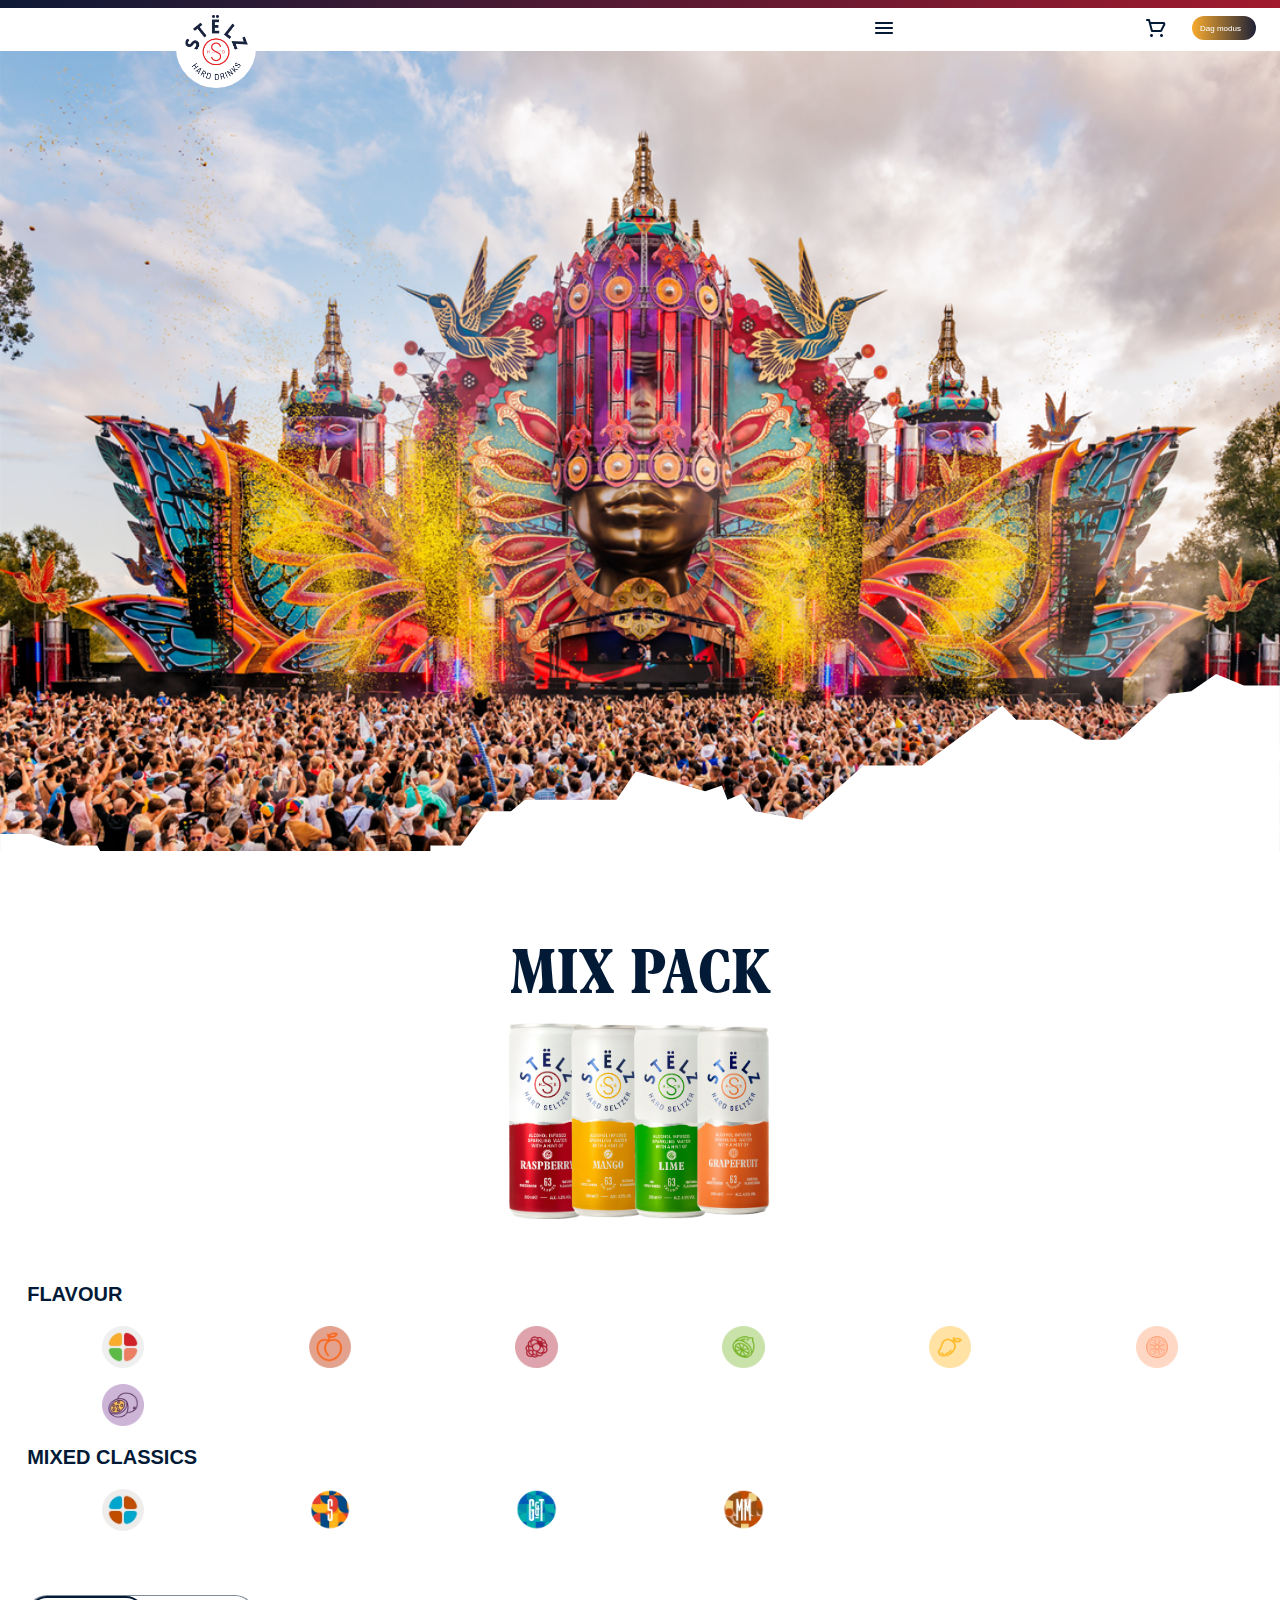
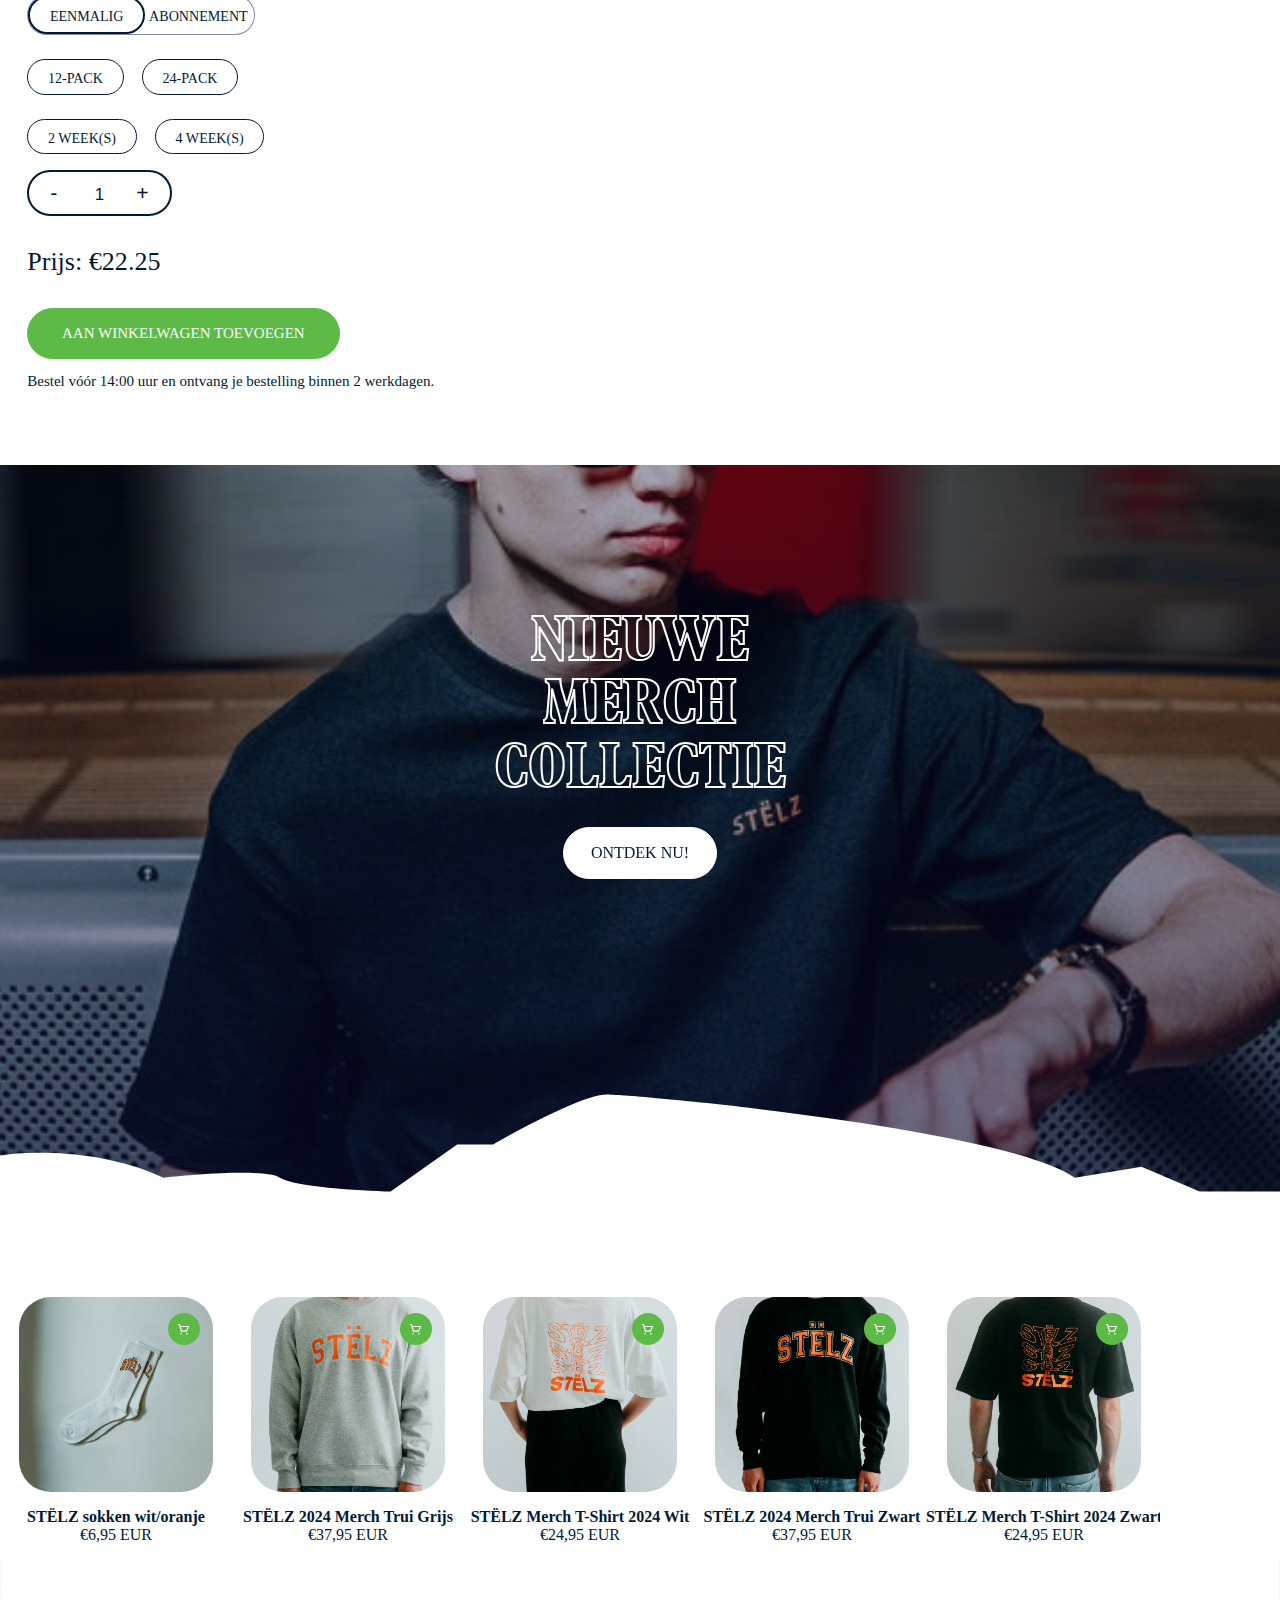
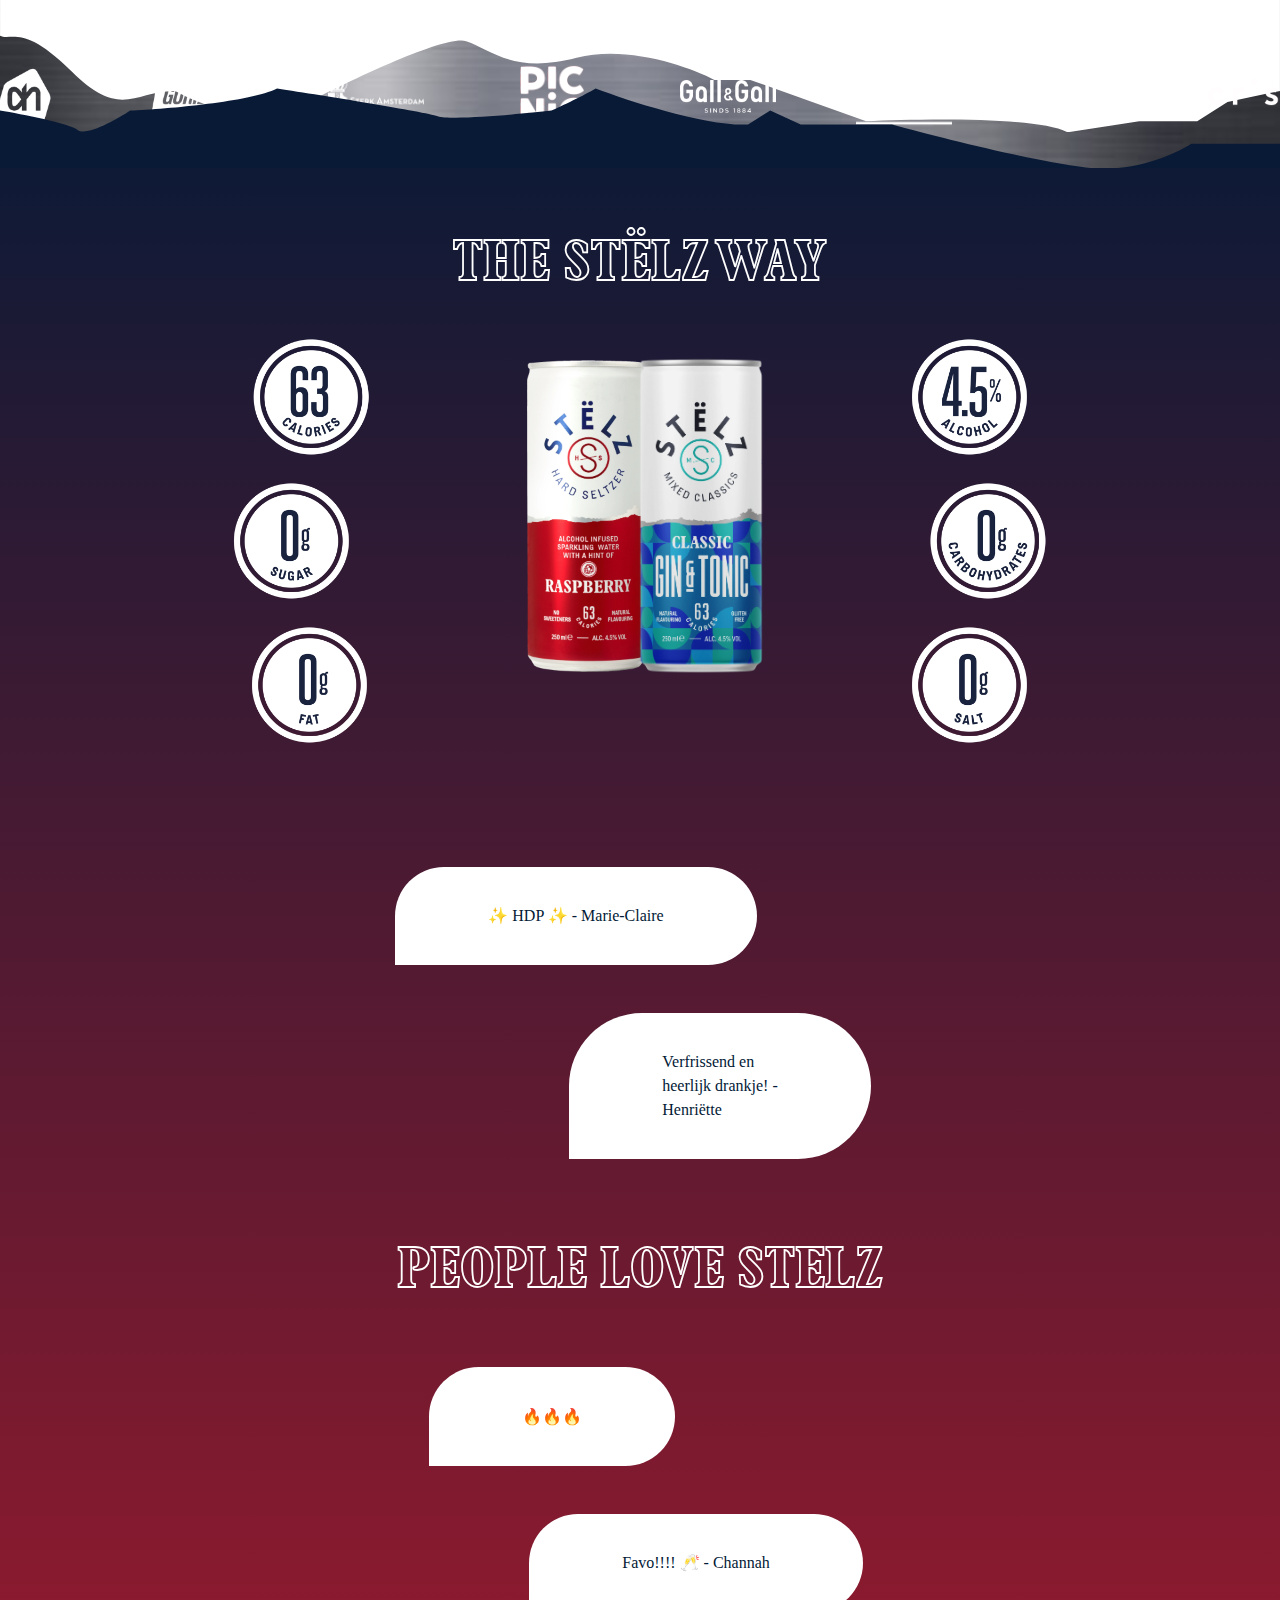
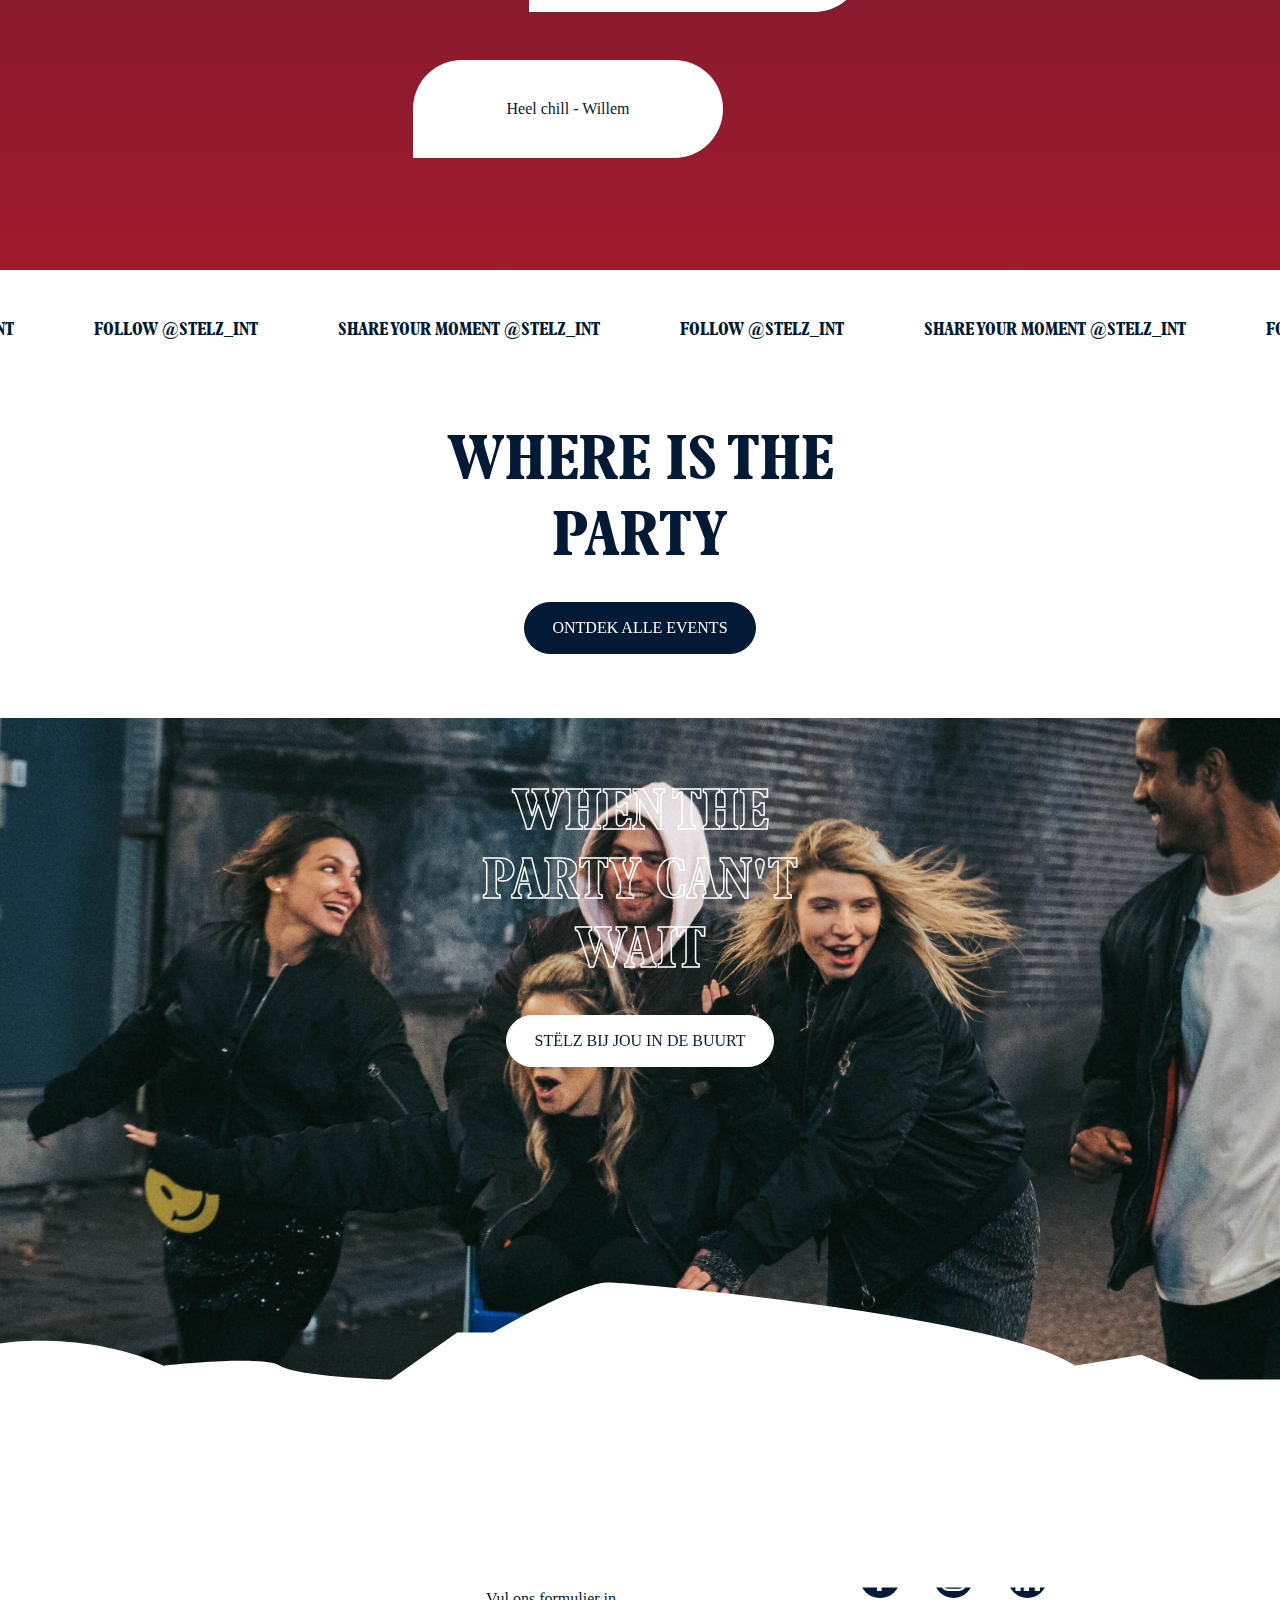
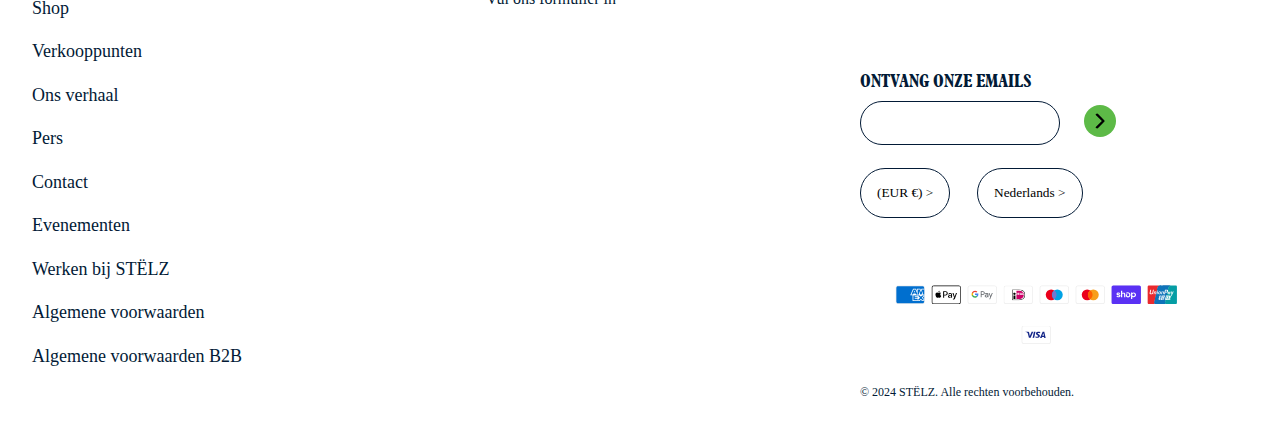
<file: index.html>
<!DOCTYPE html>
<html lang="nl">

<head>
	<meta charset="UTF-8">
	<meta name="author" content="Elin">
	<meta name="viewport" content="width=device-width, initial-scale=1.0">
	<title>STËLZ Hard Seltzer</title>
	<link href="styles/style.css" rel="stylesheet">
</head>

<body>
	<header>
		<nav>
			<ul>
				<li>
					<svg width="24" height="24" viewBox="0 0 24 24" fill="none" xmlns="http://www.w3.org/2000/svg">
						<path d="M20.05 11H3.95C3.42533 11 3 11.4253 3 11.95V12.05C3 12.5747 3.42533 13 3.95 13H20.05C20.5747 13 21 12.5747 21 12.05V11.95C21 11.4253 20.5747 11 20.05 11Z" fill="#031a36"></path>
						<path d="M20.05 16H3.95C3.42533 16 3 16.4253 3 16.95V17.05C3 17.5747 3.42533 18 3.95 18H20.05C20.5747 18 21 17.5747 21 17.05V16.95C21 16.4253 20.5747 16 20.05 16Z" fill="#031a36"></path>
						<path d="M20.05 6H3.95C3.42533 6 3 6.42533 3 6.95V7.05C3 7.57467 3.42533 8 3.95 8H20.05C20.5747 8 21 7.57467 21 7.05V6.95C21 6.42533 20.5747 6 20.05 6Z" fill="#031a36"></path>
						</svg>
				</li>
				<li>
					<a href="index.html"><img src="images/Stelz_Hard_drinks_logo_Main_1.png" alt="Stelz Logo"></a>
				</li>
				<li>
					<svg width="19" height="19" viewBox="0 0 19 19" fill="none" xmlns="http://www.w3.org/2000/svg">
						<path
							d="M16.6883 5.54164C16.5515 5.30463 16.3556 5.10712 16.1197 4.96837C15.8838 4.82963 15.616 4.75438 15.3424 4.74998H5.20908L4.74992 2.96081C4.70353 2.7881 4.60002 2.63618 4.45627 2.5298C4.31252 2.42343 4.13698 2.36885 3.95825 2.37498H2.37492C2.16496 2.37498 1.96359 2.45838 1.81513 2.60685C1.66666 2.75532 1.58325 2.95668 1.58325 3.16664C1.58325 3.37661 1.66666 3.57797 1.81513 3.72644C1.96359 3.8749 2.16496 3.95831 2.37492 3.95831H3.35659L5.54158 12.0808C5.58798 12.2535 5.69148 12.4054 5.83523 12.5118C5.97899 12.6182 6.15452 12.6728 6.33325 12.6666H13.4583C13.6044 12.6662 13.7477 12.6253 13.872 12.5484C13.9964 12.4716 14.097 12.3618 14.1628 12.2312L16.7595 7.03789C16.872 6.80199 16.9244 6.54189 16.912 6.28081C16.8996 6.01973 16.8227 5.76579 16.6883 5.54164ZM12.9674 11.0833H6.93492L5.6445 6.33331H15.3424L12.9674 11.0833Z"
							fill="#031A36"></path>
						<path
							d="M5.9375 16.625C6.59334 16.625 7.125 16.0933 7.125 15.4375C7.125 14.7817 6.59334 14.25 5.9375 14.25C5.28166 14.25 4.75 14.7817 4.75 15.4375C4.75 16.0933 5.28166 16.625 5.9375 16.625Z"
							fill="#031A36"></path>
						<path
							d="M13.8542 16.625C14.5101 16.625 15.0417 16.0933 15.0417 15.4375C15.0417 14.7817 14.5101 14.25 13.8542 14.25C13.1984 14.25 12.6667 14.7817 12.6667 15.4375C12.6667 16.0933 13.1984 16.625 13.8542 16.625Z"
							fill="#031A36"></path>
					</svg>
				</li>
				<li>
					<button>Dag modus</button>
				</li>
			</ul>
			<ul aria-hidden="true">
				<li><a href="index.html">Home</a></li>
				<li><a href="onsverhaal.html">Ons Verhaal</a></li>
				<li><a href="index.html">Winkelmand</a></li>
				<li><a href="index.html">Contact</a></li>
			</ul>
		</nav>
	</header>

	<main>
		<section>
			<h1>RETHINK <br>YOUR <br>DRINKS</h1>
			<svg width="231" height="49" viewBox="0 0 231 49" fill="none" xmlns="http://www.w3.org/2000/svg">
				<path
					d="M5.51193 28.8842H0V39.2V49H231V2.06316H224.486L219.475 0L214.965 3.09474L210.957 3.61053L201.937 11.8632H195.924L189.911 8.25263H183.397L180.892 5.67368L166.36 16.5053H155.837L144.813 26.3053L136.295 24.7579L133.79 21.6632L131.284 22.6947L130.282 20.1158L127.275 21.1474L114.748 17.5368L111.241 22.6947H107.733H104.226H100.718H94.705L92.1996 24.7579H87.6898L83.18 30.9474H77.6681V35.5895H74.1605L67.1453 39.7158H60.6312L59.128 41.7789H50.6095L48.1041 44.8737L43.0933 41.7789L39.5857 44.8737L33.5727 41.7789L29.564 43.3263L25.0542 39.7158L20.0434 35.5895L17.538 30.9474H11.5249L5.51193 28.8842Z"
					fill="white" />
			</svg>
			<svg width="230" height="53" viewBox="0 0 230 53" fill="none" xmlns="http://www.w3.org/2000/svg"
				xmlns:xlink="http://www.w3.org/1999/xlink">
				<path fill-rule="evenodd" clip-rule="evenodd"
					d="M221.044 0L225.667 2.61073H230V53H0V27.7463L4.94327 28.3046L8.05207 27.7779L11.5987 30.3531L17.0945 31.3689L22.5114 36.8754H29.8078L35.24 38.3815L40.9542 37.8974L45.4556 34.3384L50.2698 34.8278L51.2706 32.7929L61.0087 34.356H65.7719L72.6573 29.5103L73.6312 32.9753L86.9903 21.8201L91.117 20.247H103.669L106.975 21.2074L117.32 13.6964H129.549L132.043 15.7248L145.145 16.7114L152.562 13.1925H162.965L167.922 10.673H174.109L175.1 7.14576H179.713L183.846 2.41834L189.557 7.16767L193.69 7.69294L194.668 10.673H196.123L205.068 3.60097L209.925 4.09477L210.899 2.61073H217.449L221.044 0ZM222.805 51.9922H219.336H217.353H212.396H205.952H200.995H197.525H193.064H188.107H183.646H179.185H176.211H174.483H169.03H163.818H152.417H144.486H134.077H129.549H117.719H109.788H104.336H93.9261H88.4735H73.1071H72.1157H65.7719H61.7062H51.2706H50.2698H45.4556H40.9542H35.24H29.4864H22.051H16.1028H11.5987H9.16312H6.68467H3.96552H0.991379H229.009H227.762H226.771H222.805Z"
					fill="url(#pattern0_29_35)" />
				<defs>
					<pattern id="pattern0_29_35" patternContentUnits="objectBoundingBox" width="1" height="1">
						<use xlink:href="#image0_29_35" transform="matrix(0.00222222 0 0 0.00964361 0 -1.66981)" />
					</pattern>
				</defs>
			</svg>
			<svg width="955" height="3051" viewBox="0 0 955 3051" class="blue__light" fill="none" xmlns="http://www.w3.org/2000/svg">
				<g filter="url(#filter0_f_627_7419)">
				<path d="M50.9669 50.0496L1366.19 2834.63L931.671 3000.99L50.9669 50.0496Z" fill="#3B679C" fill-opacity="0.24"></path>
				</g>
				<defs>
				<filter id="filter0_f_627_7419" x="0.966797" y="0.0496826" width="1415.23" height="3050.94" filterUnits="userSpaceOnUse" color-interpolation-filters="sRGB">
				<feFlood flood-opacity="0" result="BackgroundImageFix"></feFlood>
				<feBlend mode="normal" in="SourceGraphic" in2="BackgroundImageFix" result="shape"></feBlend>
				<feGaussianBlur stdDeviation="25" result="effect1_foregroundBlur_627_7419"></feGaussianBlur>
				</filter>
				</defs>
				</svg>

			<svg width="1440" height="2426" viewBox="0 0 1440 2426" class="pink__light" fill="none" xmlns="http://www.w3.org/2000/svg">
					<g filter="url(#filter0_f_554_4276)">
					<path d="M1452.64 50.6774L-340.196 2375.74L-684.985 2063.33L1452.64 50.6774Z" fill="#FA545E" fill-opacity="0.35"></path>
					</g>
					<defs>
					<filter id="filter0_f_554_4276" x="-734.985" y="0.677368" width="2237.63" height="2425.07" filterUnits="userSpaceOnUse" color-interpolation-filters="sRGB">
					<feFlood flood-opacity="0" result="BackgroundImageFix"></feFlood>
					<feBlend mode="normal" in="SourceGraphic" in2="BackgroundImageFix" result="shape"></feBlend>
					<feGaussianBlur stdDeviation="25" result="effect1_foregroundBlur_554_4276"></feGaussianBlur>
					</filter>
					</defs>
				</svg>


		</section>

		<section>
			<article>
				<h2>MIX PACK</h2>
				<ul>
					<li><img src="images/cans/raspberry.webp" alt="raspberry can"></li>
					<li><img src="images/cans/mango.webp" alt="mango can"></li>
					<li><img src="images/cans/lime.webp" alt="lime can"></li>
					<li><img src="images/cans/grapefruit.webp" alt="grapefruit can"></li>
				</ul>
			</article>

			<article>
				<h3>FLAVOUR </h3>
				<ul>
					<li><img src="images/flavor_buttons/Group_76_3x_91789a8c-db6d-4bcd-ba52-9e38e48d2fab.avif"
							alt="mix pack icon" class="flavor-icon" data-flavor="mix"></li>
					<li><img src="images/flavor_buttons/peach_icon_rondje_v2.avif" alt="peach icon" class="flavor-icon"
							data-flavor="peach"></li>
					<li><img src="images/flavor_buttons/button_raspberry_3x_12d542c7-116f-40b2-b41d-ddaeb57f4de9.avif"
							alt="raspberry icon" class="flavor-icon" data-flavor="raspberry"></li>
					<li><img src="images/flavor_buttons/button_lime_3x_1be68d8a-53cb-445d-9d3a-54f98c9b2a0c.avif"
							alt="lime icon" class="flavor-icon" data-flavor="lime"></li>
					<li><img src="images/flavor_buttons/button_mango_3x_962b347a-c94e-4106-a255-100151bcc974.avif"
							alt="mango icon" class="flavor-icon" data-flavor="mango"></li>
					<li><img src="images/flavor_buttons/button_grapefruit_3x_8399afa0-b25f-4639-b5ca-1ccdfb3d2c96.avif"
							alt="grapefruit icon" class="flavor-icon" data-flavor="grapefruit"></li>
					<li><img src="images/flavor_buttons/Icon-passievrucht-min_3.avif" alt="passievrucht icon"
							class="flavor-icon" data-flavor="passionfruit"></li>
				</ul>



				<h3>MIXED CLASSICS</h3>
				<ul>
					<li><img src="images/flavor_buttons/gin_mos_rondje.avif" alt="mix pack icon" class="flavor-icon"
							data-flavor="mixpack"></li>
					<li><img src="images/flavor_buttons/Icon-SPRITZ.avif" alt="spritz icon" class="flavor-icon"
							data-flavor="spritz"></li>
					<li><img src="images/flavor_buttons/rondjes_Cocktails_site_G_T_1.avif" alt="gin & tonic icon"
							class="flavor-icon" data-flavor="gintonic"></li>
					<li><img src="images/flavor_buttons/rondjes_Cocktails_site_MM_1.avif" alt="moscow mule icon"
							class="flavor-icon" data-flavor="moscowmule"></li>
				</ul>
			</article>

			<article>
				<form>
					<fieldset>
						<label>
							<input type="radio" name="purchaseType" value="single" checked> EENMALIG
						</label>
						<label>
							<input type="radio" name="purchaseType" value="subscription"> ABONNEMENT
						</label>
					</fieldset>

					<fieldset>
						<label>
							<input type="radio" name="packSize" value="12-pack" checked> 12-PACK
						</label>
						<label>
							<input type="radio" name="packSize" value="24-pack"> 24-PACK
						</label>
					</fieldset>

					<fieldset>
						<label>
							<input type="radio" name="subscriptionFrequency" value="2-weeks" checked> 2 WEEK(S)
						</label>
						<label>
							<input type="radio" name="subscriptionFrequency" value="4-weeks"> 4 WEEK(S)
						</label>
					</fieldset>

					<fieldset>
						<button type="button">-</button>
						<input type="number" name="quantity" value="1" min="1" required readonly>
						<button type="button">+</button>
					</fieldset>

					<p>Prijs: <span>€22,25</span></p>
					<audio src="audio/winkelmand_audio.mp3" preload="auto"></audio>
					<fieldset>
					<button type="button" onclick="showPopup()">AAN WINKELWAGEN TOEVOEGEN</button>
				</fieldset>

				</form>
				<p>Bestel vóór 14:00 uur en ontvang je bestelling binnen 2 werkdagen.</p>
			</article>
		</section>
			<section>
				<article>
					<p>Artikel toegevoegd aan winkelwagen!</p>
					<button onclick="viewCart()">Winkelwagen bekijken</button>
					<button onclick="checkout()">Afrekenen</button>
					<button onclick="closePopup()">Terugkeren naar winkel</button>
					<button onclick="closePopup()" style="float: right;">&times;</button>
				</article>
			</section>
		


		<section>
			<article>
				<h2>NIEUWE <br> MERCH <br> COLLECTIE</h2>
				<a href="index.html">ONTDEK NU!</a>
				<svg width="200" height="55" viewBox="0 0 231 55" fill="none" xmlns="http://www.w3.org/2000/svg">
					<path
						d="M29.5 15C18.3 9.80002 5.16667 10.1667 0 11V55H231V17.5H216.5L206 13L194 15C181 6.00003 114.5 0 109.5 0C105.5 0 94.1667 6 89 9H82.5L70.5 17.5C64.8333 17.3333 52.9 16.6 50.5 15C48.1 13.4 35.5 14.3334 29.5 15Z"
						fill="white" />
				</svg>
			</article>
		</section>
		<section>
			<article>
				<ul>
					<li><img src="images/merch/ConvertOut-Resized-Sokken.jpeg" alt="merchandise sokken">
						<h4>STËLZ sokken wit/oranje</h4>
						<p>€6,95 EUR</p>
						<svg width="44" height="44" viewBox="0 0 44 44" fill="none" xmlns="http://www.w3.org/2000/svg">
							<rect width="44" height="44" rx="22" fill="#5DBA47" />
							<path
								d="M28.6885 18.5416C28.5517 18.3046 28.3558 18.1071 28.12 17.9684C27.8841 17.8296 27.6163 17.7544 27.3427 17.75H17.2093L16.7502 15.9608C16.7038 15.7881 16.6003 15.6362 16.4565 15.5298C16.3128 15.4234 16.1372 15.3689 15.9585 15.375H14.3752C14.1652 15.375 13.9638 15.4584 13.8154 15.6068C13.6669 15.7553 13.5835 15.9567 13.5835 16.1666C13.5835 16.3766 13.6669 16.578 13.8154 16.7264C13.9638 16.8749 14.1652 16.9583 14.3752 16.9583H15.3568L17.5418 25.0808C17.5882 25.2535 17.6917 25.4054 17.8355 25.5118C17.9792 25.6182 18.1548 25.6728 18.3335 25.6666H25.4585C25.6047 25.6662 25.7479 25.6253 25.8723 25.5484C25.9966 25.4716 26.0973 25.3618 26.1631 25.2312L28.7597 20.0379C28.8723 19.802 28.9247 19.5419 28.9123 19.2808C28.8998 19.0197 28.8229 18.7658 28.6885 18.5416ZM24.9677 24.0833H18.9352L17.6447 19.3333H27.3427L24.9677 24.0833Z"
								fill="white" />
							<path
								d="M17.9375 29.625C18.5933 29.625 19.125 29.0933 19.125 28.4375C19.125 27.7817 18.5933 27.25 17.9375 27.25C17.2817 27.25 16.75 27.7817 16.75 28.4375C16.75 29.0933 17.2817 29.625 17.9375 29.625Z"
								fill="white" />
							<path
								d="M25.854 29.625C26.5098 29.625 27.0415 29.0933 27.0415 28.4375C27.0415 27.7817 26.5098 27.25 25.854 27.25C25.1982 27.25 24.6665 27.7817 24.6665 28.4375C24.6665 29.0933 25.1982 29.625 25.854 29.625Z"
								fill="white" />
						</svg>
					</li>
					<li><img src="images/merch/ConvertOut-Resized-Matta_trui_grijs_voor.jpeg" alt="merchandise sokken">
						<h4>STËLZ 2024 Merch Trui Grijs</h4>
						<p>€37,95 EUR</p>
						<svg width="44" height="44" viewBox="0 0 44 44" fill="none" xmlns="http://www.w3.org/2000/svg">
							<rect width="44" height="44" rx="22" fill="#5DBA47" />
							<path
								d="M28.6885 18.5416C28.5517 18.3046 28.3558 18.1071 28.12 17.9684C27.8841 17.8296 27.6163 17.7544 27.3427 17.75H17.2093L16.7502 15.9608C16.7038 15.7881 16.6003 15.6362 16.4565 15.5298C16.3128 15.4234 16.1372 15.3689 15.9585 15.375H14.3752C14.1652 15.375 13.9638 15.4584 13.8154 15.6068C13.6669 15.7553 13.5835 15.9567 13.5835 16.1666C13.5835 16.3766 13.6669 16.578 13.8154 16.7264C13.9638 16.8749 14.1652 16.9583 14.3752 16.9583H15.3568L17.5418 25.0808C17.5882 25.2535 17.6917 25.4054 17.8355 25.5118C17.9792 25.6182 18.1548 25.6728 18.3335 25.6666H25.4585C25.6047 25.6662 25.7479 25.6253 25.8723 25.5484C25.9966 25.4716 26.0973 25.3618 26.1631 25.2312L28.7597 20.0379C28.8723 19.802 28.9247 19.5419 28.9123 19.2808C28.8998 19.0197 28.8229 18.7658 28.6885 18.5416ZM24.9677 24.0833H18.9352L17.6447 19.3333H27.3427L24.9677 24.0833Z"
								fill="white" />
							<path
								d="M17.9375 29.625C18.5933 29.625 19.125 29.0933 19.125 28.4375C19.125 27.7817 18.5933 27.25 17.9375 27.25C17.2817 27.25 16.75 27.7817 16.75 28.4375C16.75 29.0933 17.2817 29.625 17.9375 29.625Z"
								fill="white" />
							<path
								d="M25.854 29.625C26.5098 29.625 27.0415 29.0933 27.0415 28.4375C27.0415 27.7817 26.5098 27.25 25.854 27.25C25.1982 27.25 24.6665 27.7817 24.6665 28.4375C24.6665 29.0933 25.1982 29.625 25.854 29.625Z"
								fill="white" />
						</svg>
					</li>
					<li><img src="images/merch/ConvertOut-Resized-Quin_shirt_wit_achter.jpeg" alt="merchandise sokken">
						<h4>STËLZ Merch T-Shirt 2024 Wit</h4>
						<p>€24,95 EUR</p>
						<svg width="44" height="44" viewBox="0 0 44 44" fill="none" xmlns="http://www.w3.org/2000/svg">
							<rect width="44" height="44" rx="22" fill="#5DBA47" />
							<path
								d="M28.6885 18.5416C28.5517 18.3046 28.3558 18.1071 28.12 17.9684C27.8841 17.8296 27.6163 17.7544 27.3427 17.75H17.2093L16.7502 15.9608C16.7038 15.7881 16.6003 15.6362 16.4565 15.5298C16.3128 15.4234 16.1372 15.3689 15.9585 15.375H14.3752C14.1652 15.375 13.9638 15.4584 13.8154 15.6068C13.6669 15.7553 13.5835 15.9567 13.5835 16.1666C13.5835 16.3766 13.6669 16.578 13.8154 16.7264C13.9638 16.8749 14.1652 16.9583 14.3752 16.9583H15.3568L17.5418 25.0808C17.5882 25.2535 17.6917 25.4054 17.8355 25.5118C17.9792 25.6182 18.1548 25.6728 18.3335 25.6666H25.4585C25.6047 25.6662 25.7479 25.6253 25.8723 25.5484C25.9966 25.4716 26.0973 25.3618 26.1631 25.2312L28.7597 20.0379C28.8723 19.802 28.9247 19.5419 28.9123 19.2808C28.8998 19.0197 28.8229 18.7658 28.6885 18.5416ZM24.9677 24.0833H18.9352L17.6447 19.3333H27.3427L24.9677 24.0833Z"
								fill="white" />
							<path
								d="M17.9375 29.625C18.5933 29.625 19.125 29.0933 19.125 28.4375C19.125 27.7817 18.5933 27.25 17.9375 27.25C17.2817 27.25 16.75 27.7817 16.75 28.4375C16.75 29.0933 17.2817 29.625 17.9375 29.625Z"
								fill="white" />
							<path
								d="M25.854 29.625C26.5098 29.625 27.0415 29.0933 27.0415 28.4375C27.0415 27.7817 26.5098 27.25 25.854 27.25C25.1982 27.25 24.6665 27.7817 24.6665 28.4375C24.6665 29.0933 25.1982 29.625 25.854 29.625Z"
								fill="white" />
						</svg>
					</li>
					<li><img src="images/merch/ConvertOut-Resized-Matta_trui_zwart_voor.jpeg" alt="merchandise sokken">
						<h4>STËLZ 2024 Merch Trui Zwart</h4>
						<p>€37,95 EUR</p>
						<svg width="44" height="44" viewBox="0 0 44 44" fill="none" xmlns="http://www.w3.org/2000/svg">
							<rect width="44" height="44" rx="22" fill="#5DBA47" />
							<path
								d="M28.6885 18.5416C28.5517 18.3046 28.3558 18.1071 28.12 17.9684C27.8841 17.8296 27.6163 17.7544 27.3427 17.75H17.2093L16.7502 15.9608C16.7038 15.7881 16.6003 15.6362 16.4565 15.5298C16.3128 15.4234 16.1372 15.3689 15.9585 15.375H14.3752C14.1652 15.375 13.9638 15.4584 13.8154 15.6068C13.6669 15.7553 13.5835 15.9567 13.5835 16.1666C13.5835 16.3766 13.6669 16.578 13.8154 16.7264C13.9638 16.8749 14.1652 16.9583 14.3752 16.9583H15.3568L17.5418 25.0808C17.5882 25.2535 17.6917 25.4054 17.8355 25.5118C17.9792 25.6182 18.1548 25.6728 18.3335 25.6666H25.4585C25.6047 25.6662 25.7479 25.6253 25.8723 25.5484C25.9966 25.4716 26.0973 25.3618 26.1631 25.2312L28.7597 20.0379C28.8723 19.802 28.9247 19.5419 28.9123 19.2808C28.8998 19.0197 28.8229 18.7658 28.6885 18.5416ZM24.9677 24.0833H18.9352L17.6447 19.3333H27.3427L24.9677 24.0833Z"
								fill="white" />
							<path
								d="M17.9375 29.625C18.5933 29.625 19.125 29.0933 19.125 28.4375C19.125 27.7817 18.5933 27.25 17.9375 27.25C17.2817 27.25 16.75 27.7817 16.75 28.4375C16.75 29.0933 17.2817 29.625 17.9375 29.625Z"
								fill="white" />
							<path
								d="M25.854 29.625C26.5098 29.625 27.0415 29.0933 27.0415 28.4375C27.0415 27.7817 26.5098 27.25 25.854 27.25C25.1982 27.25 24.6665 27.7817 24.6665 28.4375C24.6665 29.0933 25.1982 29.625 25.854 29.625Z"
								fill="white" />
						</svg>
					</li>
					<li><img src="images/merch/ConvertOut-Resized-Matta_shirt_zwart_achter.jpeg"
							alt="merchandise sokken">
						<h4>STËLZ Merch T-Shirt 2024 Zwart</h4>
						<p>€24,95 EUR</p>
						<svg width="44" height="44" viewBox="0 0 44 44" fill="none" xmlns="http://www.w3.org/2000/svg">
							<rect width="44" height="44" rx="22" fill="#5DBA47" />
							<path
								d="M28.6885 18.5416C28.5517 18.3046 28.3558 18.1071 28.12 17.9684C27.8841 17.8296 27.6163 17.7544 27.3427 17.75H17.2093L16.7502 15.9608C16.7038 15.7881 16.6003 15.6362 16.4565 15.5298C16.3128 15.4234 16.1372 15.3689 15.9585 15.375H14.3752C14.1652 15.375 13.9638 15.4584 13.8154 15.6068C13.6669 15.7553 13.5835 15.9567 13.5835 16.1666C13.5835 16.3766 13.6669 16.578 13.8154 16.7264C13.9638 16.8749 14.1652 16.9583 14.3752 16.9583H15.3568L17.5418 25.0808C17.5882 25.2535 17.6917 25.4054 17.8355 25.5118C17.9792 25.6182 18.1548 25.6728 18.3335 25.6666H25.4585C25.6047 25.6662 25.7479 25.6253 25.8723 25.5484C25.9966 25.4716 26.0973 25.3618 26.1631 25.2312L28.7597 20.0379C28.8723 19.802 28.9247 19.5419 28.9123 19.2808C28.8998 19.0197 28.8229 18.7658 28.6885 18.5416ZM24.9677 24.0833H18.9352L17.6447 19.3333H27.3427L24.9677 24.0833Z"
								fill="white" />
							<path
								d="M17.9375 29.625C18.5933 29.625 19.125 29.0933 19.125 28.4375C19.125 27.7817 18.5933 27.25 17.9375 27.25C17.2817 27.25 16.75 27.7817 16.75 28.4375C16.75 29.0933 17.2817 29.625 17.9375 29.625Z"
								fill="white" />
							<path
								d="M25.854 29.625C26.5098 29.625 27.0415 29.0933 27.0415 28.4375C27.0415 27.7817 26.5098 27.25 25.854 27.25C25.1982 27.25 24.6665 27.7817 24.6665 28.4375C24.6665 29.0933 25.1982 29.625 25.854 29.625Z"
								fill="white" />
						</svg>
					</li>
				</ul>
			</article>
		</section>
		<section>
			<article>
				<svg width="232" height="47" viewBox="0 0 232 47" fill="none" xmlns="http://www.w3.org/2000/svg">
					<path
						d="M13 36C4.2 27.2 2 30.5 0 29.5V0H232V39.5L222.5 41.5L217 45H206.5L193.5 47C188.3 44.2 167 44.5 157 45L136 37.5H129.5C125 35.1667 113.7 31.1 104.5 33.5C93 36.5 89 32 84.5 30.5C80.9 29.3 64 37.3334 56 41.5C39.5 46 33 39.5 31.5 39.5C24.5 39.5 21.8 44.8 13 36Z"
						fill="white" />
				</svg>
				<ul>
					<li><img src="images/logo_icons/ah.png" alt="Albert Heijn Logo"></li>
					<li><img src="images/logo_icons/gorillas.png" alt="Gorillas Logo"></li>
					<li><img src="images/logo_icons/sterk_amsterdam.png" alt="Sterk Amsterdam Logo"></li>
					<li><img src="images/logo_icons/picnic.png" alt="Picnic Logo"></li>
					<li><img src="images/logo_icons/gall_gall.png" alt="Gall en Gall Logo"></li>
					<li><img src="images/logo_icons/stach.png" alt="Stach Logo"></li>
					<li><img src="images/logo_icons/jumbo.png" alt="Jumbo Logo"></li>
					<li><img src="images/logo_icons/crisp.png" alt="Crisp Logo"></li>
					<li><img src="images/logo_icons/ah.png" alt="Albert Heijn Logo"></li>
					<li><img src="images/logo_icons/gorillas.png" alt="Gorillas Logo"></li>
					<li><img src="images/logo_icons/sterk_amsterdam.png" alt="Sterk Amsterdam Logo"></li>
					<li><img src="images/logo_icons/picnic.png" alt="Picnic Logo"></li>
					<li><img src="images/logo_icons/gall_gall.png" alt="Gall en Gall Logo"></li>
					<li><img src="images/logo_icons/stach.png" alt="Stach Logo"></li>
					<li><img src="images/logo_icons/jumbo.png" alt="Jumbo Logo"></li>
					<li><img src="images/logo_icons/crisp.png" alt="Crisp Logo"></li>
					<li><img src="images/logo_icons/ah.png" alt="Albert Heijn Logo"></li>
					<li><img src="images/logo_icons/gorillas.png" alt="Gorillas Logo"></li>
					<li><img src="images/logo_icons/sterk_amsterdam.png" alt="Sterk Amsterdam Logo"></li>
					<li><img src="images/logo_icons/picnic.png" alt="Picnic Logo"></li>
					<li><img src="images/logo_icons/gall_gall.png" alt="Gall en Gall Logo"></li>
					<li><img src="images/logo_icons/stach.png" alt="Stach Logo"></li>
					<li><img src="images/logo_icons/jumbo.png" alt="Jumbo Logo"></li>
					<li><img src="images/logo_icons/crisp.png" alt="Crisp Logo"></li>
				</ul>
				<svg width="200" height="22" viewBox="0 0 231 22" fill="none" xmlns="http://www.w3.org/2000/svg">
					<path
						d="M14 7.5C12.4 6.3 4 4.66667 0 4V21.5H231V10H215C213 11.3333 207.3 14.1 200.5 14.5C193.7 14.9 171.333 9.33333 161 6.5H144.5L139 4L135 6.5C127.8 6.9 113.667 2.33333 107.5 0C105.5 1.2 101.333 3.16667 99.5 4C93.6667 4.66667 81.4 5.8 79 5C76.6 4.2 58.6667 1.33333 50 0C45.2 2.4 30.3333 3.66667 23.5 4C21 5.66667 15.6 8.7 14 7.5Z"
						fill="#091A36" />
				</svg>
			</article>
		</section>
		<section>
			<article>
				<h2>THE STËLZ WAY</h2>
				<ul>
					<li><img src="images/cans/raspberry.webp" alt="Stëlz Raspberry Can"></li>
					<li><img src="images/cans/gintonic.webp" alt="Stëlz Gin & Tonic Can"></li>
				</ul>
			</article>
			<article>
				<ul>
				<li><img src="images/transparant_icons/Stelz_icons_transparant_links_1.png" alt="63 Calories Label"></li>
				<li><img src="images/transparant_icons/Stelz_icons_transparant_rechts_1.png" alt="4,5% Alcohol Label"></li>
				</ul>
				<ul>
				<li><img src="images/transparant_icons/Stelz_icons_transparant_links_2.png" alt="0g Sugar Label"></li>
				<li><img src="images/transparant_icons/Stelz_icons_transparant_rechts_2.png" alt="0 Carbohydrates Label"></li>
			</ul>
			<ul>
				<li><img src="images/transparant_icons/Stelz_icons_transparant_links_3.png" alt="0g Fat Label"></li>
				<li><img src="images/transparant_icons/Stelz_icons_transparant_rechts_3.png" alt="0g Salt Label"></li>
				</ul>
			</article> 
			<article>
				<ul>
					<li>
						<p>✨ HDP ✨ - Marie-Claire</p>
					</li>
					<li>
						<p>Verfrissend en <br> heerlijk drankje! - <br> Henriëtte</p>
					</li>
				</ul>
				<h2>PEOPLE LOVE STELZ</h2>
				<ul>
					<li>
						<p>🔥🔥🔥</p>
					</li>
					<li>
						<p>Favo!!!! 🥂 - Channah</p>
					</li>
					<li>
						<p>Heel chill - Willem</p>
					</li>
				</ul>
			</article>
		</section>
		<section>
			<article>
				<ul>
					<li>
						<p>FOLLOW @STELZ_INT</p>
					</li>
					<li>
						<p>SHARE YOUR MOMENT @STELZ_INT</p>
					</li>
					<li>
						<p>FOLLOW @STELZ_INT</p>
					</li>
					<li>
						<p>SHARE YOUR MOMENT @STELZ_INT</p>
					</li>
					<li>
						<p>FOLLOW @STELZ_INT</p>
					</li>
					<li>
						<p>SHARE YOUR MOMENT @STELZ_INT</p>
					</li>
					<li>
						<p>FOLLOW @STELZ_INT</p>
					</li>
					<li>
						<p>SHARE YOUR MOMENT @STELZ_INT</p>
					</li>
				</ul>
			</article>
			<article>
				<h2>WHERE IS THE <br> PARTY</h2>
				<a href="index.html">ONTDEK ALLE EVENTS</a>
			</article>
		</section>
		<section>
			<article>
				<h2>WHEN THE<br>PARTY CAN'T<br>WAIT</h2>
				<a href="index.html">STËLZ BIJ JOU IN DE BUURT</a>
				<svg width="200" height="55" viewBox="0 0 231 55" fill="none" xmlns="http://www.w3.org/2000/svg">
					<path
						d="M29.5 15C18.3 9.80002 5.16667 10.1667 0 11V55H231V17.5H216.5L206 13L194 15C181 6.00003 114.5 0 109.5 0C105.5 0 94.1667 6 89 9H82.5L70.5 17.5C64.8333 17.3333 52.9 16.6 50.5 15C48.1 13.4 35.5 14.3334 29.5 15Z"
						fill="white" />
				</svg>
			</article>
		</section>

		<script src="scripts/script.js"></script>
	</main>

	<footer>
		<section>
			<article>
				<h4>MENU</h4>
				<ul>
					<li><a href="onsverhaal.html">Home</a></li>
					<li><a href="onsverhaal.html">Shop</a></li>
					<li><a href="onsverhaal.html">Verkooppunten</a></li>
					<li><a href="onsverhaal.html">Ons verhaal</a></li>
					<li><a href="onsverhaal.html">Pers</a></li>
					<li><a href="onsverhaal.html">Contact</a></li>
					<li><a href="onsverhaal.html">Evenementen</a></li>
					<li><a href="onsverhaal.html">Werken bij STËLZ</a></li>
					<li><a href="onsverhaal.html">Algemene voorwaarden</a></li>
					<li><a href="onsverhaal.html">Algemene voorwaarden B2B</a></li>
				</ul>
			</article>
			<article>
				<h4>VRAGEN?</h4>
				<ul>
					<li>
						<p>Customer service:</p>
					</li>
					<li><a href="onsverhaal.html">Vul ons formulier in</a></li>
				</ul>
			</article>
			<article>
				<h4>VOLG STËLZ</h4>
				<ul>
					<li><img src="images/social_icons/fb.png" alt="facebook logo"></li>
					<li><img src="images/social_icons/instagram.png" alt="instagram logo"></li>
					<li><img src="images/social_icons/in.png" alt="linkedin logo logo"></li>
				</ul>
				<h4>ONTVANG ONZE EMAILS</h4>
				<form>
					<input type="email" required>
					<svg xmlns="http://www.w3.org/2000/svg" aria-hidden="true" focusable="false" role="presentation"
						viewBox="0 0 284.49 498.98">
						<path
							d="M35 498.98a35 35 0 0 1-24.75-59.75l189.74-189.74L10.25 59.75a35.002 35.002 0 0 1 49.5-49.5l214.49 214.49a35 35 0 0 1 0 49.5L59.75 488.73A34.89 34.89 0 0 1 35 498.98z">
						</path>
					</svg>
				</form>
				<ul>
					<li><button>(EUR €) ></button></li>
					<li><button>Nederlands ></button></li>
				</ul>
				<ul>
					<li><svg class="icon icon--full-color" xmlns="http://www.w3.org/2000/svg" role="img"
							aria-labelledby="pi-american_express" viewBox="0 0 38 24" width="38" height="24">
							<title id="pi-american_express">American Express</title>
							<path fill="#000"
								d="M35 0H3C1.3 0 0 1.3 0 3v18c0 1.7 1.4 3 3 3h32c1.7 0 3-1.3 3-3V3c0-1.7-1.4-3-3-3Z"
								opacity=".07"></path>
							<path fill="#006FCF"
								d="M35 1c1.1 0 2 .9 2 2v18c0 1.1-.9 2-2 2H3c-1.1 0-2-.9-2-2V3c0-1.1.9-2 2-2h32Z"></path>
							<path fill="#FFF"
								d="M22.012 19.936v-8.421L37 11.528v2.326l-1.732 1.852L37 17.573v2.375h-2.766l-1.47-1.622-1.46 1.628-9.292-.02Z">
							</path>
							<path fill="#006FCF"
								d="M23.013 19.012v-6.57h5.572v1.513h-3.768v1.028h3.678v1.488h-3.678v1.01h3.768v1.531h-5.572Z">
							</path>
							<path fill="#006FCF"
								d="m28.557 19.012 3.083-3.289-3.083-3.282h2.386l1.884 2.083 1.89-2.082H37v.051l-3.017 3.23L37 18.92v.093h-2.307l-1.917-2.103-1.898 2.104h-2.321Z">
							</path>
							<path fill="#FFF"
								d="M22.71 4.04h3.614l1.269 2.881V4.04h4.46l.77 2.159.771-2.159H37v8.421H19l3.71-8.421Z">
							</path>
							<path fill="#006FCF"
								d="m23.395 4.955-2.916 6.566h2l.55-1.315h2.98l.55 1.315h2.05l-2.904-6.566h-2.31Zm.25 3.777.875-2.09.873 2.09h-1.748Z">
							</path>
							<path fill="#006FCF"
								d="M28.581 11.52V4.953l2.811.01L32.84 9l1.456-4.046H37v6.565l-1.74.016v-4.51l-1.644 4.494h-1.59L30.35 7.01v4.51h-1.768Z">
							</path>
						</svg></li>
					<li><svg class="icon icon--full-color" version="1.1" xmlns="http://www.w3.org/2000/svg" role="img"
							x="0" y="0" width="38" height="24" viewBox="0 0 165.521 105.965" xml:space="preserve"
							aria-labelledby="pi-apple_pay">
							<title id="pi-apple_pay">Apple Pay</title>
							<path fill="#000"
								d="M150.698 0H14.823c-.566 0-1.133 0-1.698.003-.477.004-.953.009-1.43.022-1.039.028-2.087.09-3.113.274a10.51 10.51 0 0 0-2.958.975 9.932 9.932 0 0 0-4.35 4.35 10.463 10.463 0 0 0-.975 2.96C.113 9.611.052 10.658.024 11.696a70.22 70.22 0 0 0-.022 1.43C0 13.69 0 14.256 0 14.823v76.318c0 .567 0 1.132.002 1.699.003.476.009.953.022 1.43.028 1.036.09 2.084.275 3.11a10.46 10.46 0 0 0 .974 2.96 9.897 9.897 0 0 0 1.83 2.52 9.874 9.874 0 0 0 2.52 1.83c.947.483 1.917.79 2.96.977 1.025.183 2.073.245 3.112.273.477.011.953.017 1.43.02.565.004 1.132.004 1.698.004h135.875c.565 0 1.132 0 1.697-.004.476-.002.952-.009 1.431-.02 1.037-.028 2.085-.09 3.113-.273a10.478 10.478 0 0 0 2.958-.977 9.955 9.955 0 0 0 4.35-4.35c.483-.947.789-1.917.974-2.96.186-1.026.246-2.074.274-3.11.013-.477.02-.954.022-1.43.004-.567.004-1.132.004-1.699V14.824c0-.567 0-1.133-.004-1.699a63.067 63.067 0 0 0-.022-1.429c-.028-1.038-.088-2.085-.274-3.112a10.4 10.4 0 0 0-.974-2.96 9.94 9.94 0 0 0-4.35-4.35A10.52 10.52 0 0 0 156.939.3c-1.028-.185-2.076-.246-3.113-.274a71.417 71.417 0 0 0-1.431-.022C151.83 0 151.263 0 150.698 0z">
							</path>
							<path fill="#FFF"
								d="M150.698 3.532l1.672.003c.452.003.905.008 1.36.02.793.022 1.719.065 2.583.22.75.135 1.38.34 1.984.648a6.392 6.392 0 0 1 2.804 2.807c.306.6.51 1.226.645 1.983.154.854.197 1.783.218 2.58.013.45.019.9.02 1.36.005.557.005 1.113.005 1.671v76.318c0 .558 0 1.114-.004 1.682-.002.45-.008.9-.02 1.35-.022.796-.065 1.725-.221 2.589a6.855 6.855 0 0 1-.645 1.975 6.397 6.397 0 0 1-2.808 2.807c-.6.306-1.228.511-1.971.645-.881.157-1.847.2-2.574.22-.457.01-.912.017-1.379.019-.555.004-1.113.004-1.669.004H14.801c-.55 0-1.1 0-1.66-.004a74.993 74.993 0 0 1-1.35-.018c-.744-.02-1.71-.064-2.584-.22a6.938 6.938 0 0 1-1.986-.65 6.337 6.337 0 0 1-1.622-1.18 6.355 6.355 0 0 1-1.178-1.623 6.935 6.935 0 0 1-.646-1.985c-.156-.863-.2-1.788-.22-2.578a66.088 66.088 0 0 1-.02-1.355l-.003-1.327V14.474l.002-1.325a66.7 66.7 0 0 1 .02-1.357c.022-.792.065-1.717.222-2.587a6.924 6.924 0 0 1 .646-1.981c.304-.598.7-1.144 1.18-1.623a6.386 6.386 0 0 1 1.624-1.18 6.96 6.96 0 0 1 1.98-.646c.865-.155 1.792-.198 2.586-.22.452-.012.905-.017 1.354-.02l1.677-.003h135.875">
							</path>
							<g>
								<g>
									<path fill="#000"
										d="M43.508 35.77c1.404-1.755 2.356-4.112 2.105-6.52-2.054.102-4.56 1.355-6.012 3.112-1.303 1.504-2.456 3.959-2.156 6.266 2.306.2 4.61-1.152 6.063-2.858">
									</path>
									<path fill="#000"
										d="M45.587 39.079c-3.35-.2-6.196 1.9-7.795 1.9-1.6 0-4.049-1.8-6.698-1.751-3.447.05-6.645 2-8.395 5.1-3.598 6.2-.95 15.4 2.55 20.45 1.699 2.5 3.747 5.25 6.445 5.151 2.55-.1 3.549-1.65 6.647-1.65 3.097 0 3.997 1.65 6.696 1.6 2.798-.05 4.548-2.5 6.247-5 1.95-2.85 2.747-5.6 2.797-5.75-.05-.05-5.396-2.101-5.446-8.251-.05-5.15 4.198-7.6 4.398-7.751-2.399-3.548-6.147-3.948-7.447-4.048">
									</path>
								</g>
								<g>
									<path fill="#000"
										d="M78.973 32.11c7.278 0 12.347 5.017 12.347 12.321 0 7.33-5.173 12.373-12.529 12.373h-8.058V69.62h-5.822V32.11h14.062zm-8.24 19.807h6.68c5.07 0 7.954-2.729 7.954-7.46 0-4.73-2.885-7.434-7.928-7.434h-6.706v14.894z">
									</path>
									<path fill="#000"
										d="M92.764 61.847c0-4.809 3.665-7.564 10.423-7.98l7.252-.442v-2.08c0-3.04-2.001-4.704-5.562-4.704-2.938 0-5.07 1.507-5.51 3.82h-5.252c.157-4.86 4.731-8.395 10.918-8.395 6.654 0 10.995 3.483 10.995 8.89v18.663h-5.38v-4.497h-.13c-1.534 2.937-4.914 4.782-8.579 4.782-5.406 0-9.175-3.222-9.175-8.057zm17.675-2.417v-2.106l-6.472.416c-3.64.234-5.536 1.585-5.536 3.95 0 2.288 1.975 3.77 5.068 3.77 3.95 0 6.94-2.522 6.94-6.03z">
									</path>
									<path fill="#000"
										d="M120.975 79.652v-4.496c.364.051 1.247.103 1.715.103 2.573 0 4.029-1.09 4.913-3.899l.52-1.663-9.852-27.293h6.082l6.863 22.146h.13l6.862-22.146h5.927l-10.216 28.67c-2.34 6.577-5.017 8.735-10.683 8.735-.442 0-1.872-.052-2.261-.157z">
									</path>
								</g>
							</g>
						</svg></li>
					<li><svg class="icon icon--full-color" xmlns="http://www.w3.org/2000/svg" role="img"
							viewBox="0 0 38 24" width="38" height="24" aria-labelledby="pi-google_pay">
							<title id="pi-google_pay">Google Pay</title>
							<path d="M35 0H3C1.3 0 0 1.3 0 3v18c0 1.7 1.4 3 3 3h32c1.7 0 3-1.3 3-3V3c0-1.7-1.4-3-3-3z"
								fill="#000" opacity=".07"></path>
							<path d="M35 1c1.1 0 2 .9 2 2v18c0 1.1-.9 2-2 2H3c-1.1 0-2-.9-2-2V3c0-1.1.9-2 2-2h32"
								fill="#FFF"></path>
							<path
								d="M18.093 11.976v3.2h-1.018v-7.9h2.691a2.447 2.447 0 0 1 1.747.692 2.28 2.28 0 0 1 .11 3.224l-.11.116c-.47.447-1.098.69-1.747.674l-1.673-.006zm0-3.732v2.788h1.698c.377.012.741-.135 1.005-.404a1.391 1.391 0 0 0-1.005-2.354l-1.698-.03zm6.484 1.348c.65-.03 1.286.188 1.778.613.445.43.682 1.03.65 1.649v3.334h-.969v-.766h-.049a1.93 1.93 0 0 1-1.673.931 2.17 2.17 0 0 1-1.496-.533 1.667 1.667 0 0 1-.613-1.324 1.606 1.606 0 0 1 .613-1.336 2.746 2.746 0 0 1 1.698-.515c.517-.02 1.03.093 1.49.331v-.208a1.134 1.134 0 0 0-.417-.901 1.416 1.416 0 0 0-.98-.368 1.545 1.545 0 0 0-1.319.717l-.895-.564a2.488 2.488 0 0 1 2.182-1.06zM23.29 13.52a.79.79 0 0 0 .337.662c.223.176.5.269.785.263.429-.001.84-.17 1.146-.472.305-.286.478-.685.478-1.103a2.047 2.047 0 0 0-1.324-.374 1.716 1.716 0 0 0-1.03.294.883.883 0 0 0-.392.73zm9.286-3.75l-3.39 7.79h-1.048l1.281-2.728-2.224-5.062h1.103l1.612 3.885 1.569-3.885h1.097z"
								fill="#5F6368"></path>
							<path
								d="M13.986 11.284c0-.308-.024-.616-.073-.92h-4.29v1.747h2.451a2.096 2.096 0 0 1-.9 1.373v1.134h1.464a4.433 4.433 0 0 0 1.348-3.334z"
								fill="#4285F4"></path>
							<path
								d="M9.629 15.721a4.352 4.352 0 0 0 3.01-1.097l-1.466-1.14a2.752 2.752 0 0 1-4.094-1.44H5.577v1.17a4.53 4.53 0 0 0 4.052 2.507z"
								fill="#34A853"></path>
							<path
								d="M7.079 12.05a2.709 2.709 0 0 1 0-1.735v-1.17H5.577a4.505 4.505 0 0 0 0 4.075l1.502-1.17z"
								fill="#FBBC04"></path>
							<path
								d="M9.629 8.44a2.452 2.452 0 0 1 1.74.68l1.3-1.293a4.37 4.37 0 0 0-3.065-1.183 4.53 4.53 0 0 0-4.027 2.5l1.502 1.171a2.715 2.715 0 0 1 2.55-1.875z"
								fill="#EA4335"></path>
						</svg></li>
					<li><svg class="icon icon--full-color" xmlns="http://www.w3.org/2000/svg" role="img"
							viewBox="0 0 38 24" width="38" height="24" aria-labelledby="pi-ideal">
							<title id="pi-ideal">iDEAL</title>
							<g clip-path="url(#pi-clip0_19918_2)">
								<path fill="#000" opacity=".07"
									d="M35 0H3C1.3 0 0 1.3 0 3V21C0 22.7 1.4 24 3 24H35C36.7 24 38 22.7 38 21V3C38 1.3 36.6 0 35 0Z">
								</path>
								<path fill="#fff"
									d="M35 1C36.1 1 37 1.9 37 3V21C37 22.1 36.1 23 35 23H3C1.9 23 1 22.1 1 21V3C1 1.9 1.9 1 3 1H35Z">
								</path>
								<g clip-path="url(#pi-clip1_19918_2)">
									<path
										d="M11.5286 5.35759V18.694H19.6782C25.0542 18.694 27.3855 15.8216 27.3855 12.0125C27.3855 8.21854 25.0542 5.35742 19.6782 5.35742L11.5286 5.35759Z"
										fill="white"></path>
									<path
										d="M19.7305 5.06445C26.8437 5.06445 27.9055 9.4164 27.9055 12.0098C27.9055 16.5096 25.0025 18.9876 19.7305 18.9876H11.0118V5.06462L19.7305 5.06445ZM11.6983 5.71921V18.3329H19.7305C24.5809 18.3329 27.2195 16.1772 27.2195 12.0098C27.2195 7.72736 24.3592 5.71921 19.7305 5.71921H11.6983Z"
										fill="black"></path>
									<path
										d="M12.7759 17.3045H15.3474V12.9372H12.7757M15.6593 10.7375C15.6593 11.5796 14.944 12.2625 14.0613 12.2625C13.179 12.2625 12.4633 11.5796 12.4633 10.7375C12.4633 10.3332 12.6316 9.94537 12.9313 9.65945C13.231 9.37352 13.6374 9.21289 14.0613 9.21289C14.4851 9.21289 14.8915 9.37352 15.1912 9.65945C15.4909 9.94537 15.6593 10.3332 15.6593 10.7375Z"
										fill="black"></path>
									<path
										d="M20.7043 11.4505V12.1573H18.8719V9.32029H20.6452V10.0266H19.6127V10.3556H20.5892V11.0616H19.6127V11.4503L20.7043 11.4505ZM21.06 12.158L21.9569 9.31944H23.0109L23.9075 12.158H23.1362L22.9683 11.6089H21.9995L21.8308 12.158H21.06ZM22.216 10.9028H22.7518L22.5067 10.1007H22.4623L22.216 10.9028ZM24.2797 9.31944H25.0205V11.4505H26.1178C25.8168 7.58344 22.6283 6.74805 19.7312 6.74805H16.6418V9.32063H17.0989C17.9328 9.32063 18.4505 9.86014 18.4505 10.7275C18.4505 11.6228 17.9449 12.157 17.0989 12.157H16.6422V17.3052H19.7308C24.4416 17.3052 26.081 15.218 26.1389 12.1572H24.2797V9.31944ZM16.6415 10.0273V11.4505H17.0992C17.4165 11.4505 17.7094 11.3631 17.7094 10.7278C17.7094 10.1067 17.3834 10.0271 17.0992 10.0271L16.6415 10.0273Z"
										fill="#CC0066"></path>
								</g>
							</g>
							<defs>
								<clipPath id="pi-clip0_19918_2">
									<rect width="38" height="24" fill="white"></rect>
								</clipPath>
								<clipPath id="pi-clip1_19918_2">
									<rect width="17" height="14" fill="white" transform="translate(11 5)"></rect>
								</clipPath>
							</defs>
						</svg></li>
					<li><svg class="icon icon--full-color" viewBox="0 0 38 24" xmlns="http://www.w3.org/2000/svg"
							width="38" height="24" role="img" aria-labelledby="pi-maestro">
							<title id="pi-maestro">Maestro</title>
							<path opacity=".07"
								d="M35 0H3C1.3 0 0 1.3 0 3v18c0 1.7 1.4 3 3 3h32c1.7 0 3-1.3 3-3V3c0-1.7-1.4-3-3-3z">
							</path>
							<path fill="#fff"
								d="M35 1c1.1 0 2 .9 2 2v18c0 1.1-.9 2-2 2H3c-1.1 0-2-.9-2-2V3c0-1.1.9-2 2-2h32"></path>
							<circle fill="#EB001B" cx="15" cy="12" r="7"></circle>
							<circle fill="#00A2E5" cx="23" cy="12" r="7"></circle>
							<path fill="#7375CF"
								d="M22 12c0-2.4-1.2-4.5-3-5.7-1.8 1.3-3 3.4-3 5.7s1.2 4.5 3 5.7c1.8-1.2 3-3.3 3-5.7z">
							</path>
						</svg></li>
					<li><svg viewBox="0 0 38 24" xmlns="http://www.w3.org/2000/svg" role="img" width="38" height="24"
							aria-labelledby="pi-master">
							<title id="pi-master">Mastercard</title>
							<path opacity=".07"
								d="M35 0H3C1.3 0 0 1.3 0 3v18c0 1.7 1.4 3 3 3h32c1.7 0 3-1.3 3-3V3c0-1.7-1.4-3-3-3z">
							</path>
							<path fill="#fff"
								d="M35 1c1.1 0 2 .9 2 2v18c0 1.1-.9 2-2 2H3c-1.1 0-2-.9-2-2V3c0-1.1.9-2 2-2h32"></path>
							<circle fill="#EB001B" cx="15" cy="12" r="7"></circle>
							<circle fill="#F79E1B" cx="23" cy="12" r="7"></circle>
							<path fill="#FF5F00"
								d="M22 12c0-2.4-1.2-4.5-3-5.7-1.8 1.3-3 3.4-3 5.7s1.2 4.5 3 5.7c1.8-1.2 3-3.3 3-5.7z">
							</path>
						</svg></li>
					<li><svg class="icon icon--full-color" xmlns="http://www.w3.org/2000/svg" role="img"
							viewBox="0 0 38 24" width="38" height="24" aria-labelledby="pi-shopify_pay">
							<title id="pi-shopify_pay">Shop Pay</title>
							<path opacity=".07"
								d="M35 0H3C1.3 0 0 1.3 0 3v18c0 1.7 1.4 3 3 3h32c1.7 0 3-1.3 3-3V3c0-1.7-1.4-3-3-3z"
								fill="#000"></path>
							<path
								d="M35.889 0C37.05 0 38 .982 38 2.182v19.636c0 1.2-.95 2.182-2.111 2.182H2.11C.95 24 0 23.018 0 21.818V2.182C0 .982.95 0 2.111 0H35.89z"
								fill="#5A31F4"></path>
							<path
								d="M9.35 11.368c-1.017-.223-1.47-.31-1.47-.705 0-.372.306-.558.92-.558.54 0 .934.238 1.225.704a.079.079 0 00.104.03l1.146-.584a.082.082 0 00.032-.114c-.475-.831-1.353-1.286-2.51-1.286-1.52 0-2.464.755-2.464 1.956 0 1.275 1.15 1.597 2.17 1.82 1.02.222 1.474.31 1.474.705 0 .396-.332.582-.993.582-.612 0-1.065-.282-1.34-.83a.08.08 0 00-.107-.035l-1.143.57a.083.083 0 00-.036.111c.454.92 1.384 1.437 2.627 1.437 1.583 0 2.539-.742 2.539-1.98s-1.155-1.598-2.173-1.82v-.003zM15.49 8.855c-.65 0-1.224.232-1.636.646a.04.04 0 01-.069-.03v-2.64a.08.08 0 00-.08-.081H12.27a.08.08 0 00-.08.082v8.194a.08.08 0 00.08.082h1.433a.08.08 0 00.081-.082v-3.594c0-.695.528-1.227 1.239-1.227.71 0 1.226.521 1.226 1.227v3.594a.08.08 0 00.081.082h1.433a.08.08 0 00.081-.082v-3.594c0-1.51-.981-2.577-2.355-2.577zM20.753 8.62c-.778 0-1.507.24-2.03.588a.082.082 0 00-.027.109l.632 1.088a.08.08 0 00.11.03 2.5 2.5 0 011.318-.366c1.25 0 2.17.891 2.17 2.068 0 1.003-.736 1.745-1.669 1.745-.76 0-1.288-.446-1.288-1.077 0-.361.152-.657.548-.866a.08.08 0 00.032-.113l-.596-1.018a.08.08 0 00-.098-.035c-.799.299-1.359 1.018-1.359 1.984 0 1.46 1.152 2.55 2.76 2.55 1.877 0 3.227-1.313 3.227-3.195 0-2.018-1.57-3.492-3.73-3.492zM28.675 8.843c-.724 0-1.373.27-1.845.746-.026.027-.069.007-.069-.029v-.572a.08.08 0 00-.08-.082h-1.397a.08.08 0 00-.08.082v8.182a.08.08 0 00.08.081h1.433a.08.08 0 00.081-.081v-2.683c0-.036.043-.054.069-.03a2.6 2.6 0 001.808.7c1.682 0 2.993-1.373 2.993-3.157s-1.313-3.157-2.993-3.157zm-.271 4.929c-.956 0-1.681-.768-1.681-1.783s.723-1.783 1.681-1.783c.958 0 1.68.755 1.68 1.783 0 1.027-.713 1.783-1.681 1.783h.001z"
								fill="#fff"></path>
						</svg></li>
					<li><svg class="icon icon--full-color" viewBox="-36 25 38 24" xmlns="http://www.w3.org/2000/svg"
							width="38" height="24" role="img" aria-labelledby="pi-unionpay">
							<title id="pi-unionpay">Union Pay</title>
							<path fill="#005B9A"
								d="M-36 46.8v.7-.7zM-18.3 25v24h-7.2c-1.3 0-2.1-1-1.8-2.3l4.4-19.4c.3-1.3 1.9-2.3 3.2-2.3h1.4zm12.6 0c-1.3 0-2.9 1-3.2 2.3l-4.5 19.4c-.3 1.3.5 2.3 1.8 2.3h-4.9V25h10.8z">
							</path>
							<path fill="#E9292D"
								d="M-19.7 25c-1.3 0-2.9 1.1-3.2 2.3l-4.4 19.4c-.3 1.3.5 2.3 1.8 2.3h-8.9c-.8 0-1.5-.6-1.5-1.4v-21c0-.8.7-1.6 1.5-1.6h14.7z">
							</path>
							<path fill="#0E73B9"
								d="M-5.7 25c-1.3 0-2.9 1.1-3.2 2.3l-4.4 19.4c-.3 1.3.5 2.3 1.8 2.3H-26h.5c-1.3 0-2.1-1-1.8-2.3l4.4-19.4c.3-1.3 1.9-2.3 3.2-2.3h14z">
							</path>
							<path fill="#059DA4"
								d="M2 26.6v21c0 .8-.6 1.4-1.5 1.4h-12.1c-1.3 0-2.1-1.1-1.8-2.3l4.5-19.4C-8.6 26-7 25-5.7 25H.5c.9 0 1.5.7 1.5 1.6z">
							</path>
							<path fill="#fff"
								d="M-21.122 38.645h.14c.14 0 .28-.07.28-.14l.42-.63h1.19l-.21.35h1.4l-.21.63h-1.68c-.21.28-.42.42-.7.42h-.84l.21-.63m-.21.91h3.01l-.21.7h-1.19l-.21.7h1.19l-.21.7h-1.19l-.28 1.05c-.07.14 0 .28.28.21h.98l-.21.7h-1.89c-.35 0-.49-.21-.35-.63l.35-1.33h-.77l.21-.7h.77l.21-.7h-.7l.21-.7zm4.83-1.75v.42s.56-.42 1.12-.42h1.96l-.77 2.66c-.07.28-.35.49-.77.49h-2.24l-.49 1.89c0 .07 0 .14.14.14h.42l-.14.56h-1.12c-.42 0-.56-.14-.49-.35l1.47-5.39h.91zm1.68.77h-1.75l-.21.7s.28-.21.77-.21h1.05l.14-.49zm-.63 1.68c.14 0 .21 0 .21-.14l.14-.35h-1.75l-.14.56 1.54-.07zm-1.19.84h.98v.42h.28c.14 0 .21-.07.21-.14l.07-.28h.84l-.14.49c-.07.35-.35.49-.77.56h-.56v.77c0 .14.07.21.35.21h.49l-.14.56h-1.19c-.35 0-.49-.14-.49-.49l.07-2.1zm4.2-2.45l.21-.84h1.19l-.07.28s.56-.28 1.05-.28h1.47l-.21.84h-.21l-1.12 3.85h.21l-.21.77h-.21l-.07.35h-1.19l.07-.35h-2.17l.21-.77h.21l1.12-3.85h-.28m1.26 0l-.28 1.05s.49-.21.91-.28c.07-.35.21-.77.21-.77h-.84zm-.49 1.54l-.28 1.12s.56-.28.98-.28c.14-.42.21-.77.21-.77l-.91-.07zm.21 2.31l.21-.77h-.84l-.21.77h.84zm2.87-4.69h1.12l.07.42c0 .07.07.14.21.14h.21l-.21.7h-.77c-.28 0-.49-.07-.49-.35l-.14-.91zm-.35 1.47h3.57l-.21.77h-1.19l-.21.7h1.12l-.21.77h-1.26l-.28.42h.63l.14.84c0 .07.07.14.21.14h.21l-.21.7h-.7c-.35 0-.56-.07-.56-.35l-.14-.77-.56.84c-.14.21-.35.35-.63.35h-1.05l.21-.7h.35c.14 0 .21-.07.35-.21l.84-1.26h-1.05l.21-.77h1.19l.21-.7h-1.19l.21-.77zm-19.74-5.04c-.14.7-.42 1.19-.91 1.54-.49.35-1.12.56-1.89.56-.7 0-1.26-.21-1.54-.56-.21-.28-.35-.56-.35-.98 0-.14 0-.35.07-.56l.84-3.92h1.19l-.77 3.92v.28c0 .21.07.35.14.49.14.21.35.28.7.28s.7-.07.91-.28c.21-.21.42-.42.49-.77l.77-3.92h1.19l-.84 3.92m1.12-1.54h.84l-.07.49.14-.14c.28-.28.63-.42 1.05-.42.35 0 .63.14.77.35.14.21.21.49.14.91l-.49 2.38h-.91l.42-2.17c.07-.28.07-.49 0-.56-.07-.14-.21-.14-.35-.14-.21 0-.42.07-.56.21-.14.14-.28.35-.28.63l-.42 2.03h-.91l.63-3.57m9.8 0h.84l-.07.49.14-.14c.28-.28.63-.42 1.05-.42.35 0 .63.14.77.35s.21.49.14.91l-.49 2.38h-.91l.42-2.24c.07-.21 0-.42-.07-.49-.07-.14-.21-.14-.35-.14-.21 0-.42.07-.56.21-.14.14-.28.35-.28.63l-.42 2.03h-.91l.7-3.57m-5.81 0h.98l-.77 3.5h-.98l.77-3.5m.35-1.33h.98l-.21.84h-.98l.21-.84zm1.4 4.55c-.21-.21-.35-.56-.35-.98v-.21c0-.07 0-.21.07-.28.14-.56.35-1.05.7-1.33.35-.35.84-.49 1.33-.49.42 0 .77.14 1.05.35.21.21.35.56.35.98v.21c0 .07 0 .21-.07.28-.14.56-.35.98-.7 1.33-.35.35-.84.49-1.33.49-.35 0-.7-.14-1.05-.35m1.89-.7c.14-.21.28-.49.35-.84v-.35c0-.21-.07-.35-.14-.49a.635.635 0 0 0-.49-.21c-.28 0-.49.07-.63.28-.14.21-.28.49-.35.84v.28c0 .21.07.35.14.49.14.14.28.21.49.21.28.07.42 0 .63-.21m6.51-4.69h2.52c.49 0 .84.14 1.12.35.28.21.35.56.35.91v.28c0 .07 0 .21-.07.28-.07.49-.35.98-.7 1.26-.42.35-.84.49-1.4.49h-1.4l-.42 2.03h-1.19l1.19-5.6m.56 2.59h1.12c.28 0 .49-.07.7-.21.14-.14.28-.35.35-.63v-.28c0-.21-.07-.35-.21-.42-.14-.07-.35-.14-.7-.14h-.91l-.35 1.68zm8.68 3.71c-.35.77-.7 1.26-.91 1.47-.21.21-.63.7-1.61.7l.07-.63c.84-.28 1.26-1.4 1.54-1.96l-.28-3.78h1.19l.07 2.38.91-2.31h1.05l-2.03 4.13m-2.94-3.85l-.42.28c-.42-.35-.84-.56-1.54-.21-.98.49-1.89 4.13.91 2.94l.14.21h1.12l.7-3.29-.91.07m-.56 1.82c-.21.56-.56.84-.91.77-.28-.14-.35-.63-.21-1.19.21-.56.56-.84.91-.77.28.14.35.63.21 1.19">
							</path>
						</svg></li>
					<li><svg viewBox="0 0 38 24" xmlns="http://www.w3.org/2000/svg" role="img" width="38" height="24">
							<path opacity=".07"
								d="M35 0H3C1.3 0 0 1.3 0 3v18c0 1.7 1.4 3 3 3h32c1.7 0 3-1.3 3-3V3c0-1.7-1.4-3-3-3z">
							</path>
							<path fill="#fff"
								d="M35 1c1.1 0 2 .9 2 2v18c0 1.1-.9 2-2 2H3c-1.1 0-2-.9-2-2V3c0-1.1.9-2 2-2h32"></path>
							<path
								d="M28.3 10.1H28c-.4 1-.7 1.5-1 3h1.9c-.3-1.5-.3-2.2-.6-3zm2.9 5.9h-1.7c-.1 0-.1 0-.2-.1l-.2-.9-.1-.2h-2.4c-.1 0-.2 0-.2.2l-.3.9c0 .1-.1.1-.1.1h-2.1l.2-.5L27 8.7c0-.5.3-.7.8-.7h1.5c.1 0 .2 0 .2.2l1.4 6.5c.1.4.2.7.2 1.1.1.1.1.1.1.2zm-13.4-.3l.4-1.8c.1 0 .2.1.2.1.7.3 1.4.5 2.1.4.2 0 .5-.1.7-.2.5-.2.5-.7.1-1.1-.2-.2-.5-.3-.8-.5-.4-.2-.8-.4-1.1-.7-1.2-1-.8-2.4-.1-3.1.6-.4.9-.8 1.7-.8 1.2 0 2.5 0 3.1.2h.1c-.1.6-.2 1.1-.4 1.7-.5-.2-1-.4-1.5-.4-.3 0-.6 0-.9.1-.2 0-.3.1-.4.2-.2.2-.2.5 0 .7l.5.4c.4.2.8.4 1.1.6.5.3 1 .8 1.1 1.4.2.9-.1 1.7-.9 2.3-.5.4-.7.6-1.4.6-1.4 0-2.5.1-3.4-.2-.1.2-.1.2-.2.1zm-3.5.3c.1-.7.1-.7.2-1 .5-2.2 1-4.5 1.4-6.7.1-.2.1-.3.3-.3H18c-.2 1.2-.4 2.1-.7 3.2-.3 1.5-.6 3-1 4.5 0 .2-.1.2-.3.2M5 8.2c0-.1.2-.2.3-.2h3.4c.5 0 .9.3 1 .8l.9 4.4c0 .1 0 .1.1.2 0-.1.1-.1.1-.1l2.1-5.1c-.1-.1 0-.2.1-.2h2.1c0 .1 0 .1-.1.2l-3.1 7.3c-.1.2-.1.3-.2.4-.1.1-.3 0-.5 0H9.7c-.1 0-.2 0-.2-.2L7.9 9.5c-.2-.2-.5-.5-.9-.6-.6-.3-1.7-.5-1.9-.5L5 8.2z"
								fill="#142688"></path>
						</svg></li>
				</ul>
				<p>© 2024 STËLZ. Alle rechten voorbehouden.</p>
			</article>
		</section>
	</footer>

</body>

</html>
</file>
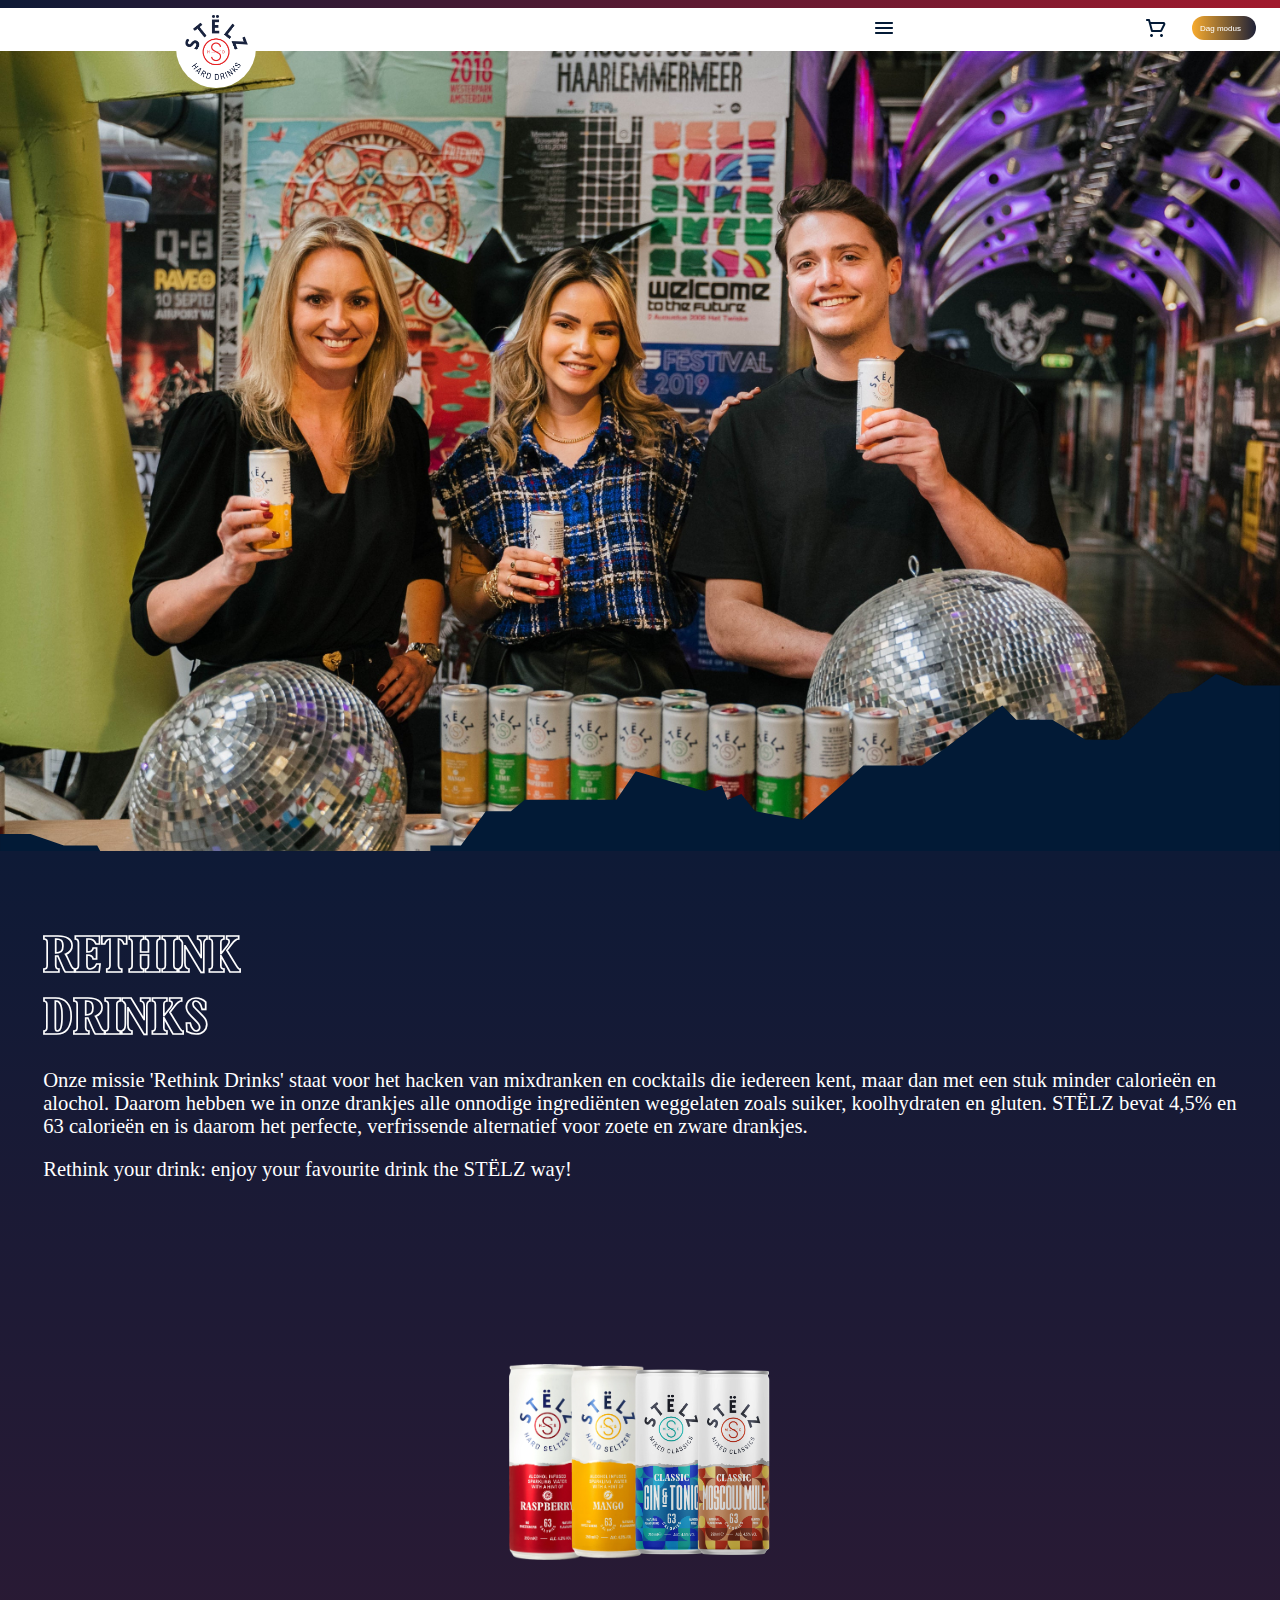
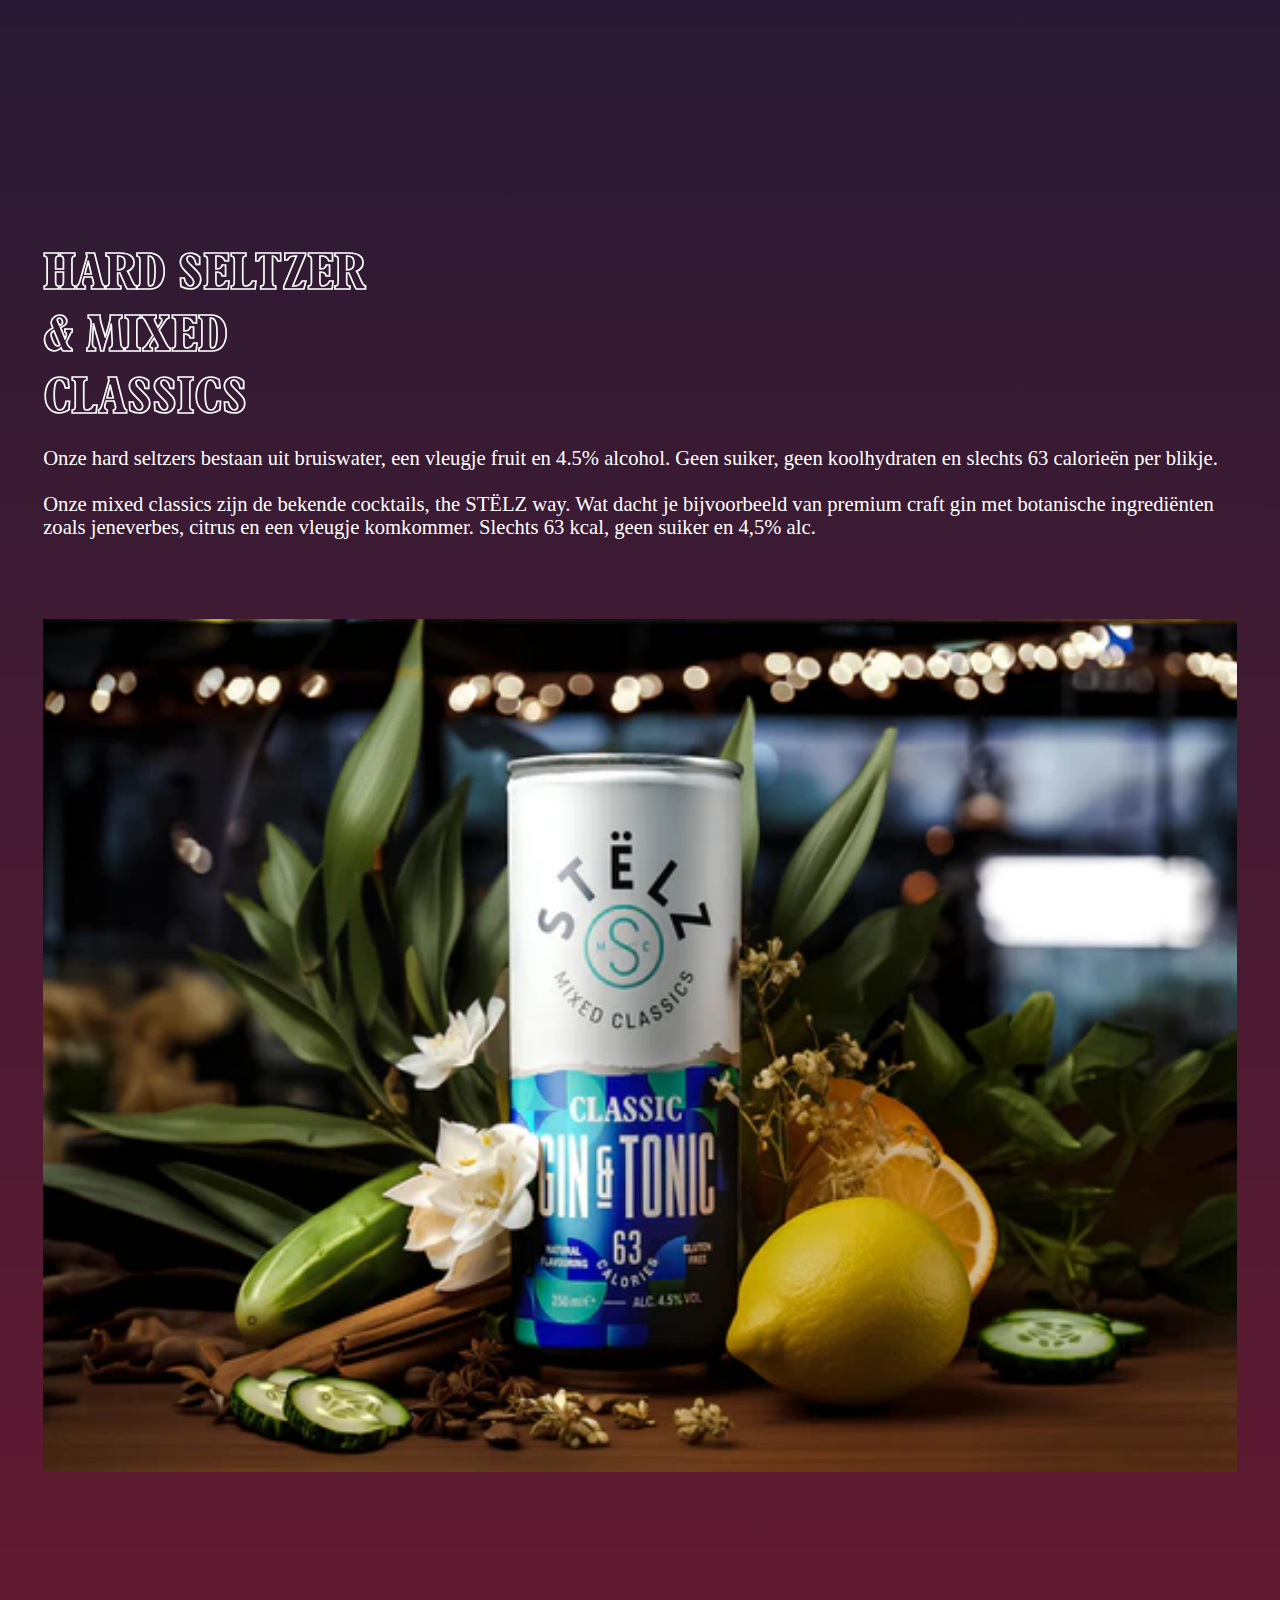
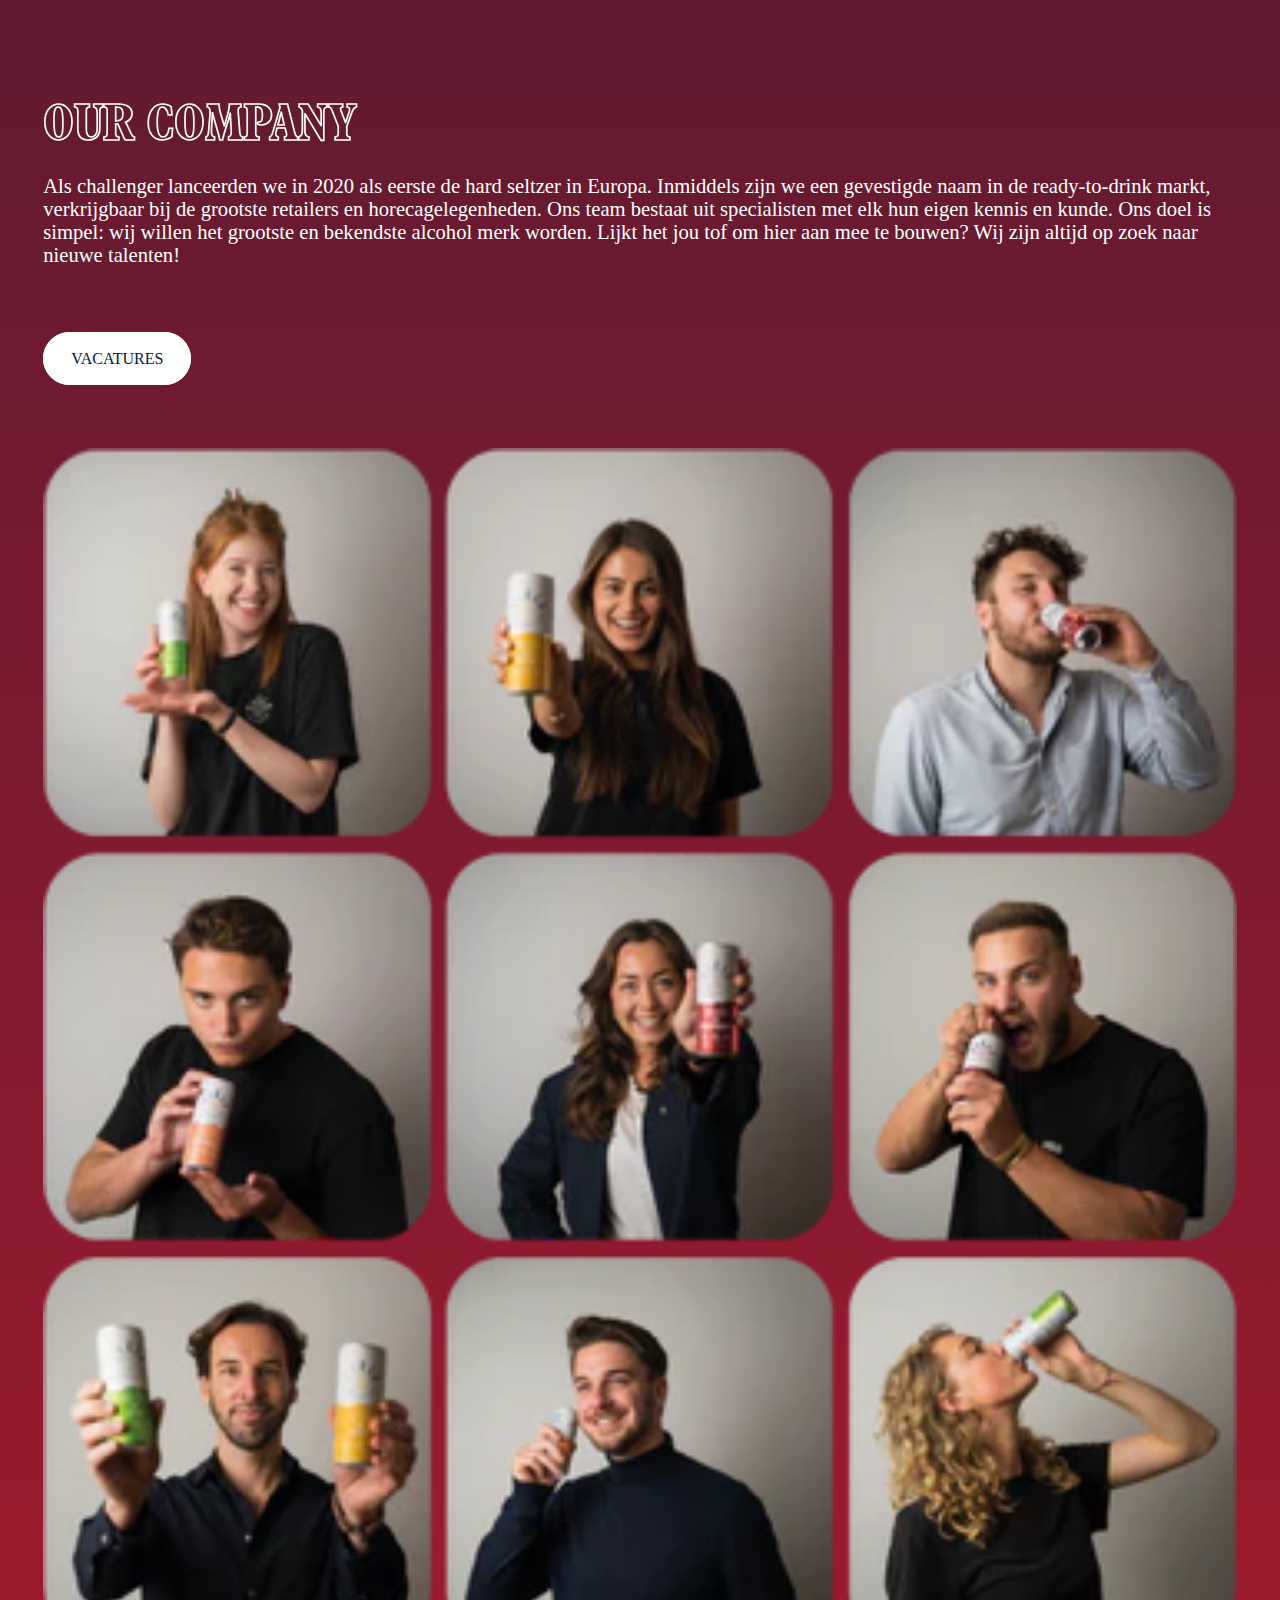
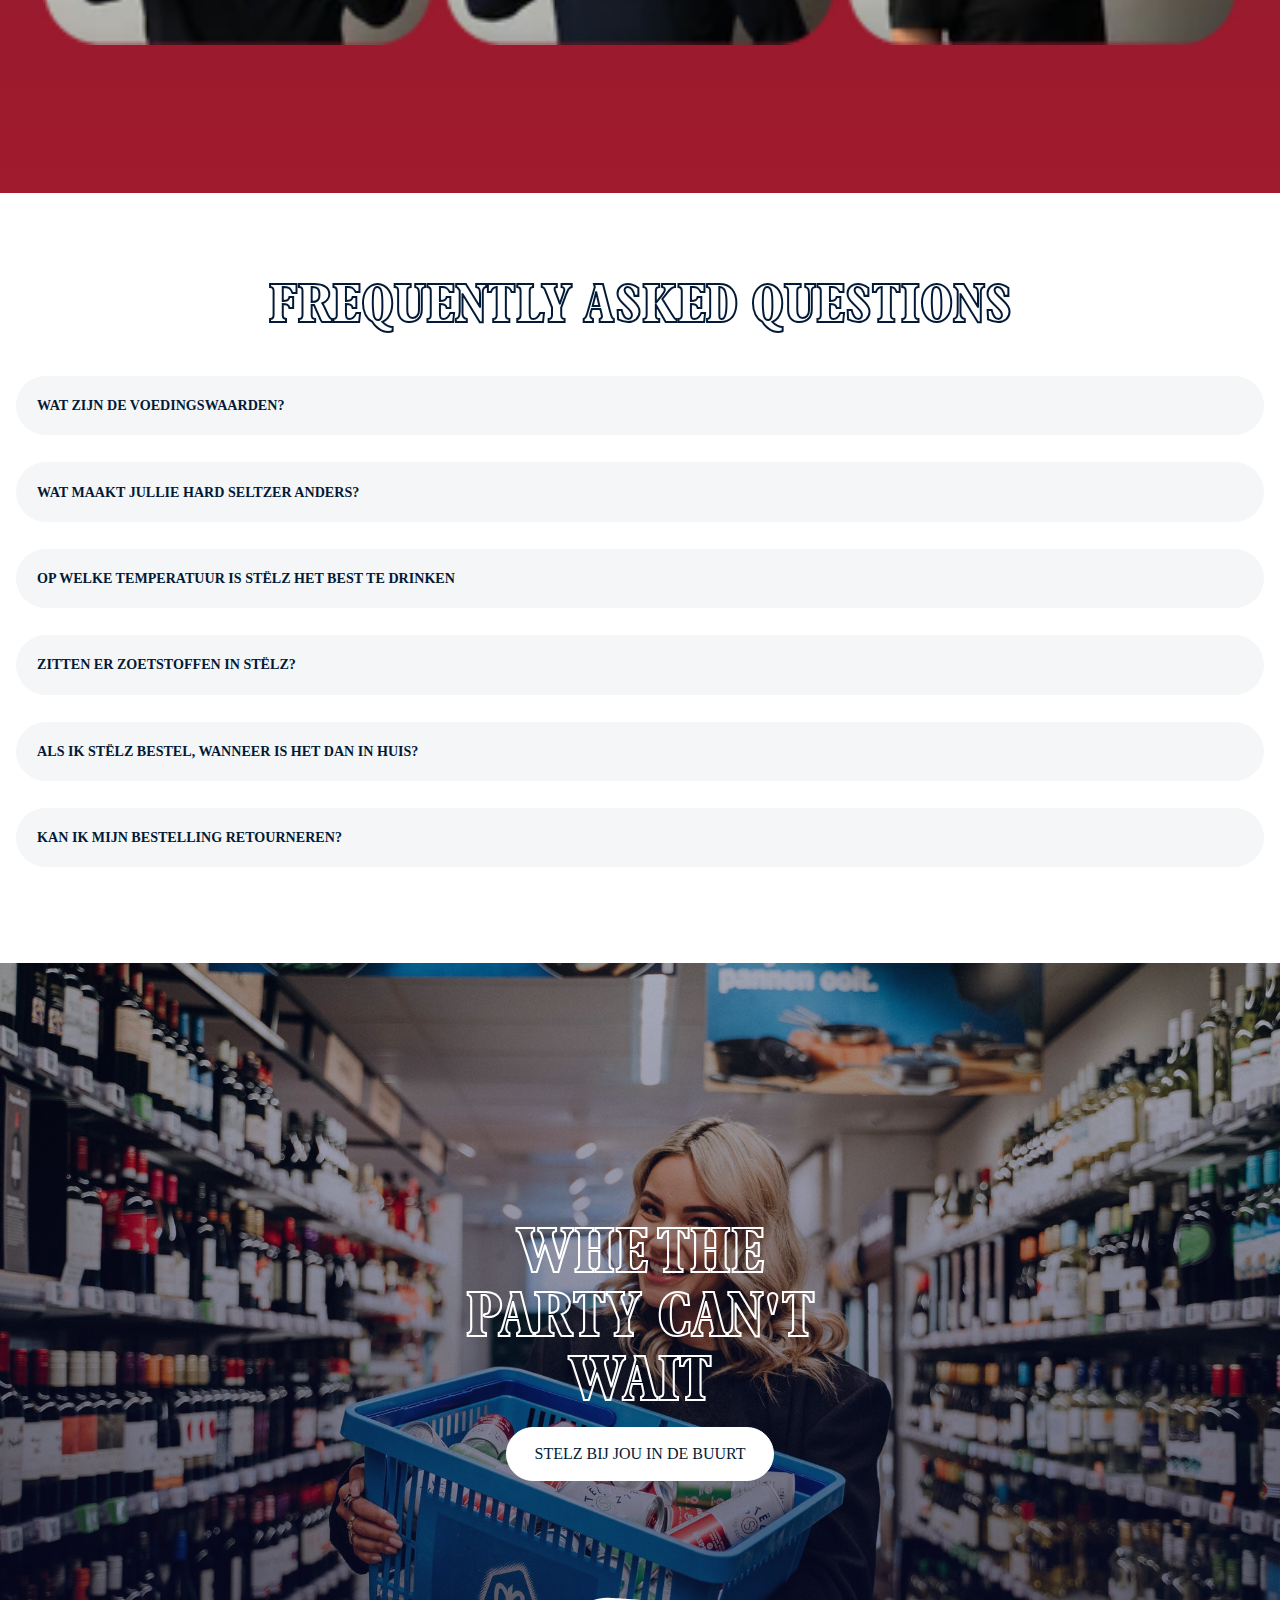
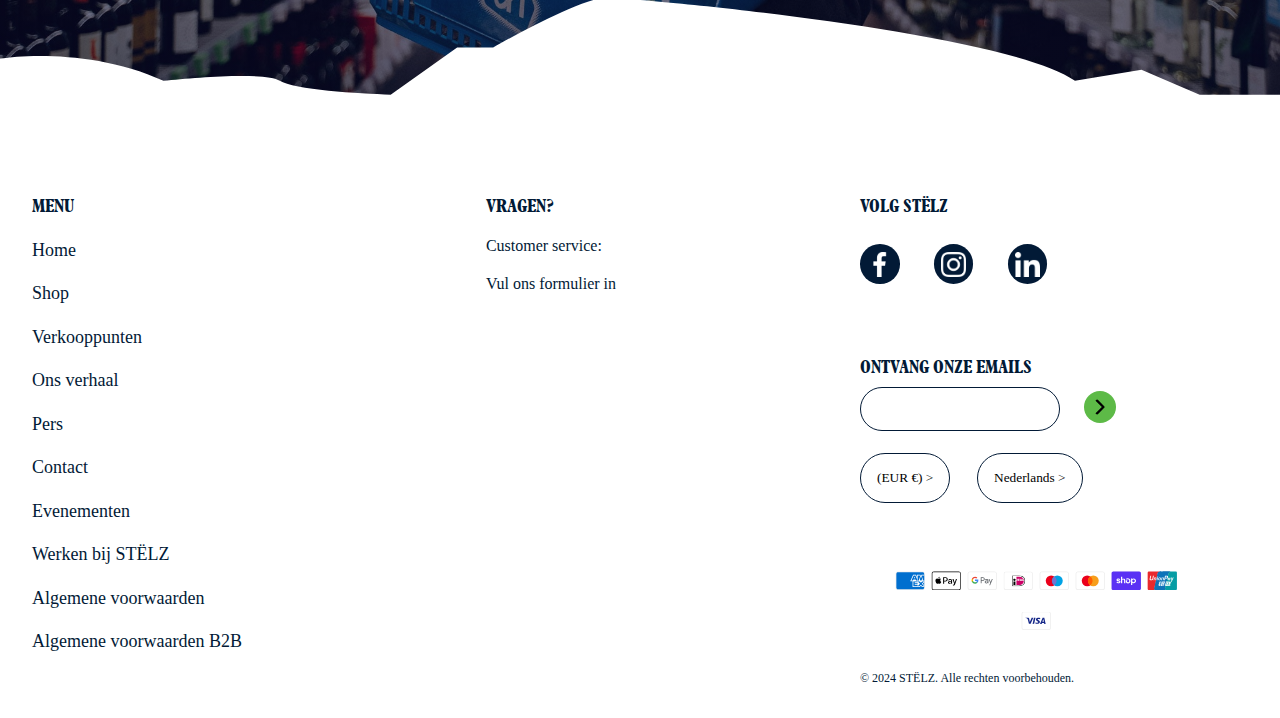
<file: onsverhaal.html>
<!DOCTYPE html>
<html lang="nl">

<head>
    <meta charset="UTF-8">
    <meta name="author" content="jouw naam">
    <meta name="viewport" content="width=device-width, initial-scale=1">

    <title>drinkstelz</title>

    <link href="styles/style.css" rel="stylesheet">
    <link rel="stylesheet" href="fonts/webfontkit-20240925-094301">
</head>

<body>
    <header>
        <nav>
			<ul>
				<li>
					<svg width="24" height="24" viewBox="0 0 24 24" fill="none" xmlns="http://www.w3.org/2000/svg">
						<path d="M20.05 11H3.95C3.42533 11 3 11.4253 3 11.95V12.05C3 12.5747 3.42533 13 3.95 13H20.05C20.5747 13 21 12.5747 21 12.05V11.95C21 11.4253 20.5747 11 20.05 11Z" fill="#031a36"></path>
						<path d="M20.05 16H3.95C3.42533 16 3 16.4253 3 16.95V17.05C3 17.5747 3.42533 18 3.95 18H20.05C20.5747 18 21 17.5747 21 17.05V16.95C21 16.4253 20.5747 16 20.05 16Z" fill="#031a36"></path>
						<path d="M20.05 6H3.95C3.42533 6 3 6.42533 3 6.95V7.05C3 7.57467 3.42533 8 3.95 8H20.05C20.5747 8 21 7.57467 21 7.05V6.95C21 6.42533 20.5747 6 20.05 6Z" fill="#031a36"></path>
						</svg>
				</li>
				<li>
					<a href="index.html"><img src="images/Stelz_Hard_drinks_logo_Main_1.png" alt="Stelz Logo"></a>
				</li>
				<li>
					<svg width="19" height="19" viewBox="0 0 19 19" fill="none" xmlns="http://www.w3.org/2000/svg">
						<path
							d="M16.6883 5.54164C16.5515 5.30463 16.3556 5.10712 16.1197 4.96837C15.8838 4.82963 15.616 4.75438 15.3424 4.74998H5.20908L4.74992 2.96081C4.70353 2.7881 4.60002 2.63618 4.45627 2.5298C4.31252 2.42343 4.13698 2.36885 3.95825 2.37498H2.37492C2.16496 2.37498 1.96359 2.45838 1.81513 2.60685C1.66666 2.75532 1.58325 2.95668 1.58325 3.16664C1.58325 3.37661 1.66666 3.57797 1.81513 3.72644C1.96359 3.8749 2.16496 3.95831 2.37492 3.95831H3.35659L5.54158 12.0808C5.58798 12.2535 5.69148 12.4054 5.83523 12.5118C5.97899 12.6182 6.15452 12.6728 6.33325 12.6666H13.4583C13.6044 12.6662 13.7477 12.6253 13.872 12.5484C13.9964 12.4716 14.097 12.3618 14.1628 12.2312L16.7595 7.03789C16.872 6.80199 16.9244 6.54189 16.912 6.28081C16.8996 6.01973 16.8227 5.76579 16.6883 5.54164ZM12.9674 11.0833H6.93492L5.6445 6.33331H15.3424L12.9674 11.0833Z"
							fill="#031A36"></path>
						<path
							d="M5.9375 16.625C6.59334 16.625 7.125 16.0933 7.125 15.4375C7.125 14.7817 6.59334 14.25 5.9375 14.25C5.28166 14.25 4.75 14.7817 4.75 15.4375C4.75 16.0933 5.28166 16.625 5.9375 16.625Z"
							fill="#031A36"></path>
						<path
							d="M13.8542 16.625C14.5101 16.625 15.0417 16.0933 15.0417 15.4375C15.0417 14.7817 14.5101 14.25 13.8542 14.25C13.1984 14.25 12.6667 14.7817 12.6667 15.4375C12.6667 16.0933 13.1984 16.625 13.8542 16.625Z"
							fill="#031A36"></path>
					</svg>
				</li>
				<li>
					<button>Dag modus</button>
				</li>
			</ul>
			<ul aria-hidden="true">
				<li><a href="index.html">Home</a></li>
				<li><a href="onsverhaal.html">Ons Verhaal</a></li>
				<li><a href="index.html">Winkelmand</a></li>
				<li><a href="index.html">Contact</a></li>
			</ul>
		</nav>
    </header>

        <main class="tweede_pagina">
            <section class="onsverhaal_header">
                <h1>ONS<br>VERHAAL</h1>
                <svg width="231" height="49" viewBox="0 0 231 49" fill="none" xmlns="http://www.w3.org/2000/svg">
                    <path
                        d="M5.51193 28.8842H0V39.2V49H231V2.06316H224.486L219.475 0L214.965 3.09474L210.957 3.61053L201.937 11.8632H195.924L189.911 8.25263H183.397L180.892 5.67368L166.36 16.5053H155.837L144.813 26.3053L136.295 24.7579L133.79 21.6632L131.284 22.6947L130.282 20.1158L127.275 21.1474L114.748 17.5368L111.241 22.6947H107.733H104.226H100.718H94.705L92.1996 24.7579H87.6898L83.18 30.9474H77.6681V35.5895H74.1605L67.1453 39.7158H60.6312L59.128 41.7789H50.6095L48.1041 44.8737L43.0933 41.7789L39.5857 44.8737L33.5727 41.7789L29.564 43.3263L25.0542 39.7158L20.0434 35.5895L17.538 30.9474H11.5249L5.51193 28.8842Z"
                        fill="#021a36" />
                </svg>
            </section>
            <section>
                <article>
                    <h2>RETHINK <br> DRINKS</h2>
                    <p>Onze missie 'Rethink Drinks' staat voor het hacken van mixdranken en cocktails die iedereen kent,
                        maar dan met een stuk minder calorieën en alochol. Daarom hebben we in onze drankjes alle
                        onnodige ingrediënten weggelaten zoals suiker, koolhydraten en gluten. STËLZ bevat 4,5% en 63
                        calorieën en is daarom het perfecte, verfrissende alternatief voor zoete en zware drankjes.</p>
                    <p>Rethink your drink: enjoy your favourite drink the STËLZ way!</p>
                    <ul class="verhaal_cans">
                        <li><img src="images/cans/raspberry.webp" alt="raspberry can"></li>
                        <li><img src="images/cans/mango.webp" alt="mango can"></li>
                        <li><img src="images/cans/gintonic.webp" alt="gin & tonic can"></li>
                        <li><img src="images/cans/moscowmule.webp" alt="moscow mule can"></li>
                    </ul>
                </article>
                <article>
                    <h2>HARD SELTZER <br> & MIXED <br> CLASSICS</h2>
                    <p>Onze hard seltzers bestaan uit bruiswater, een vleugje fruit en 4.5% alcohol. Geen suiker, geen
                        koolhydraten en slechts 63 calorieën per blikje.<br><br>
                        Onze mixed classics zijn de bekende cocktails, the STËLZ way. Wat dacht je bijvoorbeeld van
                        premium craft gin met botanische ingrediënten zoals jeneverbes, citrus en een vleugje komkommer.
                        Slechts 63 kcal, geen suiker en 4,5% alc.
                    </p>
                    <img src="images/Gin_TonicAIrender.webp" alt="Gin & Tonic Ai foto">
                </article>
                <article>
                    <h2>OUR COMPANY</h2>
                    <p>Als challenger lanceerden we in 2020 als eerste de hard seltzer in Europa. Inmiddels zijn we een
                        gevestigde naam in de ready-to-drink markt, verkrijgbaar bij de grootste retailers en
                        horecagelegenheden. Ons team bestaat uit specialisten met elk hun eigen kennis en kunde. Ons
                        doel is simpel: wij willen het grootste en bekendste alcohol merk worden.
                        Lijkt het jou tof om hier aan mee te bouwen? Wij zijn altijd op zoek naar nieuwe talenten!
                    </p>
                    <a href="index.html">VACATURES</a>
                    <img src="images/company.webp" alt="Company Mensen foto">
                </article>

            </section>
            <section class="frequently_asked_questions">
                <h2>FREQUENTLY ASKED QUESTIONS</h2>
                <article class="vraag_antwoord">
                    <h3>WAT IS STËLZ HARD SELTZER?</h3>
                    <p>Heel simpel! Bruiswater + ongezoet fruitaroma + 4,5% alcohol. STËLZ heeft een unieke, frisse
                        smaak!</p>
                </article>
                <article class="vraag_antwoord">
                    <h3>WAT ZIJN DE VOEDINGSWAARDEN?</h3>
                    <p>Per 100ml: 25 kcal, 0 gram vet, 0 gram sodium (zout), 0 gram koolhydraten, waarvan 0 gram suiker
                        en 0 gram eiwitten. Er zijn geen kunstmatige zoetstoffen toegevoegd. Ook zitten er geen
                        gebruikelijke allergenen in, zoals melk, eieren, noten of granen.</p>
                </article>
                 <article class="vraag_antwoord">
                    <h3>WAT MAAKT JULLIE HARD SELTZER ANDERS?</h3>
                    <p>Hard seltzers kunnen op verschillende manieren gebrouwen worden en hebben daardoor verschillende
                        voedingswaarden. STËLZ bevat geen suiker, geen koolhydraten en geen sodium (zout), terwijl
                        sommige andere hard seltzers dat wel hebben. Ook is het glutenvrij en vegan. Gelukkig leveren we
                        niet in op smaak! Het tegendeel eigenlijk: STËLZ is zuiverder en frisser, en combineert dat met
                        een unieke natuurlijke fruitsmaak. Probeer het zelf!</p>
                </article>
                <article class="vraag_antwoord">
                    <h3>OP WELKE TEMPERATUUR IS STËLZ HET BEST TE DRINKEN</h3>
                    <p>STËLZ is koud het lekkerst (3 graden Celsius). Zet de blikjes daarom lang genoeg (minimaal 4 uur)
                        in de koelkast voordat je het drinkt. Eventueel kun je nog ijsblokjes toevoegen.</p>
                </article>
                <article class="vraag_antwoord">
                    <h3>ZITTEN ER ZOETSTOFFEN IN STËLZ?</h3>
                    <p>Nee, er zitten geen kunstmatige zoetstoffen in STËLZ. STËLZ bevat natuurlijke aroma’s op basis
                        van echt fruit. Een natuurlijk aroma is afkomstig van natuurlijke grondstoffen (in dit geval:
                        limoen, framboos, mango en grapefruit). Natuurlijke aroma’s worden verkregen door extractie uit
                        de natuurlijke bron.</p>
                </article>
                <article class="vraag_antwoord">
                    <h3>ALS IK STËLZ BESTEL, WANNEER IS HET DAN IN HUIS?</h3>
                    <p>STËLZ bestellen? Als je STËLZ op werkdagen voor 14:00 uur bestelt, proberen wij dezelfde dag nog
                        te verzenden. Niet altijd lukt het ons om dit na te komen, soms zijn producten niet voorradig en
                        dan kan de levering van je bestelling iets langer duren. Je ontvangt een track- en trace code
                        van PostNL nadat je bestelling ons warehouse heeft verlaten. De vermelde kosten zijn exclusief
                        verzendkosten.

                        De verzendkosten bedragen:

                        € 1,99 voor bestellingen onder de € 25,-
                        Gratis voor bestellingen vanaf € 25,-

                        Levering verloopt via de pakketbezorger van PostNL. Over het algemeen zal de aflevering de
                        eerstvolgende werkdag tussen 9:00 en 18:00 plaatsvinden. Helaas kunnen wij het moment van
                        aflevering niet garanderen.</p>
                </article>
                <article class="vraag_antwoord">
                    <h3>KAN IK MIJN BESTELLING RETOURNEREN?</h3>
                    <p>Als je je bestelling wilt ruilen of retourneren, staan we altijd klaar om je te helpen! Je kunt
                        ongeopende producten binnen 14 dagen na ontvangst retourneren. In ruil voor het geretourneerde
                        product krijg je je aankoopbedrag terug.
                        De kosten voor retourneren zijn €5,99 en worden in mindering gebracht op het bedrag wat je van
                        ons terug krijgt. In onze algemene voorwaarden vind je alle voorwaarden m.b.t. retour.
                        Wil je een item retourneren? Stuur dan een mail naar hello@drinkstelz.com en dan helpen we je
                        graag verder. Nadat we je geretourneerde bestelling hebben ontvangen, krijg je van ons
                        bevestiging en ontvang je binnen 7 dagen je geld terug.</p>
                </article> 
            </section>
            <section>
                <h2>WHE THE <br> PARTY CAN'T <br> WAIT</h2>
                <a href="index.html">STELZ BIJ JOU IN DE BUURT</a>
                <svg width="200" height="55" viewBox="0 0 231 55" fill="none" xmlns="http://www.w3.org/2000/svg">
					<path
						d="M29.5 15C18.3 9.80002 5.16667 10.1667 0 11V55H231V17.5H216.5L206 13L194 15C181 6.00003 114.5 0 109.5 0C105.5 0 94.1667 6 89 9H82.5L70.5 17.5C64.8333 17.3333 52.9 16.6 50.5 15C48.1 13.4 35.5 14.3334 29.5 15Z"
						fill="white" />
				</svg>
            </section>
            <script src="scripts/script.js"></script>
        </main>

        <footer>
            <section>
                <article>
                    <h4>MENU</h4>
                    <ul>
                        <li><a href="index.html">Home</a></li>
                        <li><a href="index.html">Shop</a></li>
                        <li><a href="index.html">Verkooppunten</a></li>
                        <li><a href="index.html">Ons verhaal</a></li>
                        <li><a href="index.html">Pers</a></li>
                        <li><a href="index.html">Contact</a></li>
                        <li><a href="index.html">Evenementen</a></li>
                        <li><a href="index.html">Werken bij STËLZ</a></li>
                        <li><a href="index.html">Algemene voorwaarden</a></li>
                        <li><a href="index.html">Algemene voorwaarden B2B</a></li>
                    </ul>
                </article>
                <article>
                    <h4>VRAGEN?</h4>
                    <ul>
                        <li>
                            <p>Customer service:</p>
                        </li>
                        <li><a href="onsverhaal.html">Vul ons formulier in</a></li>
                    </ul>
                </article>
                <article>
                    <h4>VOLG STËLZ</h4>
                    <ul>
                        <li><img src="images/social_icons/fb.png" alt="facebook logo"></li>
                        <li><img src="images/social_icons/instagram.png" alt="instagram logo"></li>
                        <li><img src="images/social_icons/in.png" alt="linkedin logo logo"></li>
                    </ul>
                    <h4>ONTVANG ONZE EMAILS</h4>
                    <form>
                        <input type="email" required>
                        <svg xmlns="http://www.w3.org/2000/svg" aria-hidden="true" focusable="false" role="presentation"
                            viewBox="0 0 284.49 498.98">
                            <path
                                d="M35 498.98a35 35 0 0 1-24.75-59.75l189.74-189.74L10.25 59.75a35.002 35.002 0 0 1 49.5-49.5l214.49 214.49a35 35 0 0 1 0 49.5L59.75 488.73A34.89 34.89 0 0 1 35 498.98z">
                            </path>
                        </svg>
                    </form>
                    <ul>
                        <li><button>(EUR €) ></button></li>
                        <li><button>Nederlands ></button></li>
                    </ul>
                    <ul>
                        <li><svg class="icon icon--full-color" xmlns="http://www.w3.org/2000/svg" role="img"
                                aria-labelledby="pi-american_express" viewBox="0 0 38 24" width="38" height="24">
                                <title id="pi-american_express">American Express</title>
                                <path fill="#000"
                                    d="M35 0H3C1.3 0 0 1.3 0 3v18c0 1.7 1.4 3 3 3h32c1.7 0 3-1.3 3-3V3c0-1.7-1.4-3-3-3Z"
                                    opacity=".07"></path>
                                <path fill="#006FCF"
                                    d="M35 1c1.1 0 2 .9 2 2v18c0 1.1-.9 2-2 2H3c-1.1 0-2-.9-2-2V3c0-1.1.9-2 2-2h32Z">
                                </path>
                                <path fill="#FFF"
                                    d="M22.012 19.936v-8.421L37 11.528v2.326l-1.732 1.852L37 17.573v2.375h-2.766l-1.47-1.622-1.46 1.628-9.292-.02Z">
                                </path>
                                <path fill="#006FCF"
                                    d="M23.013 19.012v-6.57h5.572v1.513h-3.768v1.028h3.678v1.488h-3.678v1.01h3.768v1.531h-5.572Z">
                                </path>
                                <path fill="#006FCF"
                                    d="m28.557 19.012 3.083-3.289-3.083-3.282h2.386l1.884 2.083 1.89-2.082H37v.051l-3.017 3.23L37 18.92v.093h-2.307l-1.917-2.103-1.898 2.104h-2.321Z">
                                </path>
                                <path fill="#FFF"
                                    d="M22.71 4.04h3.614l1.269 2.881V4.04h4.46l.77 2.159.771-2.159H37v8.421H19l3.71-8.421Z">
                                </path>
                                <path fill="#006FCF"
                                    d="m23.395 4.955-2.916 6.566h2l.55-1.315h2.98l.55 1.315h2.05l-2.904-6.566h-2.31Zm.25 3.777.875-2.09.873 2.09h-1.748Z">
                                </path>
                                <path fill="#006FCF"
                                    d="M28.581 11.52V4.953l2.811.01L32.84 9l1.456-4.046H37v6.565l-1.74.016v-4.51l-1.644 4.494h-1.59L30.35 7.01v4.51h-1.768Z">
                                </path>
                            </svg></li>
                        <li><svg class="icon icon--full-color" version="1.1" xmlns="http://www.w3.org/2000/svg"
                                role="img" x="0" y="0" width="38" height="24" viewBox="0 0 165.521 105.965"
                                xml:space="preserve" aria-labelledby="pi-apple_pay">
                                <title id="pi-apple_pay">Apple Pay</title>
                                <path fill="#000"
                                    d="M150.698 0H14.823c-.566 0-1.133 0-1.698.003-.477.004-.953.009-1.43.022-1.039.028-2.087.09-3.113.274a10.51 10.51 0 0 0-2.958.975 9.932 9.932 0 0 0-4.35 4.35 10.463 10.463 0 0 0-.975 2.96C.113 9.611.052 10.658.024 11.696a70.22 70.22 0 0 0-.022 1.43C0 13.69 0 14.256 0 14.823v76.318c0 .567 0 1.132.002 1.699.003.476.009.953.022 1.43.028 1.036.09 2.084.275 3.11a10.46 10.46 0 0 0 .974 2.96 9.897 9.897 0 0 0 1.83 2.52 9.874 9.874 0 0 0 2.52 1.83c.947.483 1.917.79 2.96.977 1.025.183 2.073.245 3.112.273.477.011.953.017 1.43.02.565.004 1.132.004 1.698.004h135.875c.565 0 1.132 0 1.697-.004.476-.002.952-.009 1.431-.02 1.037-.028 2.085-.09 3.113-.273a10.478 10.478 0 0 0 2.958-.977 9.955 9.955 0 0 0 4.35-4.35c.483-.947.789-1.917.974-2.96.186-1.026.246-2.074.274-3.11.013-.477.02-.954.022-1.43.004-.567.004-1.132.004-1.699V14.824c0-.567 0-1.133-.004-1.699a63.067 63.067 0 0 0-.022-1.429c-.028-1.038-.088-2.085-.274-3.112a10.4 10.4 0 0 0-.974-2.96 9.94 9.94 0 0 0-4.35-4.35A10.52 10.52 0 0 0 156.939.3c-1.028-.185-2.076-.246-3.113-.274a71.417 71.417 0 0 0-1.431-.022C151.83 0 151.263 0 150.698 0z">
                                </path>
                                <path fill="#FFF"
                                    d="M150.698 3.532l1.672.003c.452.003.905.008 1.36.02.793.022 1.719.065 2.583.22.75.135 1.38.34 1.984.648a6.392 6.392 0 0 1 2.804 2.807c.306.6.51 1.226.645 1.983.154.854.197 1.783.218 2.58.013.45.019.9.02 1.36.005.557.005 1.113.005 1.671v76.318c0 .558 0 1.114-.004 1.682-.002.45-.008.9-.02 1.35-.022.796-.065 1.725-.221 2.589a6.855 6.855 0 0 1-.645 1.975 6.397 6.397 0 0 1-2.808 2.807c-.6.306-1.228.511-1.971.645-.881.157-1.847.2-2.574.22-.457.01-.912.017-1.379.019-.555.004-1.113.004-1.669.004H14.801c-.55 0-1.1 0-1.66-.004a74.993 74.993 0 0 1-1.35-.018c-.744-.02-1.71-.064-2.584-.22a6.938 6.938 0 0 1-1.986-.65 6.337 6.337 0 0 1-1.622-1.18 6.355 6.355 0 0 1-1.178-1.623 6.935 6.935 0 0 1-.646-1.985c-.156-.863-.2-1.788-.22-2.578a66.088 66.088 0 0 1-.02-1.355l-.003-1.327V14.474l.002-1.325a66.7 66.7 0 0 1 .02-1.357c.022-.792.065-1.717.222-2.587a6.924 6.924 0 0 1 .646-1.981c.304-.598.7-1.144 1.18-1.623a6.386 6.386 0 0 1 1.624-1.18 6.96 6.96 0 0 1 1.98-.646c.865-.155 1.792-.198 2.586-.22.452-.012.905-.017 1.354-.02l1.677-.003h135.875">
                                </path>
                                <g>
                                    <g>
                                        <path fill="#000"
                                            d="M43.508 35.77c1.404-1.755 2.356-4.112 2.105-6.52-2.054.102-4.56 1.355-6.012 3.112-1.303 1.504-2.456 3.959-2.156 6.266 2.306.2 4.61-1.152 6.063-2.858">
                                        </path>
                                        <path fill="#000"
                                            d="M45.587 39.079c-3.35-.2-6.196 1.9-7.795 1.9-1.6 0-4.049-1.8-6.698-1.751-3.447.05-6.645 2-8.395 5.1-3.598 6.2-.95 15.4 2.55 20.45 1.699 2.5 3.747 5.25 6.445 5.151 2.55-.1 3.549-1.65 6.647-1.65 3.097 0 3.997 1.65 6.696 1.6 2.798-.05 4.548-2.5 6.247-5 1.95-2.85 2.747-5.6 2.797-5.75-.05-.05-5.396-2.101-5.446-8.251-.05-5.15 4.198-7.6 4.398-7.751-2.399-3.548-6.147-3.948-7.447-4.048">
                                        </path>
                                    </g>
                                    <g>
                                        <path fill="#000"
                                            d="M78.973 32.11c7.278 0 12.347 5.017 12.347 12.321 0 7.33-5.173 12.373-12.529 12.373h-8.058V69.62h-5.822V32.11h14.062zm-8.24 19.807h6.68c5.07 0 7.954-2.729 7.954-7.46 0-4.73-2.885-7.434-7.928-7.434h-6.706v14.894z">
                                        </path>
                                        <path fill="#000"
                                            d="M92.764 61.847c0-4.809 3.665-7.564 10.423-7.98l7.252-.442v-2.08c0-3.04-2.001-4.704-5.562-4.704-2.938 0-5.07 1.507-5.51 3.82h-5.252c.157-4.86 4.731-8.395 10.918-8.395 6.654 0 10.995 3.483 10.995 8.89v18.663h-5.38v-4.497h-.13c-1.534 2.937-4.914 4.782-8.579 4.782-5.406 0-9.175-3.222-9.175-8.057zm17.675-2.417v-2.106l-6.472.416c-3.64.234-5.536 1.585-5.536 3.95 0 2.288 1.975 3.77 5.068 3.77 3.95 0 6.94-2.522 6.94-6.03z">
                                        </path>
                                        <path fill="#000"
                                            d="M120.975 79.652v-4.496c.364.051 1.247.103 1.715.103 2.573 0 4.029-1.09 4.913-3.899l.52-1.663-9.852-27.293h6.082l6.863 22.146h.13l6.862-22.146h5.927l-10.216 28.67c-2.34 6.577-5.017 8.735-10.683 8.735-.442 0-1.872-.052-2.261-.157z">
                                        </path>
                                    </g>
                                </g>
                            </svg></li>
                        <li><svg class="icon icon--full-color" xmlns="http://www.w3.org/2000/svg" role="img"
                                viewBox="0 0 38 24" width="38" height="24" aria-labelledby="pi-google_pay">
                                <title id="pi-google_pay">Google Pay</title>
                                <path
                                    d="M35 0H3C1.3 0 0 1.3 0 3v18c0 1.7 1.4 3 3 3h32c1.7 0 3-1.3 3-3V3c0-1.7-1.4-3-3-3z"
                                    fill="#000" opacity=".07"></path>
                                <path d="M35 1c1.1 0 2 .9 2 2v18c0 1.1-.9 2-2 2H3c-1.1 0-2-.9-2-2V3c0-1.1.9-2 2-2h32"
                                    fill="#FFF"></path>
                                <path
                                    d="M18.093 11.976v3.2h-1.018v-7.9h2.691a2.447 2.447 0 0 1 1.747.692 2.28 2.28 0 0 1 .11 3.224l-.11.116c-.47.447-1.098.69-1.747.674l-1.673-.006zm0-3.732v2.788h1.698c.377.012.741-.135 1.005-.404a1.391 1.391 0 0 0-1.005-2.354l-1.698-.03zm6.484 1.348c.65-.03 1.286.188 1.778.613.445.43.682 1.03.65 1.649v3.334h-.969v-.766h-.049a1.93 1.93 0 0 1-1.673.931 2.17 2.17 0 0 1-1.496-.533 1.667 1.667 0 0 1-.613-1.324 1.606 1.606 0 0 1 .613-1.336 2.746 2.746 0 0 1 1.698-.515c.517-.02 1.03.093 1.49.331v-.208a1.134 1.134 0 0 0-.417-.901 1.416 1.416 0 0 0-.98-.368 1.545 1.545 0 0 0-1.319.717l-.895-.564a2.488 2.488 0 0 1 2.182-1.06zM23.29 13.52a.79.79 0 0 0 .337.662c.223.176.5.269.785.263.429-.001.84-.17 1.146-.472.305-.286.478-.685.478-1.103a2.047 2.047 0 0 0-1.324-.374 1.716 1.716 0 0 0-1.03.294.883.883 0 0 0-.392.73zm9.286-3.75l-3.39 7.79h-1.048l1.281-2.728-2.224-5.062h1.103l1.612 3.885 1.569-3.885h1.097z"
                                    fill="#5F6368"></path>
                                <path
                                    d="M13.986 11.284c0-.308-.024-.616-.073-.92h-4.29v1.747h2.451a2.096 2.096 0 0 1-.9 1.373v1.134h1.464a4.433 4.433 0 0 0 1.348-3.334z"
                                    fill="#4285F4"></path>
                                <path
                                    d="M9.629 15.721a4.352 4.352 0 0 0 3.01-1.097l-1.466-1.14a2.752 2.752 0 0 1-4.094-1.44H5.577v1.17a4.53 4.53 0 0 0 4.052 2.507z"
                                    fill="#34A853"></path>
                                <path
                                    d="M7.079 12.05a2.709 2.709 0 0 1 0-1.735v-1.17H5.577a4.505 4.505 0 0 0 0 4.075l1.502-1.17z"
                                    fill="#FBBC04"></path>
                                <path
                                    d="M9.629 8.44a2.452 2.452 0 0 1 1.74.68l1.3-1.293a4.37 4.37 0 0 0-3.065-1.183 4.53 4.53 0 0 0-4.027 2.5l1.502 1.171a2.715 2.715 0 0 1 2.55-1.875z"
                                    fill="#EA4335"></path>
                            </svg></li>
                        <li><svg class="icon icon--full-color" xmlns="http://www.w3.org/2000/svg" role="img"
                                viewBox="0 0 38 24" width="38" height="24" aria-labelledby="pi-ideal">
                                <title id="pi-ideal">iDEAL</title>
                                <g clip-path="url(#pi-clip0_19918_2)">
                                    <path fill="#000" opacity=".07"
                                        d="M35 0H3C1.3 0 0 1.3 0 3V21C0 22.7 1.4 24 3 24H35C36.7 24 38 22.7 38 21V3C38 1.3 36.6 0 35 0Z">
                                    </path>
                                    <path fill="#fff"
                                        d="M35 1C36.1 1 37 1.9 37 3V21C37 22.1 36.1 23 35 23H3C1.9 23 1 22.1 1 21V3C1 1.9 1.9 1 3 1H35Z">
                                    </path>
                                    <g clip-path="url(#pi-clip1_19918_2)">
                                        <path
                                            d="M11.5286 5.35759V18.694H19.6782C25.0542 18.694 27.3855 15.8216 27.3855 12.0125C27.3855 8.21854 25.0542 5.35742 19.6782 5.35742L11.5286 5.35759Z"
                                            fill="white"></path>
                                        <path
                                            d="M19.7305 5.06445C26.8437 5.06445 27.9055 9.4164 27.9055 12.0098C27.9055 16.5096 25.0025 18.9876 19.7305 18.9876H11.0118V5.06462L19.7305 5.06445ZM11.6983 5.71921V18.3329H19.7305C24.5809 18.3329 27.2195 16.1772 27.2195 12.0098C27.2195 7.72736 24.3592 5.71921 19.7305 5.71921H11.6983Z"
                                            fill="black"></path>
                                        <path
                                            d="M12.7759 17.3045H15.3474V12.9372H12.7757M15.6593 10.7375C15.6593 11.5796 14.944 12.2625 14.0613 12.2625C13.179 12.2625 12.4633 11.5796 12.4633 10.7375C12.4633 10.3332 12.6316 9.94537 12.9313 9.65945C13.231 9.37352 13.6374 9.21289 14.0613 9.21289C14.4851 9.21289 14.8915 9.37352 15.1912 9.65945C15.4909 9.94537 15.6593 10.3332 15.6593 10.7375Z"
                                            fill="black"></path>
                                        <path
                                            d="M20.7043 11.4505V12.1573H18.8719V9.32029H20.6452V10.0266H19.6127V10.3556H20.5892V11.0616H19.6127V11.4503L20.7043 11.4505ZM21.06 12.158L21.9569 9.31944H23.0109L23.9075 12.158H23.1362L22.9683 11.6089H21.9995L21.8308 12.158H21.06ZM22.216 10.9028H22.7518L22.5067 10.1007H22.4623L22.216 10.9028ZM24.2797 9.31944H25.0205V11.4505H26.1178C25.8168 7.58344 22.6283 6.74805 19.7312 6.74805H16.6418V9.32063H17.0989C17.9328 9.32063 18.4505 9.86014 18.4505 10.7275C18.4505 11.6228 17.9449 12.157 17.0989 12.157H16.6422V17.3052H19.7308C24.4416 17.3052 26.081 15.218 26.1389 12.1572H24.2797V9.31944ZM16.6415 10.0273V11.4505H17.0992C17.4165 11.4505 17.7094 11.3631 17.7094 10.7278C17.7094 10.1067 17.3834 10.0271 17.0992 10.0271L16.6415 10.0273Z"
                                            fill="#CC0066"></path>
                                    </g>
                                </g>
                                <defs>
                                    <clipPath id="pi-clip0_19918_2">
                                        <rect width="38" height="24" fill="white"></rect>
                                    </clipPath>
                                    <clipPath id="pi-clip1_19918_2">
                                        <rect width="17" height="14" fill="white" transform="translate(11 5)"></rect>
                                    </clipPath>
                                </defs>
                            </svg></li>
                        <li><svg class="icon icon--full-color" viewBox="0 0 38 24" xmlns="http://www.w3.org/2000/svg"
                                width="38" height="24" role="img" aria-labelledby="pi-maestro">
                                <title id="pi-maestro">Maestro</title>
                                <path opacity=".07"
                                    d="M35 0H3C1.3 0 0 1.3 0 3v18c0 1.7 1.4 3 3 3h32c1.7 0 3-1.3 3-3V3c0-1.7-1.4-3-3-3z">
                                </path>
                                <path fill="#fff"
                                    d="M35 1c1.1 0 2 .9 2 2v18c0 1.1-.9 2-2 2H3c-1.1 0-2-.9-2-2V3c0-1.1.9-2 2-2h32">
                                </path>
                                <circle fill="#EB001B" cx="15" cy="12" r="7"></circle>
                                <circle fill="#00A2E5" cx="23" cy="12" r="7"></circle>
                                <path fill="#7375CF"
                                    d="M22 12c0-2.4-1.2-4.5-3-5.7-1.8 1.3-3 3.4-3 5.7s1.2 4.5 3 5.7c1.8-1.2 3-3.3 3-5.7z">
                                </path>
                            </svg></li>
                        <li><svg viewBox="0 0 38 24" xmlns="http://www.w3.org/2000/svg" role="img" width="38"
                                height="24" aria-labelledby="pi-master">
                                <title id="pi-master">Mastercard</title>
                                <path opacity=".07"
                                    d="M35 0H3C1.3 0 0 1.3 0 3v18c0 1.7 1.4 3 3 3h32c1.7 0 3-1.3 3-3V3c0-1.7-1.4-3-3-3z">
                                </path>
                                <path fill="#fff"
                                    d="M35 1c1.1 0 2 .9 2 2v18c0 1.1-.9 2-2 2H3c-1.1 0-2-.9-2-2V3c0-1.1.9-2 2-2h32">
                                </path>
                                <circle fill="#EB001B" cx="15" cy="12" r="7"></circle>
                                <circle fill="#F79E1B" cx="23" cy="12" r="7"></circle>
                                <path fill="#FF5F00"
                                    d="M22 12c0-2.4-1.2-4.5-3-5.7-1.8 1.3-3 3.4-3 5.7s1.2 4.5 3 5.7c1.8-1.2 3-3.3 3-5.7z">
                                </path>
                            </svg></li>
                        <li><svg class="icon icon--full-color" xmlns="http://www.w3.org/2000/svg" role="img"
                                viewBox="0 0 38 24" width="38" height="24" aria-labelledby="pi-shopify_pay">
                                <title id="pi-shopify_pay">Shop Pay</title>
                                <path opacity=".07"
                                    d="M35 0H3C1.3 0 0 1.3 0 3v18c0 1.7 1.4 3 3 3h32c1.7 0 3-1.3 3-3V3c0-1.7-1.4-3-3-3z"
                                    fill="#000"></path>
                                <path
                                    d="M35.889 0C37.05 0 38 .982 38 2.182v19.636c0 1.2-.95 2.182-2.111 2.182H2.11C.95 24 0 23.018 0 21.818V2.182C0 .982.95 0 2.111 0H35.89z"
                                    fill="#5A31F4"></path>
                                <path
                                    d="M9.35 11.368c-1.017-.223-1.47-.31-1.47-.705 0-.372.306-.558.92-.558.54 0 .934.238 1.225.704a.079.079 0 00.104.03l1.146-.584a.082.082 0 00.032-.114c-.475-.831-1.353-1.286-2.51-1.286-1.52 0-2.464.755-2.464 1.956 0 1.275 1.15 1.597 2.17 1.82 1.02.222 1.474.31 1.474.705 0 .396-.332.582-.993.582-.612 0-1.065-.282-1.34-.83a.08.08 0 00-.107-.035l-1.143.57a.083.083 0 00-.036.111c.454.92 1.384 1.437 2.627 1.437 1.583 0 2.539-.742 2.539-1.98s-1.155-1.598-2.173-1.82v-.003zM15.49 8.855c-.65 0-1.224.232-1.636.646a.04.04 0 01-.069-.03v-2.64a.08.08 0 00-.08-.081H12.27a.08.08 0 00-.08.082v8.194a.08.08 0 00.08.082h1.433a.08.08 0 00.081-.082v-3.594c0-.695.528-1.227 1.239-1.227.71 0 1.226.521 1.226 1.227v3.594a.08.08 0 00.081.082h1.433a.08.08 0 00.081-.082v-3.594c0-1.51-.981-2.577-2.355-2.577zM20.753 8.62c-.778 0-1.507.24-2.03.588a.082.082 0 00-.027.109l.632 1.088a.08.08 0 00.11.03 2.5 2.5 0 011.318-.366c1.25 0 2.17.891 2.17 2.068 0 1.003-.736 1.745-1.669 1.745-.76 0-1.288-.446-1.288-1.077 0-.361.152-.657.548-.866a.08.08 0 00.032-.113l-.596-1.018a.08.08 0 00-.098-.035c-.799.299-1.359 1.018-1.359 1.984 0 1.46 1.152 2.55 2.76 2.55 1.877 0 3.227-1.313 3.227-3.195 0-2.018-1.57-3.492-3.73-3.492zM28.675 8.843c-.724 0-1.373.27-1.845.746-.026.027-.069.007-.069-.029v-.572a.08.08 0 00-.08-.082h-1.397a.08.08 0 00-.08.082v8.182a.08.08 0 00.08.081h1.433a.08.08 0 00.081-.081v-2.683c0-.036.043-.054.069-.03a2.6 2.6 0 001.808.7c1.682 0 2.993-1.373 2.993-3.157s-1.313-3.157-2.993-3.157zm-.271 4.929c-.956 0-1.681-.768-1.681-1.783s.723-1.783 1.681-1.783c.958 0 1.68.755 1.68 1.783 0 1.027-.713 1.783-1.681 1.783h.001z"
                                    fill="#fff"></path>
                            </svg></li>
                        <li><svg class="icon icon--full-color" viewBox="-36 25 38 24" xmlns="http://www.w3.org/2000/svg"
                                width="38" height="24" role="img" aria-labelledby="pi-unionpay">
                                <title id="pi-unionpay">Union Pay</title>
                                <path fill="#005B9A"
                                    d="M-36 46.8v.7-.7zM-18.3 25v24h-7.2c-1.3 0-2.1-1-1.8-2.3l4.4-19.4c.3-1.3 1.9-2.3 3.2-2.3h1.4zm12.6 0c-1.3 0-2.9 1-3.2 2.3l-4.5 19.4c-.3 1.3.5 2.3 1.8 2.3h-4.9V25h10.8z">
                                </path>
                                <path fill="#E9292D"
                                    d="M-19.7 25c-1.3 0-2.9 1.1-3.2 2.3l-4.4 19.4c-.3 1.3.5 2.3 1.8 2.3h-8.9c-.8 0-1.5-.6-1.5-1.4v-21c0-.8.7-1.6 1.5-1.6h14.7z">
                                </path>
                                <path fill="#0E73B9"
                                    d="M-5.7 25c-1.3 0-2.9 1.1-3.2 2.3l-4.4 19.4c-.3 1.3.5 2.3 1.8 2.3H-26h.5c-1.3 0-2.1-1-1.8-2.3l4.4-19.4c.3-1.3 1.9-2.3 3.2-2.3h14z">
                                </path>
                                <path fill="#059DA4"
                                    d="M2 26.6v21c0 .8-.6 1.4-1.5 1.4h-12.1c-1.3 0-2.1-1.1-1.8-2.3l4.5-19.4C-8.6 26-7 25-5.7 25H.5c.9 0 1.5.7 1.5 1.6z">
                                </path>
                                <path fill="#fff"
                                    d="M-21.122 38.645h.14c.14 0 .28-.07.28-.14l.42-.63h1.19l-.21.35h1.4l-.21.63h-1.68c-.21.28-.42.42-.7.42h-.84l.21-.63m-.21.91h3.01l-.21.7h-1.19l-.21.7h1.19l-.21.7h-1.19l-.28 1.05c-.07.14 0 .28.28.21h.98l-.21.7h-1.89c-.35 0-.49-.21-.35-.63l.35-1.33h-.77l.21-.7h.77l.21-.7h-.7l.21-.7zm4.83-1.75v.42s.56-.42 1.12-.42h1.96l-.77 2.66c-.07.28-.35.49-.77.49h-2.24l-.49 1.89c0 .07 0 .14.14.14h.42l-.14.56h-1.12c-.42 0-.56-.14-.49-.35l1.47-5.39h.91zm1.68.77h-1.75l-.21.7s.28-.21.77-.21h1.05l.14-.49zm-.63 1.68c.14 0 .21 0 .21-.14l.14-.35h-1.75l-.14.56 1.54-.07zm-1.19.84h.98v.42h.28c.14 0 .21-.07.21-.14l.07-.28h.84l-.14.49c-.07.35-.35.49-.77.56h-.56v.77c0 .14.07.21.35.21h.49l-.14.56h-1.19c-.35 0-.49-.14-.49-.49l.07-2.1zm4.2-2.45l.21-.84h1.19l-.07.28s.56-.28 1.05-.28h1.47l-.21.84h-.21l-1.12 3.85h.21l-.21.77h-.21l-.07.35h-1.19l.07-.35h-2.17l.21-.77h.21l1.12-3.85h-.28m1.26 0l-.28 1.05s.49-.21.91-.28c.07-.35.21-.77.21-.77h-.84zm-.49 1.54l-.28 1.12s.56-.28.98-.28c.14-.42.21-.77.21-.77l-.91-.07zm.21 2.31l.21-.77h-.84l-.21.77h.84zm2.87-4.69h1.12l.07.42c0 .07.07.14.21.14h.21l-.21.7h-.77c-.28 0-.49-.07-.49-.35l-.14-.91zm-.35 1.47h3.57l-.21.77h-1.19l-.21.7h1.12l-.21.77h-1.26l-.28.42h.63l.14.84c0 .07.07.14.21.14h.21l-.21.7h-.7c-.35 0-.56-.07-.56-.35l-.14-.77-.56.84c-.14.21-.35.35-.63.35h-1.05l.21-.7h.35c.14 0 .21-.07.35-.21l.84-1.26h-1.05l.21-.77h1.19l.21-.7h-1.19l.21-.77zm-19.74-5.04c-.14.7-.42 1.19-.91 1.54-.49.35-1.12.56-1.89.56-.7 0-1.26-.21-1.54-.56-.21-.28-.35-.56-.35-.98 0-.14 0-.35.07-.56l.84-3.92h1.19l-.77 3.92v.28c0 .21.07.35.14.49.14.21.35.28.7.28s.7-.07.91-.28c.21-.21.42-.42.49-.77l.77-3.92h1.19l-.84 3.92m1.12-1.54h.84l-.07.49.14-.14c.28-.28.63-.42 1.05-.42.35 0 .63.14.77.35.14.21.21.49.14.91l-.49 2.38h-.91l.42-2.17c.07-.28.07-.49 0-.56-.07-.14-.21-.14-.35-.14-.21 0-.42.07-.56.21-.14.14-.28.35-.28.63l-.42 2.03h-.91l.63-3.57m9.8 0h.84l-.07.49.14-.14c.28-.28.63-.42 1.05-.42.35 0 .63.14.77.35s.21.49.14.91l-.49 2.38h-.91l.42-2.24c.07-.21 0-.42-.07-.49-.07-.14-.21-.14-.35-.14-.21 0-.42.07-.56.21-.14.14-.28.35-.28.63l-.42 2.03h-.91l.7-3.57m-5.81 0h.98l-.77 3.5h-.98l.77-3.5m.35-1.33h.98l-.21.84h-.98l.21-.84zm1.4 4.55c-.21-.21-.35-.56-.35-.98v-.21c0-.07 0-.21.07-.28.14-.56.35-1.05.7-1.33.35-.35.84-.49 1.33-.49.42 0 .77.14 1.05.35.21.21.35.56.35.98v.21c0 .07 0 .21-.07.28-.14.56-.35.98-.7 1.33-.35.35-.84.49-1.33.49-.35 0-.7-.14-1.05-.35m1.89-.7c.14-.21.28-.49.35-.84v-.35c0-.21-.07-.35-.14-.49a.635.635 0 0 0-.49-.21c-.28 0-.49.07-.63.28-.14.21-.28.49-.35.84v.28c0 .21.07.35.14.49.14.14.28.21.49.21.28.07.42 0 .63-.21m6.51-4.69h2.52c.49 0 .84.14 1.12.35.28.21.35.56.35.91v.28c0 .07 0 .21-.07.28-.07.49-.35.98-.7 1.26-.42.35-.84.49-1.4.49h-1.4l-.42 2.03h-1.19l1.19-5.6m.56 2.59h1.12c.28 0 .49-.07.7-.21.14-.14.28-.35.35-.63v-.28c0-.21-.07-.35-.21-.42-.14-.07-.35-.14-.7-.14h-.91l-.35 1.68zm8.68 3.71c-.35.77-.7 1.26-.91 1.47-.21.21-.63.7-1.61.7l.07-.63c.84-.28 1.26-1.4 1.54-1.96l-.28-3.78h1.19l.07 2.38.91-2.31h1.05l-2.03 4.13m-2.94-3.85l-.42.28c-.42-.35-.84-.56-1.54-.21-.98.49-1.89 4.13.91 2.94l.14.21h1.12l.7-3.29-.91.07m-.56 1.82c-.21.56-.56.84-.91.77-.28-.14-.35-.63-.21-1.19.21-.56.56-.84.91-.77.28.14.35.63.21 1.19">
                                </path>
                            </svg></li>
                        <li><svg viewBox="0 0 38 24" xmlns="http://www.w3.org/2000/svg" role="img" width="38"
                                height="24" aria-labelledby="pi-visa">
                                <title id="pi-visa">Visa</title>
                                <path opacity=".07"
                                    d="M35 0H3C1.3 0 0 1.3 0 3v18c0 1.7 1.4 3 3 3h32c1.7 0 3-1.3 3-3V3c0-1.7-1.4-3-3-3z">
                                </path>
                                <path fill="#fff"
                                    d="M35 1c1.1 0 2 .9 2 2v18c0 1.1-.9 2-2 2H3c-1.1 0-2-.9-2-2V3c0-1.1.9-2 2-2h32">
                                </path>
                                <path
                                    d="M28.3 10.1H28c-.4 1-.7 1.5-1 3h1.9c-.3-1.5-.3-2.2-.6-3zm2.9 5.9h-1.7c-.1 0-.1 0-.2-.1l-.2-.9-.1-.2h-2.4c-.1 0-.2 0-.2.2l-.3.9c0 .1-.1.1-.1.1h-2.1l.2-.5L27 8.7c0-.5.3-.7.8-.7h1.5c.1 0 .2 0 .2.2l1.4 6.5c.1.4.2.7.2 1.1.1.1.1.1.1.2zm-13.4-.3l.4-1.8c.1 0 .2.1.2.1.7.3 1.4.5 2.1.4.2 0 .5-.1.7-.2.5-.2.5-.7.1-1.1-.2-.2-.5-.3-.8-.5-.4-.2-.8-.4-1.1-.7-1.2-1-.8-2.4-.1-3.1.6-.4.9-.8 1.7-.8 1.2 0 2.5 0 3.1.2h.1c-.1.6-.2 1.1-.4 1.7-.5-.2-1-.4-1.5-.4-.3 0-.6 0-.9.1-.2 0-.3.1-.4.2-.2.2-.2.5 0 .7l.5.4c.4.2.8.4 1.1.6.5.3 1 .8 1.1 1.4.2.9-.1 1.7-.9 2.3-.5.4-.7.6-1.4.6-1.4 0-2.5.1-3.4-.2-.1.2-.1.2-.2.1zm-3.5.3c.1-.7.1-.7.2-1 .5-2.2 1-4.5 1.4-6.7.1-.2.1-.3.3-.3H18c-.2 1.2-.4 2.1-.7 3.2-.3 1.5-.6 3-1 4.5 0 .2-.1.2-.3.2M5 8.2c0-.1.2-.2.3-.2h3.4c.5 0 .9.3 1 .8l.9 4.4c0 .1 0 .1.1.2 0-.1.1-.1.1-.1l2.1-5.1c-.1-.1 0-.2.1-.2h2.1c0 .1 0 .1-.1.2l-3.1 7.3c-.1.2-.1.3-.2.4-.1.1-.3 0-.5 0H9.7c-.1 0-.2 0-.2-.2L7.9 9.5c-.2-.2-.5-.5-.9-.6-.6-.3-1.7-.5-1.9-.5L5 8.2z"
                                    fill="#142688"></path>
                            </svg></li>
                    </ul>
                    <p>© 2024 STËLZ. Alle rechten voorbehouden.</p>
                </article>
            </section> 
        </footer>
    </body>

</html>
</file>
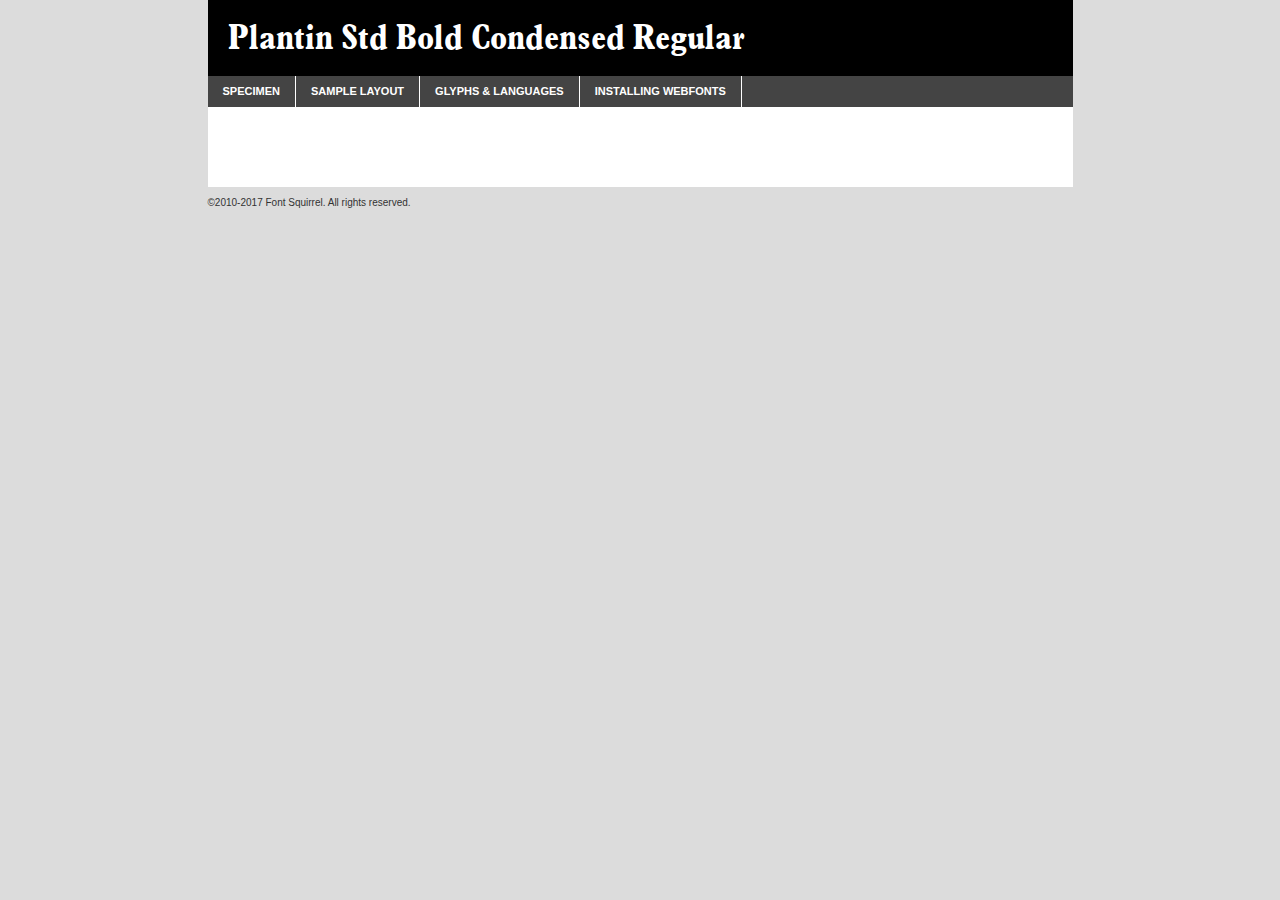
<file: fonts/webfontkit-20240925-094301/plantin_std_bold_condensed-demo.html>
<!DOCTYPE html PUBLIC "-//W3C//DTD XHTML 1.0 Transitional//EN"
        "http://www.w3.org/TR/xhtml1/DTD/xhtml1-transitional.dtd">

<html xmlns="http://www.w3.org/1999/xhtml" xml:lang="en" lang="en">
<head>
    <meta http-equiv="Content-Type" content="text/html; charset=utf-8"/>
    <script src="http://ajax.googleapis.com/ajax/libs/jquery/1.7.2/jquery.min.js" type="text/javascript" charset="utf-8"></script>
    <script type="text/javascript">
		(function($) {
			$.fn.easyTabs = function(option) {
				var param = jQuery.extend({ fadeSpeed: 'fast', defaultContent: 1, activeClass: 'active' }, option);
				$(this).each(function() {
					var thisId = '#' + this.id;
					if ( param.defaultContent == '' )
					{
						param.defaultContent = 1;
					}
					if ( typeof param.defaultContent == 'number' )
					{
						var defaultTab = $(thisId + ' .tabs li:eq(' + (param.defaultContent - 1) + ') a').attr('href').substr(1);
					}
					else
					{
						var defaultTab = param.defaultContent;
					}
					$(thisId + ' .tabs li a').each(function() {
						var tabToHide = $(this).attr('href').substr(1);
						$('#' + tabToHide).addClass('easytabs-tab-content');
					});
					hideAll();
					changeContent(defaultTab);

					function hideAll() {$(thisId + ' .easytabs-tab-content').hide();}

					function changeContent(tabId)
					{
						hideAll();
						$(thisId + ' .tabs li').removeClass(param.activeClass);
						$(thisId + ' .tabs li a[href=#' + tabId + ']').closest('li').addClass(param.activeClass);
						if ( param.fadeSpeed != 'none' )
						{
							$(thisId + ' #' + tabId).fadeIn(param.fadeSpeed);
						}
						else
						{
							$(thisId + ' #' + tabId).show();
						}
					}

					$(thisId + ' .tabs li').click(function() {
						var tabId = $(this).find('a').attr('href').substr(1);
						changeContent(tabId);
						return false;
					});
				});
			}
		})(jQuery);
    </script>
    <link rel="stylesheet" href="specimen_files/specimen_stylesheet.css" type="text/css" charset="utf-8"/>
    <link rel="stylesheet" href="stylesheet.css" type="text/css" charset="utf-8"/>

    <style type="text/css">
        		body {
			font-family: 'plantin_stdbold_condensed';
        		}

            </style>

    <title>Plantin Std Bold Condensed Regular Specimen</title>


    <script type="text/javascript" charset="utf-8">
		$(document).ready(function() {
			$('#container').easyTabs({ defaultContent: 1 });
		});
    </script>
</head>

<body>
<div id="container">
    <div id="header">
		Plantin Std Bold Condensed Regular    </div>
    <ul class="tabs">
        <li><a href="#specimen">Specimen</a></li>
        <li><a href="#layout">Sample Layout</a></li>
		        <li><a href="#glyphs">Glyphs &amp; Languages</a></li>
        <li><a href="#installing">Installing Webfonts</a></li>

    </ul>

    <div id="main_content">


        <div id="specimen">

            <div class="section">
                <div class="grid12 firstcol">
                    <div class="huge">AaBb</div>
                </div>
            </div>

            <div class="section">
                <div class="glyph_range">A&#x200B;B&#x200b;C&#x200b;D&#x200b;E&#x200b;F&#x200b;G&#x200b;H&#x200b;I&#x200b;J&#x200b;K&#x200b;L&#x200b;M&#x200b;N&#x200b;O&#x200b;P&#x200b;Q&#x200b;R&#x200b;S&#x200b;T&#x200b;U&#x200b;V&#x200b;W&#x200b;X&#x200b;Y&#x200b;Z&#x200b;a&#x200b;b&#x200b;c&#x200b;d&#x200b;e&#x200b;f&#x200b;g&#x200b;h&#x200b;i&#x200b;j&#x200b;k&#x200b;l&#x200b;m&#x200b;n&#x200b;o&#x200b;p&#x200b;q&#x200b;r&#x200b;s&#x200b;t&#x200b;u&#x200b;v&#x200b;w&#x200b;x&#x200b;y&#x200b;z&#x200b;1&#x200b;2&#x200b;3&#x200b;4&#x200b;5&#x200b;6&#x200b;7&#x200b;8&#x200b;9&#x200b;0&#x200b;&amp;&#x200b;.&#x200b;,&#x200b;?&#x200b;!&#x200b;&#64;&#x200b;(&#x200b;)&#x200b;#&#x200b;$&#x200b;%&#x200b;*&#x200b;+&#x200b;-&#x200b;=&#x200b;:&#x200b;;</div>
            </div>
            <div class="section">
                <div class="grid12 firstcol">
                    <table class="sample_table">
                        <tr>
                            <td>10</td>
                            <td class="size10">abcdefghijklmnopqrstuvwxyzABCDEFGHIJKLMNOPQRSTUVWXYZ0123456789abcdefghijklmnopqrstuvwxyzABCDEFGHIJKLMNOPQRSTUVWXYZ0123456789abcdefghijklmnopqrstuvwxyzABCDEFGHIJKLMNOPQRSTUVWXYZ</td>
                        </tr>
                        <tr>
                            <td>11</td>
                            <td class="size11">abcdefghijklmnopqrstuvwxyzABCDEFGHIJKLMNOPQRSTUVWXYZ0123456789abcdefghijklmnopqrstuvwxyzABCDEFGHIJKLMNOPQRSTUVWXYZ0123456789abcdefghijklmnopqrstuvwxyzABCDEFGHIJKLMNOPQRSTUVWXYZ</td>
                        </tr>
                        <tr>
                            <td>12</td>
                            <td class="size12">abcdefghijklmnopqrstuvwxyzABCDEFGHIJKLMNOPQRSTUVWXYZ0123456789abcdefghijklmnopqrstuvwxyzABCDEFGHIJKLMNOPQRSTUVWXYZ0123456789abcdefghijklmnopqrstuvwxyzABCDEFGHIJKLMNOPQRSTUVWXYZ</td>
                        </tr>
                        <tr>
                            <td>13</td>
                            <td class="size13">abcdefghijklmnopqrstuvwxyzABCDEFGHIJKLMNOPQRSTUVWXYZ0123456789abcdefghijklmnopqrstuvwxyzABCDEFGHIJKLMNOPQRSTUVWXYZ0123456789abcdefghijklmnopqrstuvwxyzABCDEFGHIJKLMNOPQRSTUVWXYZ</td>
                        </tr>
                        <tr>
                            <td>14</td>
                            <td class="size14">abcdefghijklmnopqrstuvwxyzABCDEFGHIJKLMNOPQRSTUVWXYZ0123456789abcdefghijklmnopqrstuvwxyzABCDEFGHIJKLMNOPQRSTUVWXYZ0123456789abcdefghijklmnopqrstuvwxyzABCDEFGHIJKLMNOPQRSTUVWXYZ</td>
                        </tr>
                        <tr>
                            <td>16</td>
                            <td class="size16">abcdefghijklmnopqrstuvwxyzABCDEFGHIJKLMNOPQRSTUVWXYZ0123456789abcdefghijklmnopqrstuvwxyzABCDEFGHIJKLMNOPQRSTUVWXYZ</td>
                        </tr>
                        <tr>
                            <td>18</td>
                            <td class="size18">abcdefghijklmnopqrstuvwxyzABCDEFGHIJKLMNOPQRSTUVWXYZ0123456789abcdefghijklmnopqrstuvwxyzABCDEFGHIJKLMNOPQRSTUVWXYZ</td>
                        </tr>
                        <tr>
                            <td>20</td>
                            <td class="size20">abcdefghijklmnopqrstuvwxyzABCDEFGHIJKLMNOPQRSTUVWXYZ0123456789abcdefghijklmnopqrstuvwxyzABCDEFGHIJKLMNOPQRSTUVWXYZ</td>
                        </tr>
                        <tr>
                            <td>24</td>
                            <td class="size24">abcdefghijklmnopqrstuvwxyzABCDEFGHIJKLMNOPQRSTUVWXYZ0123456789abcdefghijklmnopqrstuvwxyzABCDEFGHIJKLMNOPQRSTUVWXYZ</td>
                        </tr>
                        <tr>
                            <td>30</td>
                            <td class="size30">abcdefghijklmnopqrstuvwxyzABCDEFGHIJKLMNOPQRSTUVWXYZ0123456789abcdefghijklmnopqrstuvwxyzABCDEFGHIJKLMNOPQRSTUVWXYZ</td>
                        </tr>
                        <tr>
                            <td>36</td>
                            <td class="size36">abcdefghijklmnopqrstuvwxyzABCDEFGHIJKLMNOPQRSTUVWXYZ0123456789abcdefghijklmnopqrstuvwxyzABCDEFGHIJKLMNOPQRSTUVWXYZ</td>
                        </tr>
                        <tr>
                            <td>48</td>
                            <td class="size48">abcdefghijklmnopqrstuvwxyzABCDEFGHIJKLMNOPQRSTUVWXYZ0123456789abcdefghijklmnopqrstuvwxyzABCDEFGHIJKLMNOPQRSTUVWXYZ</td>
                        </tr>
                        <tr>
                            <td>60</td>
                            <td class="size60">abcdefghijklmnopqrstuvwxyzABCDEFGHIJKLMNOPQRSTUVWXYZ0123456789abcdefghijklmnopqrstuvwxyzABCDEFGHIJKLMNOPQRSTUVWXYZ</td>
                        </tr>
                        <tr>
                            <td>72</td>
                            <td class="size72">abcdefghijklmnopqrstuvwxyzABCDEFGHIJKLMNOPQRSTUVWXYZ0123456789abcdefghijklmnopqrstuvwxyzABCDEFGHIJKLMNOPQRSTUVWXYZ</td>
                        </tr>
                        <tr>
                            <td>90</td>
                            <td class="size90">abcdefghijklmnopqrstuvwxyzABCDEFGHIJKLMNOPQRSTUVWXYZ0123456789abcdefghijklmnopqrstuvwxyzABCDEFGHIJKLMNOPQRSTUVWXYZ</td>
                        </tr>
                    </table>

                </div>

            </div>


            <div class="section" id="bodycomparison">


                <div id="xheight">
                    <div class="fontbody">&#x25FC;&#x25FC;&#x25FC;&#x25FC;&#x25FC;&#x25FC;&#x25FC;&#x25FC;&#x25FC;&#x25FC;&#x25FC;&#x25FC;&#x25FC;&#x25FC;&#x25FC;&#x25FC;&#x25FC;&#x25FC;&#x25FC;&#x25FC;&#x25FC;&#x25FC;&#x25FC;&#x25FC;&#x25FC;&#x25FC;&#x25FC;&#x25FC;&#x25FC;&#x25FC;&#x25FC;&#x25FC;&#x25FC;&#x25FC;&#x25FC;&#x25FC;&#x25FC;&#x25FC;&#x25FC;&#x25FC;&#x25FC;&#x25FC;&#x25FC;&#x25FC;&#x25FC;&#x25FC;&#x25FC;&#x25FC;&#x25FC;&#x25FC;&#x25FC;&#x25FC;&#x25FC;&#x25FC;&#x25FC;&#x25FC;&#x25FC;&#x25FC;&#x25FC;&#x25FC;&#x25FC;&#x25FC;&#x25FC;&#x25FC;&#x25FC;&#x25FC;&#x25FC;&#x25FC;&#x25FC;&#x25FC;&#x25FC;&#x25FC;&#x25FC;&#x25FC;&#x25FC;&#x25FC;&#x25FC;&#x25FC;&#x25FC;&#x25FC;&#x25FC;&#x25FC;&#x25FC;&#x25FC;&#x25FC;&#x25FC;&#x25FC;&#x25FC;&#x25FC;&#x25FC;&#x25FC;&#x25FC;&#x25FC;&#x25FC;&#x25FC;&#x25FC;&#x25FC;&#x25FC;&#x25FC;body</div>
                    <div class="arialbody">body</div>
                    <div class="verdanabody">body</div>
                    <div class="georgiabody">body</div>
                </div>
                <div class="fontbody" style="z-index:1">
                    body<span>Plantin Std Bold Condensed Regular</span>
                </div>
                <div class="arialbody" style="z-index:1">
                    body<span>Arial</span>
                </div>
                <div class="verdanabody" style="z-index:1">
                    body<span>Verdana</span>
                </div>
                <div class="georgiabody" style="z-index:1">
                    body<span>Georgia</span>
                </div>


            </div>


            <div class="section psample psample_row1" id="">

                <div class="grid2 firstcol">
                    <p class="size10"><span>10.</span>Aenean lacinia bibendum nulla sed consectetur. Fusce dapibus, tellus ac cursus commodo, tortor mauris condimentum nibh, ut fermentum massa justo sit amet risus. Nullam id dolor id nibh ultricies vehicula ut id elit. Cum sociis natoque penatibus et magnis dis parturient montes, nascetur ridiculus mus. Nulla vitae elit libero, a pharetra augue.</p>

                </div>
                <div class="grid3">
                    <p class="size11"><span>11.</span>Aenean lacinia bibendum nulla sed consectetur. Fusce dapibus, tellus ac cursus commodo, tortor mauris condimentum nibh, ut fermentum massa justo sit amet risus. Nullam id dolor id nibh ultricies vehicula ut id elit. Cum sociis natoque penatibus et magnis dis parturient montes, nascetur ridiculus mus. Nulla vitae elit libero, a pharetra augue.</p>

                </div>
                <div class="grid3">
                    <p class="size12"><span>12.</span>Aenean lacinia bibendum nulla sed consectetur. Fusce dapibus, tellus ac cursus commodo, tortor mauris condimentum nibh, ut fermentum massa justo sit amet risus. Nullam id dolor id nibh ultricies vehicula ut id elit. Cum sociis natoque penatibus et magnis dis parturient montes, nascetur ridiculus mus. Nulla vitae elit libero, a pharetra augue.</p>

                </div>
                <div class="grid4">
                    <p class="size13"><span>13.</span>Aenean lacinia bibendum nulla sed consectetur. Fusce dapibus, tellus ac cursus commodo, tortor mauris condimentum nibh, ut fermentum massa justo sit amet risus. Nullam id dolor id nibh ultricies vehicula ut id elit. Cum sociis natoque penatibus et magnis dis parturient montes, nascetur ridiculus mus. Nulla vitae elit libero, a pharetra augue.</p>

                </div>
                <div class="white_blend"></div>

            </div>
            <div class="section psample psample_row2" id="">
                <div class="grid3 firstcol">
                    <p class="size14"><span>14.</span>Aenean lacinia bibendum nulla sed consectetur. Fusce dapibus, tellus ac cursus commodo, tortor mauris condimentum nibh, ut fermentum massa justo sit amet risus. Nullam id dolor id nibh ultricies vehicula ut id elit. Cum sociis natoque penatibus et magnis dis parturient montes, nascetur ridiculus mus. Nulla vitae elit libero, a pharetra augue.</p>

                </div>
                <div class="grid4">
                    <p class="size16"><span>16.</span>Aenean lacinia bibendum nulla sed consectetur. Fusce dapibus, tellus ac cursus commodo, tortor mauris condimentum nibh, ut fermentum massa justo sit amet risus. Nullam id dolor id nibh ultricies vehicula ut id elit. Cum sociis natoque penatibus et magnis dis parturient montes, nascetur ridiculus mus. Nulla vitae elit libero, a pharetra augue.</p>

                </div>
                <div class="grid5">
                    <p class="size18"><span>18.</span>Aenean lacinia bibendum nulla sed consectetur. Fusce dapibus, tellus ac cursus commodo, tortor mauris condimentum nibh, ut fermentum massa justo sit amet risus. Nullam id dolor id nibh ultricies vehicula ut id elit. Cum sociis natoque penatibus et magnis dis parturient montes, nascetur ridiculus mus. Nulla vitae elit libero, a pharetra augue.</p>

                </div>

                <div class="white_blend"></div>

            </div>

            <div class="section psample psample_row3" id="">
                <div class="grid5 firstcol">
                    <p class="size20"><span>20.</span>Aenean lacinia bibendum nulla sed consectetur. Fusce dapibus, tellus ac cursus commodo, tortor mauris condimentum nibh, ut fermentum massa justo sit amet risus. Nullam id dolor id nibh ultricies vehicula ut id elit. Cum sociis natoque penatibus et magnis dis parturient montes, nascetur ridiculus mus. Nulla vitae elit libero, a pharetra augue.</p>
                </div>
                <div class="grid7">
                    <p class="size24"><span>24.</span>Aenean lacinia bibendum nulla sed consectetur. Fusce dapibus, tellus ac cursus commodo, tortor mauris condimentum nibh, ut fermentum massa justo sit amet risus. Nullam id dolor id nibh ultricies vehicula ut id elit. Cum sociis natoque penatibus et magnis dis parturient montes, nascetur ridiculus mus. Nulla vitae elit libero, a pharetra augue.</p>
                </div>

                <div class="white_blend"></div>

            </div>

            <div class="section psample psample_row4" id="">
                <div class="grid12 firstcol">
                    <p class="size30"><span>30.</span>Aenean lacinia bibendum nulla sed consectetur. Fusce dapibus, tellus ac cursus commodo, tortor mauris condimentum nibh, ut fermentum massa justo sit amet risus. Nullam id dolor id nibh ultricies vehicula ut id elit. Cum sociis natoque penatibus et magnis dis parturient montes, nascetur ridiculus mus. Nulla vitae elit libero, a pharetra augue.</p>
                </div>
                <div class="white_blend"></div>

            </div>


            <div class="section psample psample_row1 fullreverse">
                <div class="grid2 firstcol">
                    <p class="size10"><span>10.</span>Aenean lacinia bibendum nulla sed consectetur. Fusce dapibus, tellus ac cursus commodo, tortor mauris condimentum nibh, ut fermentum massa justo sit amet risus. Nullam id dolor id nibh ultricies vehicula ut id elit. Cum sociis natoque penatibus et magnis dis parturient montes, nascetur ridiculus mus. Nulla vitae elit libero, a pharetra augue.</p>

                </div>
                <div class="grid3">
                    <p class="size11"><span>11.</span>Aenean lacinia bibendum nulla sed consectetur. Fusce dapibus, tellus ac cursus commodo, tortor mauris condimentum nibh, ut fermentum massa justo sit amet risus. Nullam id dolor id nibh ultricies vehicula ut id elit. Cum sociis natoque penatibus et magnis dis parturient montes, nascetur ridiculus mus. Nulla vitae elit libero, a pharetra augue.</p>

                </div>
                <div class="grid3">
                    <p class="size12"><span>12.</span>Aenean lacinia bibendum nulla sed consectetur. Fusce dapibus, tellus ac cursus commodo, tortor mauris condimentum nibh, ut fermentum massa justo sit amet risus. Nullam id dolor id nibh ultricies vehicula ut id elit. Cum sociis natoque penatibus et magnis dis parturient montes, nascetur ridiculus mus. Nulla vitae elit libero, a pharetra augue.</p>

                </div>
                <div class="grid4">
                    <p class="size13"><span>13.</span>Aenean lacinia bibendum nulla sed consectetur. Fusce dapibus, tellus ac cursus commodo, tortor mauris condimentum nibh, ut fermentum massa justo sit amet risus. Nullam id dolor id nibh ultricies vehicula ut id elit. Cum sociis natoque penatibus et magnis dis parturient montes, nascetur ridiculus mus. Nulla vitae elit libero, a pharetra augue.</p>

                </div>
                <div class="black_blend"></div>

            </div>

            <div class="section psample psample_row2 fullreverse">
                <div class="grid3 firstcol">
                    <p class="size14"><span>14.</span>Aenean lacinia bibendum nulla sed consectetur. Fusce dapibus, tellus ac cursus commodo, tortor mauris condimentum nibh, ut fermentum massa justo sit amet risus. Nullam id dolor id nibh ultricies vehicula ut id elit. Cum sociis natoque penatibus et magnis dis parturient montes, nascetur ridiculus mus. Nulla vitae elit libero, a pharetra augue.</p>

                </div>
                <div class="grid4">
                    <p class="size16"><span>16.</span>Aenean lacinia bibendum nulla sed consectetur. Fusce dapibus, tellus ac cursus commodo, tortor mauris condimentum nibh, ut fermentum massa justo sit amet risus. Nullam id dolor id nibh ultricies vehicula ut id elit. Cum sociis natoque penatibus et magnis dis parturient montes, nascetur ridiculus mus. Nulla vitae elit libero, a pharetra augue.</p>

                </div>
                <div class="grid5">
                    <p class="size18"><span>18.</span>Aenean lacinia bibendum nulla sed consectetur. Fusce dapibus, tellus ac cursus commodo, tortor mauris condimentum nibh, ut fermentum massa justo sit amet risus. Nullam id dolor id nibh ultricies vehicula ut id elit. Cum sociis natoque penatibus et magnis dis parturient montes, nascetur ridiculus mus. Nulla vitae elit libero, a pharetra augue.</p>

                </div>
                <div class="black_blend"></div>

            </div>

            <div class="section psample fullreverse psample_row3" id="">
                <div class="grid5 firstcol">
                    <p class="size20"><span>20.</span>Aenean lacinia bibendum nulla sed consectetur. Fusce dapibus, tellus ac cursus commodo, tortor mauris condimentum nibh, ut fermentum massa justo sit amet risus. Nullam id dolor id nibh ultricies vehicula ut id elit. Cum sociis natoque penatibus et magnis dis parturient montes, nascetur ridiculus mus. Nulla vitae elit libero, a pharetra augue.</p>
                </div>
                <div class="grid7">
                    <p class="size24"><span>24.</span>Aenean lacinia bibendum nulla sed consectetur. Fusce dapibus, tellus ac cursus commodo, tortor mauris condimentum nibh, ut fermentum massa justo sit amet risus. Nullam id dolor id nibh ultricies vehicula ut id elit. Cum sociis natoque penatibus et magnis dis parturient montes, nascetur ridiculus mus. Nulla vitae elit libero, a pharetra augue.</p>
                </div>

                <div class="black_blend"></div>

            </div>

            <div class="section psample fullreverse psample_row4" id="" style="border-bottom: 20px #000 solid;">
                <div class="grid12 firstcol">
                    <p class="size30"><span>30.</span>Aenean lacinia bibendum nulla sed consectetur. Fusce dapibus, tellus ac cursus commodo, tortor mauris condimentum nibh, ut fermentum massa justo sit amet risus. Nullam id dolor id nibh ultricies vehicula ut id elit. Cum sociis natoque penatibus et magnis dis parturient montes, nascetur ridiculus mus. Nulla vitae elit libero, a pharetra augue.</p>
                </div>
                <div class="black_blend"></div>

            </div>


        </div>

        <div id="layout">

            <div class="section">

                <div class="grid12 firstcol">
                    <h1>Lorem Ipsum Dolor</h1>
                    <h2>Etiam porta sem malesuada magna mollis euismod</h2>

                    <p class="byline">By <a href="#link">Aenean Lacinia</a></p>
                </div>
            </div>
            <div class="section">
                <div class="grid8 firstcol">
                    <p class="large">Donec sed odio dui. Morbi leo risus, porta ac consectetur ac, vestibulum at eros. Fusce dapibus, tellus ac cursus commodo, tortor mauris condimentum nibh, ut fermentum massa justo sit amet risus. </p>


                    <h3>Pellentesque ornare sem</h3>

                    <p>Maecenas sed diam eget risus varius blandit sit amet non magna. Maecenas faucibus mollis interdum. Donec ullamcorper nulla non metus auctor fringilla. Nullam id dolor id nibh ultricies vehicula ut id elit. Nullam id dolor id nibh ultricies vehicula ut id elit. </p>

                    <p>Aenean eu leo quam. Pellentesque ornare sem lacinia quam venenatis vestibulum. Lorem ipsum dolor sit amet, consectetur adipiscing elit. Cum sociis natoque penatibus et magnis dis parturient montes, nascetur ridiculus mus. </p>

                    <p>Nulla vitae elit libero, a pharetra augue. Praesent commodo cursus magna, vel scelerisque nisl consectetur et. Aenean lacinia bibendum nulla sed consectetur. </p>

                    <p>Nullam quis risus eget urna mollis ornare vel eu leo. Nullam quis risus eget urna mollis ornare vel eu leo. Maecenas sed diam eget risus varius blandit sit amet non magna. Donec ullamcorper nulla non metus auctor fringilla. </p>

                    <h3>Cras mattis consectetur</h3>

                    <p>Aenean eu leo quam. Pellentesque ornare sem lacinia quam venenatis vestibulum. Aenean lacinia bibendum nulla sed consectetur. Integer posuere erat a ante venenatis dapibus posuere velit aliquet. Cras mattis consectetur purus sit amet fermentum. </p>

                    <p>Nullam id dolor id nibh ultricies vehicula ut id elit. Nullam quis risus eget urna mollis ornare vel eu leo. Cras mattis consectetur purus sit amet fermentum.</p>
                </div>

                <div class="grid4 sidebar">

                    <div class="box reverse">
                        <p class="last">Nullam quis risus eget urna mollis ornare vel eu leo. Donec ullamcorper nulla non metus auctor fringilla. Cras mattis consectetur purus sit amet fermentum. Sed posuere consectetur est at lobortis. Lorem ipsum dolor sit amet, consectetur adipiscing elit. </p>
                    </div>

                    <p class="caption">Maecenas sed diam eget risus varius.</p>

                    <p>Vestibulum id ligula porta felis euismod semper. Integer posuere erat a ante venenatis dapibus posuere velit aliquet. Vestibulum id ligula porta felis euismod semper. Sed posuere consectetur est at lobortis. Maecenas sed diam eget risus varius blandit sit amet non magna. Fusce dapibus, tellus ac cursus commodo, tortor mauris condimentum nibh, ut fermentum massa justo sit amet risus. </p>


                    <p>Duis mollis, est non commodo luctus, nisi erat porttitor ligula, eget lacinia odio sem nec elit. Aenean lacinia bibendum nulla sed consectetur. Vivamus sagittis lacus vel augue laoreet rutrum faucibus dolor auctor. Aenean lacinia bibendum nulla sed consectetur. Nullam quis risus eget urna mollis ornare vel eu leo. </p>

                    <p>Praesent commodo cursus magna, vel scelerisque nisl consectetur et. Donec ullamcorper nulla non metus auctor fringilla. Maecenas faucibus mollis interdum. Fusce dapibus, tellus ac cursus commodo, tortor mauris condimentum nibh, ut fermentum massa justo sit amet risus. </p>

                </div>
            </div>

        </div>


		

        <div id="glyphs">
            <div class="section">
                <div class="grid12 firstcol">

                    <h1>Language Support</h1>
                    <p>The subset of Plantin Std Bold Condensed Regular in this kit supports the following languages:<br/>

						Albanian, Basque, Breton, Chamorro, Danish, Dutch, English, Faroese, Finnish, French, Frisian, Galician, German, Icelandic, Italian, Malagasy, Norwegian, Portuguese, Spanish, Alsatian, Aragonese, Arapaho, Arrernte, Asturian, Aymara, Bislama, Cebuano, Corsican, Fijian, French_creole, Genoese, Gilbertese, Greenlandic, Haitian_creole, Hiligaynon, Hmong, Hopi, Ibanag, Iloko_ilokano, Indonesian, Interglossa_glosa, Interlingua, Irish_gaelic, Jerriais, Lojban, Lombard, Luxembourgeois, Manx, Mohawk, Norfolk_pitcairnese, Occitan, Oromo, Pangasinan, Papiamento, Piedmontese, Potawatomi, Rhaeto-romance, Romansh, Rotokas, Sami_lule, Samoan, Sardinian, Scots_gaelic, Seychelles_creole, Shona, Sicilian, Somali, Southern_ndebele, Swahili, Swati_swazi, Tagalog_filipino_pilipino, Tetum, Tok_pisin, Uyghur_latinized, Volapuk, Walloon, Warlpiri, Xhosa, Yapese, Zulu, Latinbasic, Ubasic, Demo                    </p>
                    <h1>Glyph Chart</h1>
                    <p>The subset of Plantin Std Bold Condensed Regular in this kit includes all the glyphs listed below. Unicode entities are included above each glyph to help you insert individual characters into your layout.</p>
                    <div id="glyph_chart">

																				                                <div><p>&amp;#32;</p>&#32;</div>
																				                                <div><p>&amp;#33;</p>&#33;</div>
																				                                <div><p>&amp;#34;</p>&#34;</div>
																				                                <div><p>&amp;#35;</p>&#35;</div>
																				                                <div><p>&amp;#36;</p>&#36;</div>
																				                                <div><p>&amp;#37;</p>&#37;</div>
																				                                <div><p>&amp;#38;</p>&#38;</div>
																				                                <div><p>&amp;#39;</p>&#39;</div>
																				                                <div><p>&amp;#40;</p>&#40;</div>
																				                                <div><p>&amp;#41;</p>&#41;</div>
																				                                <div><p>&amp;#42;</p>&#42;</div>
																				                                <div><p>&amp;#43;</p>&#43;</div>
																				                                <div><p>&amp;#44;</p>&#44;</div>
																				                                <div><p>&amp;#45;</p>&#45;</div>
																				                                <div><p>&amp;#46;</p>&#46;</div>
																				                                <div><p>&amp;#47;</p>&#47;</div>
																				                                <div><p>&amp;#48;</p>&#48;</div>
																				                                <div><p>&amp;#49;</p>&#49;</div>
																				                                <div><p>&amp;#50;</p>&#50;</div>
																				                                <div><p>&amp;#51;</p>&#51;</div>
																				                                <div><p>&amp;#52;</p>&#52;</div>
																				                                <div><p>&amp;#53;</p>&#53;</div>
																				                                <div><p>&amp;#54;</p>&#54;</div>
																				                                <div><p>&amp;#55;</p>&#55;</div>
																				                                <div><p>&amp;#56;</p>&#56;</div>
																				                                <div><p>&amp;#57;</p>&#57;</div>
																				                                <div><p>&amp;#58;</p>&#58;</div>
																				                                <div><p>&amp;#59;</p>&#59;</div>
																				                                <div><p>&amp;#60;</p>&#60;</div>
																				                                <div><p>&amp;#61;</p>&#61;</div>
																				                                <div><p>&amp;#62;</p>&#62;</div>
																				                                <div><p>&amp;#63;</p>&#63;</div>
																				                                <div><p>&amp;#64;</p>&#64;</div>
																				                                <div><p>&amp;#65;</p>&#65;</div>
																				                                <div><p>&amp;#66;</p>&#66;</div>
																				                                <div><p>&amp;#67;</p>&#67;</div>
																				                                <div><p>&amp;#68;</p>&#68;</div>
																				                                <div><p>&amp;#69;</p>&#69;</div>
																				                                <div><p>&amp;#70;</p>&#70;</div>
																				                                <div><p>&amp;#71;</p>&#71;</div>
																				                                <div><p>&amp;#72;</p>&#72;</div>
																				                                <div><p>&amp;#73;</p>&#73;</div>
																				                                <div><p>&amp;#74;</p>&#74;</div>
																				                                <div><p>&amp;#75;</p>&#75;</div>
																				                                <div><p>&amp;#76;</p>&#76;</div>
																				                                <div><p>&amp;#77;</p>&#77;</div>
																				                                <div><p>&amp;#78;</p>&#78;</div>
																				                                <div><p>&amp;#79;</p>&#79;</div>
																				                                <div><p>&amp;#80;</p>&#80;</div>
																				                                <div><p>&amp;#81;</p>&#81;</div>
																				                                <div><p>&amp;#82;</p>&#82;</div>
																				                                <div><p>&amp;#83;</p>&#83;</div>
																				                                <div><p>&amp;#84;</p>&#84;</div>
																				                                <div><p>&amp;#85;</p>&#85;</div>
																				                                <div><p>&amp;#86;</p>&#86;</div>
																				                                <div><p>&amp;#87;</p>&#87;</div>
																				                                <div><p>&amp;#88;</p>&#88;</div>
																				                                <div><p>&amp;#89;</p>&#89;</div>
																				                                <div><p>&amp;#90;</p>&#90;</div>
																				                                <div><p>&amp;#91;</p>&#91;</div>
																				                                <div><p>&amp;#92;</p>&#92;</div>
																				                                <div><p>&amp;#93;</p>&#93;</div>
																				                                <div><p>&amp;#94;</p>&#94;</div>
																				                                <div><p>&amp;#95;</p>&#95;</div>
																				                                <div><p>&amp;#96;</p>&#96;</div>
																				                                <div><p>&amp;#97;</p>&#97;</div>
																				                                <div><p>&amp;#98;</p>&#98;</div>
																				                                <div><p>&amp;#99;</p>&#99;</div>
																				                                <div><p>&amp;#100;</p>&#100;</div>
																				                                <div><p>&amp;#101;</p>&#101;</div>
																				                                <div><p>&amp;#102;</p>&#102;</div>
																				                                <div><p>&amp;#103;</p>&#103;</div>
																				                                <div><p>&amp;#104;</p>&#104;</div>
																				                                <div><p>&amp;#105;</p>&#105;</div>
																				                                <div><p>&amp;#106;</p>&#106;</div>
																				                                <div><p>&amp;#107;</p>&#107;</div>
																				                                <div><p>&amp;#108;</p>&#108;</div>
																				                                <div><p>&amp;#109;</p>&#109;</div>
																				                                <div><p>&amp;#110;</p>&#110;</div>
																				                                <div><p>&amp;#111;</p>&#111;</div>
																				                                <div><p>&amp;#112;</p>&#112;</div>
																				                                <div><p>&amp;#113;</p>&#113;</div>
																				                                <div><p>&amp;#114;</p>&#114;</div>
																				                                <div><p>&amp;#115;</p>&#115;</div>
																				                                <div><p>&amp;#116;</p>&#116;</div>
																				                                <div><p>&amp;#117;</p>&#117;</div>
																				                                <div><p>&amp;#118;</p>&#118;</div>
																				                                <div><p>&amp;#119;</p>&#119;</div>
																				                                <div><p>&amp;#120;</p>&#120;</div>
																				                                <div><p>&amp;#121;</p>&#121;</div>
																				                                <div><p>&amp;#122;</p>&#122;</div>
																				                                <div><p>&amp;#123;</p>&#123;</div>
																				                                <div><p>&amp;#124;</p>&#124;</div>
																				                                <div><p>&amp;#125;</p>&#125;</div>
																				                                <div><p>&amp;#126;</p>&#126;</div>
																				                                <div><p>&amp;#160;</p>&#160;</div>
																				                                <div><p>&amp;#161;</p>&#161;</div>
																				                                <div><p>&amp;#162;</p>&#162;</div>
																				                                <div><p>&amp;#163;</p>&#163;</div>
																				                                <div><p>&amp;#164;</p>&#164;</div>
																				                                <div><p>&amp;#165;</p>&#165;</div>
																				                                <div><p>&amp;#166;</p>&#166;</div>
																				                                <div><p>&amp;#167;</p>&#167;</div>
																				                                <div><p>&amp;#168;</p>&#168;</div>
																				                                <div><p>&amp;#169;</p>&#169;</div>
																				                                <div><p>&amp;#170;</p>&#170;</div>
																				                                <div><p>&amp;#171;</p>&#171;</div>
																				                                <div><p>&amp;#172;</p>&#172;</div>
																				                                <div><p>&amp;#173;</p>&#173;</div>
																				                                <div><p>&amp;#174;</p>&#174;</div>
																				                                <div><p>&amp;#175;</p>&#175;</div>
																				                                <div><p>&amp;#176;</p>&#176;</div>
																				                                <div><p>&amp;#177;</p>&#177;</div>
																				                                <div><p>&amp;#178;</p>&#178;</div>
																				                                <div><p>&amp;#179;</p>&#179;</div>
																				                                <div><p>&amp;#180;</p>&#180;</div>
																				                                <div><p>&amp;#181;</p>&#181;</div>
																				                                <div><p>&amp;#182;</p>&#182;</div>
																				                                <div><p>&amp;#183;</p>&#183;</div>
																				                                <div><p>&amp;#184;</p>&#184;</div>
																				                                <div><p>&amp;#185;</p>&#185;</div>
																				                                <div><p>&amp;#186;</p>&#186;</div>
																				                                <div><p>&amp;#187;</p>&#187;</div>
																				                                <div><p>&amp;#188;</p>&#188;</div>
																				                                <div><p>&amp;#189;</p>&#189;</div>
																				                                <div><p>&amp;#190;</p>&#190;</div>
																				                                <div><p>&amp;#191;</p>&#191;</div>
																				                                <div><p>&amp;#192;</p>&#192;</div>
																				                                <div><p>&amp;#193;</p>&#193;</div>
																				                                <div><p>&amp;#194;</p>&#194;</div>
																				                                <div><p>&amp;#195;</p>&#195;</div>
																				                                <div><p>&amp;#196;</p>&#196;</div>
																				                                <div><p>&amp;#197;</p>&#197;</div>
																				                                <div><p>&amp;#198;</p>&#198;</div>
																				                                <div><p>&amp;#199;</p>&#199;</div>
																				                                <div><p>&amp;#200;</p>&#200;</div>
																				                                <div><p>&amp;#201;</p>&#201;</div>
																				                                <div><p>&amp;#202;</p>&#202;</div>
																				                                <div><p>&amp;#203;</p>&#203;</div>
																				                                <div><p>&amp;#204;</p>&#204;</div>
																				                                <div><p>&amp;#205;</p>&#205;</div>
																				                                <div><p>&amp;#206;</p>&#206;</div>
																				                                <div><p>&amp;#207;</p>&#207;</div>
																				                                <div><p>&amp;#208;</p>&#208;</div>
																				                                <div><p>&amp;#209;</p>&#209;</div>
																				                                <div><p>&amp;#210;</p>&#210;</div>
																				                                <div><p>&amp;#211;</p>&#211;</div>
																				                                <div><p>&amp;#212;</p>&#212;</div>
																				                                <div><p>&amp;#213;</p>&#213;</div>
																				                                <div><p>&amp;#214;</p>&#214;</div>
																				                                <div><p>&amp;#215;</p>&#215;</div>
																				                                <div><p>&amp;#216;</p>&#216;</div>
																				                                <div><p>&amp;#217;</p>&#217;</div>
																				                                <div><p>&amp;#218;</p>&#218;</div>
																				                                <div><p>&amp;#219;</p>&#219;</div>
																				                                <div><p>&amp;#220;</p>&#220;</div>
																				                                <div><p>&amp;#221;</p>&#221;</div>
																				                                <div><p>&amp;#222;</p>&#222;</div>
																				                                <div><p>&amp;#223;</p>&#223;</div>
																				                                <div><p>&amp;#224;</p>&#224;</div>
																				                                <div><p>&amp;#225;</p>&#225;</div>
																				                                <div><p>&amp;#226;</p>&#226;</div>
																				                                <div><p>&amp;#227;</p>&#227;</div>
																				                                <div><p>&amp;#228;</p>&#228;</div>
																				                                <div><p>&amp;#229;</p>&#229;</div>
																				                                <div><p>&amp;#230;</p>&#230;</div>
																				                                <div><p>&amp;#231;</p>&#231;</div>
																				                                <div><p>&amp;#232;</p>&#232;</div>
																				                                <div><p>&amp;#233;</p>&#233;</div>
																				                                <div><p>&amp;#234;</p>&#234;</div>
																				                                <div><p>&amp;#235;</p>&#235;</div>
																				                                <div><p>&amp;#236;</p>&#236;</div>
																				                                <div><p>&amp;#237;</p>&#237;</div>
																				                                <div><p>&amp;#238;</p>&#238;</div>
																				                                <div><p>&amp;#239;</p>&#239;</div>
																				                                <div><p>&amp;#240;</p>&#240;</div>
																				                                <div><p>&amp;#241;</p>&#241;</div>
																				                                <div><p>&amp;#242;</p>&#242;</div>
																				                                <div><p>&amp;#243;</p>&#243;</div>
																				                                <div><p>&amp;#244;</p>&#244;</div>
																				                                <div><p>&amp;#245;</p>&#245;</div>
																				                                <div><p>&amp;#246;</p>&#246;</div>
																				                                <div><p>&amp;#247;</p>&#247;</div>
																				                                <div><p>&amp;#248;</p>&#248;</div>
																				                                <div><p>&amp;#249;</p>&#249;</div>
																				                                <div><p>&amp;#250;</p>&#250;</div>
																				                                <div><p>&amp;#251;</p>&#251;</div>
																				                                <div><p>&amp;#252;</p>&#252;</div>
																				                                <div><p>&amp;#253;</p>&#253;</div>
																				                                <div><p>&amp;#254;</p>&#254;</div>
																				                                <div><p>&amp;#255;</p>&#255;</div>
																				                                <div><p>&amp;#338;</p>&#338;</div>
																				                                <div><p>&amp;#339;</p>&#339;</div>
																				                                <div><p>&amp;#376;</p>&#376;</div>
																				                                <div><p>&amp;#710;</p>&#710;</div>
																				                                <div><p>&amp;#732;</p>&#732;</div>
																				                                <div><p>&amp;#8192;</p>&#8192;</div>
																				                                <div><p>&amp;#8193;</p>&#8193;</div>
																				                                <div><p>&amp;#8194;</p>&#8194;</div>
																				                                <div><p>&amp;#8195;</p>&#8195;</div>
																				                                <div><p>&amp;#8196;</p>&#8196;</div>
																				                                <div><p>&amp;#8197;</p>&#8197;</div>
																				                                <div><p>&amp;#8198;</p>&#8198;</div>
																				                                <div><p>&amp;#8199;</p>&#8199;</div>
																				                                <div><p>&amp;#8200;</p>&#8200;</div>
																				                                <div><p>&amp;#8201;</p>&#8201;</div>
																				                                <div><p>&amp;#8202;</p>&#8202;</div>
																				                                <div><p>&amp;#8208;</p>&#8208;</div>
																				                                <div><p>&amp;#8209;</p>&#8209;</div>
																				                                <div><p>&amp;#8210;</p>&#8210;</div>
																				                                <div><p>&amp;#8211;</p>&#8211;</div>
																				                                <div><p>&amp;#8212;</p>&#8212;</div>
																				                                <div><p>&amp;#8216;</p>&#8216;</div>
																				                                <div><p>&amp;#8217;</p>&#8217;</div>
																				                                <div><p>&amp;#8218;</p>&#8218;</div>
																				                                <div><p>&amp;#8220;</p>&#8220;</div>
																				                                <div><p>&amp;#8221;</p>&#8221;</div>
																				                                <div><p>&amp;#8222;</p>&#8222;</div>
																				                                <div><p>&amp;#8226;</p>&#8226;</div>
																				                                <div><p>&amp;#8230;</p>&#8230;</div>
																				                                <div><p>&amp;#8239;</p>&#8239;</div>
																				                                <div><p>&amp;#8249;</p>&#8249;</div>
																				                                <div><p>&amp;#8250;</p>&#8250;</div>
																				                                <div><p>&amp;#8287;</p>&#8287;</div>
																				                                <div><p>&amp;#8364;</p>&#8364;</div>
																				                                <div><p>&amp;#8482;</p>&#8482;</div>
																				                                <div><p>&amp;#9724;</p>&#9724;</div>
																				                                <div><p>&amp;#64257;</p>&#64257;</div>
																				                                <div><p>&amp;#64258;</p>&#64258;</div>
																																																										                    </div>
                </div>


            </div>
        </div>


        <div id="specs">

        </div>

        <div id="installing">
            <div class="section">
                <div class="grid7 firstcol">
                    <h1>Installing Webfonts</h1>

                    <p>Webfonts are supported by all major browser platforms but not all in the same way. There are currently four different font formats that must be included in order to target all browsers. This includes TTF, WOFF, EOT and SVG.</p>

                    <h2>1. Upload your webfonts</h2>
                    <p>You must upload your webfont kit to your website. They should be in or near the same directory as your CSS files.</p>

                    <h2>2. Include the webfont stylesheet</h2>
                    <p>A special CSS @font-face declaration helps the various browsers select the appropriate font it needs without causing you a bunch of headaches. Learn more about this syntax by reading the <a href="https://www.fontspring.com/blog/further-hardening-of-the-bulletproof-syntax">Fontspring blog post</a> about it. The code for it is as follows:</p>


                    <code>
                        @font-face{
                        font-family: 'MyWebFont';
                        src: url('WebFont.eot');
                        src: url('WebFont.eot?#iefix') format('embedded-opentype'),
                        url('WebFont.woff') format('woff'),
                        url('WebFont.ttf') format('truetype'),
                        url('WebFont.svg#webfont') format('svg');
                        }
                    </code>

                    <p>We've already gone ahead and generated the code for you. All you have to do is link to the stylesheet in your HTML, like this:</p>
                    <code>&lt;link rel=&quot;stylesheet&quot; href=&quot;stylesheet.css&quot; type=&quot;text/css&quot; charset=&quot;utf-8&quot; /&gt;</code>

                    <h2>3. Modify your own stylesheet</h2>
                    <p>To take advantage of your new fonts, you must tell your stylesheet to use them. Look at the original @font-face declaration above and find the property called "font-family." The name linked there will be what you use to reference the font. Prepend that webfont name to the font stack in the "font-family" property, inside the selector you want to change. For example:</p>
                    <code>p { font-family: 'WebFont', Arial, sans-serif; }</code>

                    <h2>4. Test</h2>
                    <p>Getting webfonts to work cross-browser <em>can</em> be tricky. Use the information in the sidebar to help you if you find that fonts aren't loading in a particular browser.</p>
                </div>

                <div class="grid5 sidebar">
                    <div class="box">
                        <h2>Troubleshooting<br/>Font-Face Problems</h2>
                        <p>Having trouble getting your webfonts to load in your new website? Here are some tips to sort out what might be the problem.</p>

                        <h3>Fonts not showing in any browser</h3>

                        <p>This sounds like you need to work on the plumbing. You either did not upload the fonts to the correct directory, or you did not link the fonts properly in the CSS. If you've confirmed that all this is correct and you still have a problem, take a look at your .htaccess file and see if requests are getting intercepted.</p>

                        <h3>Fonts not loading in iPhone or iPad</h3>

                        <p>The most common problem here is that you are serving the fonts from an IIS server. IIS refuses to serve files that have unknown MIME types. If that is the case, you must set the MIME type for SVG to "image/svg+xml" in the server settings. Follow these instructions from Microsoft if you need help.</p>

                        <h3>Fonts not loading in Firefox</h3>

                        <p>The primary reason for this failure? You are still using a version Firefox older than 3.5. So upgrade already! If that isn't it, then you are very likely serving fonts from a different domain. Firefox requires that all font assets be served from the same domain. Lastly it is possible that you need to add WOFF to your list of MIME types (if you are serving via IIS.)</p>

                        <h3>Fonts not loading in IE</h3>

                        <p>Are you looking at Internet Explorer on an actual Windows machine or are you cheating by using a service like Adobe BrowserLab? Many of these screenshot services do not render @font-face for IE. Best to test it on a real machine.</p>

                        <h3>Fonts not loading in IE9</h3>

                        <p>IE9, like Firefox, requires that fonts be served from the same domain as the website. Make sure that is the case.</p>
                    </div>
                </div>
            </div>

        </div>

    </div>
    <div id="footer">
        <p>&copy;2010-2017 Font Squirrel. All rights reserved.</p>
    </div>
</div>
</body>
</html>
</file>
<file: styles/style.css>
html {
	scroll-timeline: --page-scroll block;
} 

* {
	box-sizing:border-box;  
	margin: 0;
	padding: 0;
} 

:root {
    --background-color-light: #ffffff;
    --text-color-light: #021a36;
    --header-background-light: #ffffff;
    --header-text-light: #021a36;

    --background-color-dark: #021a36;
    --text-color-dark: #ffffff;
    --header-background-dark: #021a36;
    --header-text-dark: #ffffff;

    --background-image-light: url('../images/festival.png');
    --background-image-dark: url('../images/bar.jpg');
}

/* https://developer.mozilla.org/en-US/docs/Web/CSS/color_value/light-dark */
/* https://chatgpt.com */

[data-theme="dark"] {
    --background-color: var(--background-color-dark);
    --text-color: var(--text-color-dark);
    --header-background: var(--header-background-dark);
    --header-text: var(--header-text-dark);
}

[data-theme="light"] {
    --background-color: var(--background-color-light);
    --text-color: var(--text-color-light);
    --header-background: var(--header-background-light);
    --header-text: var(--header-text-light);
}

body {
	position: relative;
    box-sizing: border-box;
    background-color: var(--background-color);
    color: var(--text-color);
	background-image: var(--backgorund-image);
	background-size: cover;
	background-position: center;
}

body::before {
	content: '';
	position: fixed;
	left: 0;
	top: 0;
	width: 100%;
	height: 0.5em;
	background: linear-gradient(90deg, rgba(14,26,54,1) 0%, rgba(161,26,45,1) 100%);
	transform-origin: 0 50%;
	animation: grow-progress 2s linear;
	animation-timeline: --page-scroll;
	z-index: 1;
}

@keyframes grow-progress {
	from { transform: scaleX(0); }
	to { transform: scaleX(1); }
}
/* https://scroll-driven-animations.style */

h1, h2, h3, h4, h5, h6 {
    color: var(--text-color);
}

button {
    cursor: pointer;
}

[data-theme="dark"] main section:first-of-type {
    background-image: var(--background-image-dark);
}

main section svg:nth-of-type(3),
main section svg:nth-of-type(4) {
    display: none;
}

[data-theme="dark"] main section svg:nth-of-type(3),
[data-theme="dark"] main section svg:nth-of-type(4) {
    display: block;
    position: absolute;
    top: 50%;
    transform: translate(-50%, -50%);
	width: 25em;
}

[data-theme="dark"] main section svg:nth-of-type(3) {
    left: 53%;
}

[data-theme="dark"] main section svg:nth-of-type(4) {
	left: 50%;
	top: 40%
}

@font-face {
    font-family: 'Plantin';
    src: url('../fonts/webfontkit-20240925-094301/plantin_std_bold_condensed-webfont.woff2') format('woff2'),
         url('../fonts/webfontkit-20240925-094301/plantin_std_bold_condensed-webfont.woff') format('woff'); 
    font-weight: normal;
    font-style: normal;
}

@font-face {
    font-family: 'Helsinki Regular';
    src: url('https://drinkstelz.com/cdn/shop/files/Helsinki-Regular.otf?v=17479489828325811465');
    font-weight: normal;
    font-style: normal;
}

@font-face {
    font-family: 'Helsinki Book';
    src: url('https://drinkstelz.com/cdn/shop/files/Helsinki-Book.otf?v=2608523496668417303');
    font-weight: normal;
    font-style: normal;
}

h1, h2 {
    font-family: 'Plantin', sans-serif; 
}

h3 {
	font-family: 'Helsinki Book', sans-serif; 
}

header {
    display: flex;
    justify-content: center; 
    background-color: var(--header-background-light);
    color: var(--text-color-light);
	height: auto;
}

nav {
    display: flex;
    align-items: center;
    justify-content: space-between;
    width: 100%; 
	max-width: fit-content;
	overflow: visible;
	height: 3.19em;
	background-color: var(--header-background-light); 
  	color: var(--text-color-light);
}

nav ul {
    list-style: none;
    display: flex;
	align-items: center;
	padding: 0;
	margin: 0;
}

nav ul li{
    display: inline;
}

nav ul:first-of-type {
	justify-content: space-between;
	width: 100%
}

nav ul:first-of-type li:first-of-type svg {
	width: 1.5em;
	height: 1.5em;
	position: absolute;
	right: 24em;
	top: 1em;
}

nav ul:first-of-type li:nth-of-type(2) img {
	max-height: 5em; 
	align-self: center;
	position: absolute;
	left: 11em;
	top: 0.5em;
	background-color: var(--header-background-light);
	border-radius: 50%;
	z-index: 1;
}

nav ul:first-of-type li:nth-of-type(3) svg {
	width: 1.5em;
	height: 1.5em;
	position: absolute;
	right: 7em;
	top: 1em;
}

nav ul:first-of-type li:nth-of-type(4) button {
	padding: 0.5em 1em;
	background-image: linear-gradient(to right, #f8ab2e, #1e2137); 
	color: white;
	border-radius: 2em;
	position: absolute;
	right: 3em;
	top: 2em;
	width: 8em;
	height: 3em;
	font-size: 0.5em;
	text-align: start;
	display: inline-flex;
	align-items: center; 
    border: none;
    transition: background-color 0.3s;
	z-index: 1;
}

nav ul:nth-of-type(2) {
	display: none;
	flex-direction: column;
	position: absolute;
	background-color: var(--background-color-light);
	top: 3.75em;
	z-index: 1000;
	left: -100%
}


nav ul:nth-of-type(2)[aria-hidden="false"] {
    display: flex;
    flex-direction: column;
    position: fixed; 
    top: 0; 
    left: 0; 
    width: 100vw; 
    height: 100vh; 
    background-color: var(--background-color-light);
	margin-top: 3.2em;
    z-index: 1000; 
    padding: 2em; 
    align-items: start; 
}

nav ul:nth-of-type(2)[aria-hidden="false"] li a {
    text-decoration: none;
    color: var(--text-color-light);
    font-family: 'Helsinki Book';
    font-size: 1.125em; 
    display: block;
    padding: 1em 0; 
    transition: color 0.3s;
    text-align: start; 
}

/* MAIN  */

main section:first-of-type {
    background-image: var(--background-image-light);
    background-size: cover;
    background-position: center;
    background-repeat: no-repeat;
    height: 50em;
    display: flex;
    justify-content: center;
    align-items: center;
	overflow: hidden;
}

section:first-of-type h1 {
	position: relative;
	animation: flyIn 2s ease forwards;
	opacity: 0;
	text-align: center;
	padding: 0;
	font-size: 4.24em;
	color: transparent;
	-webkit-text-stroke: 0.025em var(--text-color-dark);
	margin-bottom: 4em;
}

@keyframes flyIn {
	0% {
		transform: translateY(100%);
		opacity: 0;
	}
	100% {
		transform: translateY(0);
		opacity: 1;
	}
}

section:first-of-type svg:first-of-type {
	height: auto;
    width: 100%;
	position: absolute;
	margin-top: 44.9em;
	z-index: 1;
}

section:first-of-type svg:nth-of-type(2) {
	height: auto;
    width: 100%;
	position: absolute;
	margin-top: 44.38em;
}

section:nth-of-type(2) article {
    margin: 0 1.7em; 
}

section:nth-of-type(2) article:first-of-type ul:first-of-type {
    display: flex;
    justify-content: center;
    list-style: none;
    padding: 0;
    margin-bottom: 4em;
}

section:nth-of-type(2) article:first-of-type ul:first-of-type li:first-of-type {
    animation: CanspackFloating 3s ease-in-out infinite alternate;
}

section:nth-of-type(2) article:first-of-type ul:first-of-type li:nth-of-type(2) {
	animation: CanspackFloating 3s ease-in-out infinite alternate;
	animation-delay: 0.5s;
}

section:nth-of-type(2) article:first-of-type ul:first-of-type li:nth-of-type(3) {
    animation: CanspackFloating 3s ease-in-out infinite alternate;
	animation-delay: 1s;
}

section:nth-of-type(2) article:first-of-type ul:first-of-type li:nth-of-type(4) {
    animation: CanspackFloating 3s ease-in-out infinite alternate;
	animation-delay: 0.5s;
}

@keyframes CanspackFloating {
    0% {
        transform: translateY(0); 
    }
	50% {
		transform: translateY(-0.5em);
	}
    100% {
        transform: translateY(0); 
    }
}

section:nth-of-type(2) article:first-of-type ul:first-of-type li {
    display: flex;
    justify-content: center;
    align-items: center;
    margin: 0 -0.4em; 
}


section:nth-of-type(2) article:first-of-type ul:first-of-type img {
    width: 4.69em;
    height: auto; 
}


section:nth-of-type(2) article:nth-of-type(2) ul {
    display: grid;
    grid-template-columns: repeat(6, 1fr);
    gap: 0.94em; 
    list-style: none;
    padding: 0; 
    margin: 0; 
}


section:nth-of-type(2) article ul li {
    display: flex;
    justify-content: center;
    align-items: center;
}


section:nth-of-type(2) article ul img {
    width: 2.64em;
    height: auto; 
}


section:nth-of-type(2) h3 {
    text-align: start; 
    color: var(--text-color);
    font-size: 1.25em;
	padding: 0;
	margin-bottom: 1em;
	margin-top: 1em;
}

section:nth-of-type(2) h2 {
	text-align: center;
	margin-top: 1.3em;
	margin-bottom: 0.2em;
	color: var(--text-color);
	font-size: 4em;
	text-transform: uppercase;
} 

section:nth-of-type(2) fieldset:first-of-type {
	border-color: #031a3680;
	border-width: 0.1em;
	width: 14.26em;
	border-radius: 2em;
	padding: 0;
	margin-top: 4em;
	margin-bottom: 1em;
	background: #ffffff;
} 

section:nth-of-type(2) fieldset:first-of-type label {
	font-family: 'Helsinki Regular';
	color: #021a36;
	font-size: 0.88em;
	background: #ffffff;
} 

section:nth-of-type(2) label:first-of-type {
	display: inline-block;
	border-radius: 0.31em;
	border-radius: 2em;
	padding: 0.8em 1.4em 0.6em; 
	line-height: 1;
	background: #ffffff;
} 

.selected {
	font-family: 'Helsinki Regular';
	border-radius: 2em;
	padding: 0.8em 1.4em 0.6em; 
	border: 0.2em solid #021a36;
	line-height: 1;
}


section:nth-of-type(2) fieldset:nth-of-type(2) {
	border-color: #021a36;
	border-width: 0.1em;
	width: 16em;
	border-radius: 2em;
	padding: 0;
	margin-top: 1.5em;
	margin-bottom: 1em;
	border-style: none;
} 
section:nth-of-type(2) fieldset:nth-of-type(2) label {
	display: inline-block;
	font-family: 'Helsinki Regular';
	font-size: 0.88em;
	border-radius: 2em;
	padding: 0.8em 1.4em 0.6em; 
	border: 0.125em solid #021a36;
	line-height: 1;
	margin-right: 1em;
	background: #ffffff;
	color: #021a36;
} 

section:nth-of-type(2) fieldset:nth-of-type(2) label.selected-pack {
    display: inline-block;
	font-family: 'Helsinki Regular';
	font-size: 0.88em;
	border-radius: 2em;
	padding: 0.8em 1.4em 0.6em; 
	border: 0.2em solid #031a36;
	line-height: 1;
	color: #021a36;
	background: #ffffff;
} 

section:nth-of-type(2) label input[type="radio"] {
	display: none;
} 

section:nth-of-type(2) fieldset:nth-of-type(3) {
	width: 16em;
	border-radius: 2em;
	padding: 0;
	margin-top: 1.5em;
	margin-bottom: 1em;
	border-style: none;

}

section:nth-of-type(2) fieldset:nth-of-type(3) label {
	display: inline-block;
	font-family: 'Helsinki Regular';
	font-size: 0.88em;
	border-radius: 2em;
	padding: 0.8em 1.4em 0.6em; 
	border: 0.125em solid #031a36;
	line-height: 1;
	color: #021a36;
	margin-right: 1em;
	background: #ffffff;
} 

section:nth-of-type(2) fieldset:nth-of-type(3) label.selected-pack {
    display: inline-block;
	font-family: 'Helsinki Regular';
	font-size: 0.88em;
	border-radius: 2em;
	padding: 0.8em 1.4em 0.6em; 
	border: 0.2em solid #031a36;
	line-height: 1;
	color: #021a36;
	background: #ffffff;
} 

section:nth-of-type(2) fieldset:nth-of-type(4) {
	display: inline-block;
	font-family: 'Helsinki Regular';
	font-size: 0.88em;
	border-radius: 2em;
	padding: 0.63em 0em; 
	border: 0.2em solid #031a36;
	line-height: 1;
	color: #021a36;
	background: #ffffff;
}  

section:nth-of-type(2) fieldset:nth-of-type(4) button {
	font-family: Arial, Helvetica, sans-serif;
	border-style: none;
	font-size: 1.5em;
	background-color: transparent;
	margin-left: 0.2em;
	color: #021a36;
} 

section:nth-of-type(2) fieldset:nth-of-type(4) button:first-of-type {
	margin-left: 1em;
} 

section:nth-of-type(2) fieldset:nth-of-type(4) button:nth-of-type(2) {
	margin-right: 1em;
} 

section:nth-of-type(2) fieldset:nth-of-type(4) input {
	font-family: Arial, Helvetica, sans-serif;
	border-style: none;
	font-size: 1.2em;
	background-color: var(--background-color-light);
	color: #021a36;
	width: 2em;
	position: relative;
	align-self: center;
	margin-left: 2em;
} 
section:nth-of-type(2) form p:first-of-type {
	font-size: 1.63em;
	color: var(--text-color);
	font-family: 'Helsinki Book';
	margin: 1.19em 0em
} 

section:nth-of-type(2) p {
	font-family: 'Helsinki Book';
	font-size: 0.94em;
	color: var(--text-color);
	margin-top: 0.94em;
	margin-bottom: 5em;
} 
section:nth-of-type(2) article:nth-of-type(3) fieldset:nth-of-type(5) {
    border: none; 
    padding: 0;   
    margin: 0;    
}

section:nth-of-type(2) article:nth-of-type(3) fieldset:nth-of-type(5) button {
	display: inline-block;
	font-family: 'Helsinki Regular';
	font-size: 0.94em;
	border-radius: 2em;
	padding: 1.13em 2.25em; 
	line-height: 1;
	color: var(--background-color-light);
	background-color: #5dba47;
	border: 0.06em solid #5DBA47;
	
} 

section:nth-of-type(3) article:first-of-type {
    position: fixed;
    left: 50%;
    top: 50%;
    transform: translate(-50%, -50%); 
    width: 20em;
    height: 17em;
    background-color: var(--background-color-light); 
    display: none; 
    justify-content: center;
    align-items: center;
    z-index: 1000;
    padding: 1.25em;
    border-radius: 0.31em;
	visibility: hidden;
	animation: none;
}

section:nth-of-type(3) article:first-of-type.show {
    display: block;
	opacity: 1;
	visibility: visible;
	animation: slideIn 0.6s ease-out forwards;
}
/* https://www.w3schools.com/howto/howto_js_popup_form.asp */

@keyframes slideIn {
    0% {
        top: -50%; 
        opacity: 0; 
    }
    50% {
        top: 10%;
        opacity: 1; 
    }
    100% {
        top: 25%; 
    }
}

@keyframes slideOut {
    0% {
        top: 25%;
        opacity: 1;
    }
    100% {
        top: -50%;
        opacity: 0;
    }
}

section:nth-of-type(3) article:first-of-type p {
    padding: 1.25em;
    border-radius: 0.31em;
    text-align: center;
    font-family: 'Helsinki Book';
    font-size: 0.94em;
    color: var(--text-color-light);
    margin-bottom: 8em;
}

section:nth-of-type(3) article:first-of-type button:first-of-type {
    display: inline-block;
    font-family: 'Helsinki Regular';
    font-size: 0.88em;
    padding: 1em 4em;
	margin-top: 2em;
    border: 0.2em solid #031a36;
    line-height: 1;
    color: var(--text-color-light);
    position: absolute;
    cursor: pointer;
    text-transform: uppercase;
    top: 20%; 
    left: 10%;
}


section:nth-of-type(3) article:first-of-type button:nth-of-type(2) {
    display: inline-block;
    font-family: 'Helsinki Regular';
    font-size: 0.88em;
    padding: 1em 6.5em;
    border: 0.2em solid #031a36;
    line-height: 1;
    color: var(--text-color-light);
    position: absolute;
    cursor: pointer;
    background-color: #021a36;
    color: #ffffff;
    margin-top: 2em;
    text-transform: uppercase;
    top: 40%; 
    left: 10%;
}


section:nth-of-type(3) article:first-of-type button:nth-of-type(3) {
    display: inline-block;
    font-family: 'Helsinki Regular';
    font-size: 0.88em;
    border-style: none;
    line-height: 1;
    color: var(--text-color-light);
    background-color: #fff;
    position: absolute;
    cursor: pointer;
    margin-top: 4em;
    text-decoration: underline;
    top: 60%; 
    left: 30%;
}


section:nth-of-type(3) article:first-of-type button:last-of-type {
    display: inline-block;
    font-family: 'Helsinki Regular';
    font-size: 0.88em;
    padding: 0.63em 0em;
    line-height: 1;
    color: var(--text-color-light);
    border-style: none;
    background-color: var(--background-color-light);
    position: absolute;
    top: 0.63em;
    right: 0.94em;
    font-size: 1.25em;
    cursor: pointer;
}

/* https://cssgradient.io */

section:nth-of-type(4) {
	background-image:
		linear-gradient(rgba(10, 10, 50, 0.3), rgba(10, 10, 50, 0.6)), 
		url('../images/ConvertOut-Resized-Naamloos-2.jpeg');
	background-size: 270%;
	background-position: center;
	background-repeat: no-repeat;
	height: 50em;
	display: flex;
	justify-content: center;
	align-items: center;
	z-index:4;
}

section:nth-of-type(4) h2 {
	font-size: 3.98em;
	text-align: center;
	padding: 0;
	margin-top: 1.7em;
	line-height: 1;
	color: transparent;
	-webkit-text-stroke: 0.032em white;
}

section:nth-of-type(4) article {
	display: flex;
	justify-content: center;
	flex-direction: column;
	align-items: center;
	width: 100%;
	z-index: 2;
}

section:nth-of-type(4) article a {
	display: flex;
	justify-content: center;
	align-items: center;
    font-family: Helsinki Book;
	font-size: 1em;
    line-height: 1;
    text-align: center;
    padding: max(1.2vw, 1.06em) max(1.87vw, 1.69em);
    background-color: var(--background-color-light);
    border: 0.0625em solid #fff;
    color: var(--text-color-light);
    text-decoration: none;
    border-radius: max(4vw, 3.75em);
    width: fit-content;
	margin-top: 1.8em;
}

section:nth-of-type(4) svg:first-of-type {
	position: relative;
	top: 12em;
	width: 100%;
	height: 100%;
}

section:nth-of-type(4) {
	overflow: hidden;
}

section:nth-of-type(4) article {
	display: flex;
	justify-content: center;
	flex-direction: column;
	align-items: center;
	width: 100%;
	z-index: 2;
}

section:nth-of-type(5) article ul {
	list-style: none;
	display: flex;
	flex-direction:row; 
	overflow-x: auto;
	white-space: nowrap;
	width: max-content;
	padding: 0;
	scroll-snap-type: x mandatory;
	overflow-x: scroll;
	max-width: 100%;
}

section:nth-of-type(5) article ul li {
	display: flex;
	width: 12.5em;
	text-align: center;
	flex-direction: column;
	align-items: center;
	margin: 1em; 
	scroll-snap-align: start;
	position: relative;
	scroll-snap-align: center;
}

section:nth-of-type(5) article ul li img {
	width: 12.14em;
	height: 12.14em;
	border-radius: 2em;
	object-fit: cover;
	margin-top: 1em; 
	margin-bottom: 1em; 
}

section:nth-of-type(5) article ul li svg {
	position: absolute;
	top: 2em;
	right: 1em;
	width: 2em;
	height: 2em;
}

section:nth-of-type(5) article ul li h4 {
	text-align: center;
	font-size: 1em;
	font-family: 'Helsinki Regular';
	color: var(--text-color);
}

section:nth-of-type(5) article ul li p {
	text-align: center;
	font-size: 1em;
	font-family: 'Helsinki Regular';
	color: var(--text-color);
}

section:nth-of-type(5) article ul::-webkit-scrollbar {
    display: none;
}

section:nth-of-type(6) article {
	position: relative;
	height: 5em;
	min-height: 6.25em;
	display: flex;
	justify-content: center;
	align-items: center;
	background-image: url('../images/big-silver_1.jpeg');
	background-size: cover;
	background-position: center;
	background-repeat: no-repeat;
	height: 13em;
	overflow: hidden; 
}

section:nth-of-type(6) article svg:first-of-type {
	position: absolute;
	margin-bottom: 7.6em;
	width: 100%;
	height: auto;
}

section:nth-of-type(6) article svg:nth-of-type(2) {
	position: absolute;
	margin-top: 10.7em;
	width: 100%;
	height: auto;
	z-index: 1;
}

section:nth-of-type(6) article:first-of-type ul {
	display: flex;
	list-style: none;
	justify-content: space-around;
	padding: 1.375em;
	margin: 0 auto;
	gap: 5em;
	white-space: nowrap; 
	position: absolute;
	animation: scrolllist 17s linear infinite; 
	overflow: hidden; 
	width: max-content;
	z-index: 1;
}

section:nth-of-type(6) article ul li {
	display: flex;
	justify-content: center;
	align-items: center;
	gap: 0.625em;
	height: auto;
}

section:nth-of-type(6) article ul img {
	width:6em;
	margin-top: 4.06em; 
	height: auto;
}

/* https://medium.com/@mintpw/how-to-create-infinite-horizontal-scroll-and-hover-pause-with-pure-css-b052caa683bd */

@keyframes scrolllist {
    0% {
        left: 100%
    }
    100% {
        left: -100%;
    }
} 

section:nth-of-type(7) {
    display: flex;
    flex-direction: column;
    justify-content: center;
    align-items: center;
    position: relative;
    height: auto;
    background: rgb(14,26,54);
    background: linear-gradient(180deg, rgba(14,26,54,1) 0%, rgba(161,26,45,1) 100%);
}

section:nth-of-type(7) h2 {
    text-align: center;
    color: var(--background-color-light);
    color: transparent;
    -webkit-text-stroke: 0.030em var(--text-color-dark);
	margin-bottom: 0.5em;
}

section:nth-of-type(7) h2:first-of-type {
    font-size: 3.65em;
	margin-top: 1em;
}

section:nth-of-type(7) h2:nth-of-type(2) {
    font-size: 3.7em;
}

section:nth-of-type(7) article:first-of-type {
    position: relative; 
    z-index: 1; 
} 

section:nth-of-type(7) article:first-of-type ul:first-of-type {
    display: flex;
    justify-content: center;
    align-items: center;
    padding: 0;
    margin: 0 auto;
    list-style: none;
    position: relative;
    overflow: visible;
    z-index: 2;
	width: 100%;
}

section:nth-of-type(7) article ul:first-of-type li {
    position: relative;
    display: flex;
    justify-content: center;
    align-items: center;
    z-index: 2;
	width: 100%;
	margin-top: 2em;
}

section:nth-of-type(7) article:first-of-type ul:first-of-type img {
    height: auto;
    width: 7.5em;
    position: relative;
    z-index: 1;
    animation: CansFloating 2s ease-in-out infinite alternate;
	margin-right: -5em;
}

section:nth-of-type(7) article:first-of-type ul:first-of-type li:nth-of-type(2) img {
    width: 7.9em;
    z-index: 1;
    margin-left: -9em;
    animation: CansFloating 2s ease-in-out infinite alternate;
    animation-delay: 2s;
}

@keyframes CansFloating {
    0% {
        transform: translateY(0);
    }
    100% {
        transform: translateY(0.9375em);
    }
}

section:nth-of-type(7) article:first-of-type {
    position: relative; 
    z-index: 1;
}

section:nth-of-type(7) article:nth-of-type(2) {
    position: absolute; 
    top: 21%;
    left: 50%; 
    transform: translateX(-50%) translateY(-50%); 
    z-index: 2; 
    display: flex;
    flex-wrap: wrap;
    justify-content: center;
    gap: 1em;
    width: 100%; 
    padding: 2em 0; 
}

section:nth-of-type(7) article:nth-of-type(2) ul {
    display: flex;
    justify-content: center;
    gap: 2em;
    list-style-type: none;
    padding: 0;
    margin: 0;
    width: 100%; 
}

section:nth-of-type(7) article:nth-of-type(2) ul li {
    flex: 1;
    display: flex;
    justify-content: center; 
}

/* https://chatgpt.com */

section:nth-of-type(7) article:nth-of-type(2) ul li img {
    max-width: 100%;
    width: 8em; 
    height: auto;
}

section:nth-of-type(7) article:nth-of-type(2) ul:first-of-type {
    gap: 2.5em; 
}

section:nth-of-type(7) article:nth-of-type(2) ul:nth-of-type(2) {
    gap: 7em; 
}

section:nth-of-type(7) article:nth-of-type(2) ul:nth-of-type(3) {
    gap: 2.5em; 
}

section:nth-of-type(7) article:nth-of-type(3) ul {
    display: flex;
    flex-direction: column;
    justify-content: flex-start;
    align-items: center;
    padding: 0;
    margin: 1.25em 0;
    list-style: none;
}

section:nth-of-type(7) article:nth-of-type(3) ul:first-of-type {
    margin-top: 10em;
}

section:nth-of-type(7) article:nth-of-type(3) ul:nth-of-type(2) {
    margin-top: 2em;
	margin-bottom: 6em;
}

section:nth-of-type(7) article:nth-of-type(3) ul li {
	display: flex;
	justify-content: center;
		margin-top: 1em;
}

section:nth-of-type(7) article:nth-of-type(3) p {
    height: auto;
    position: relative;
    font-family: 'sans serif';
    line-height: 1.5;
    color: #031a36;
    margin: 1em 2em;
    background: var(--background-color-light);
    padding: 2.9vw 7.3vw;
    border-radius: 7.3vw;
    border-bottom-left-radius: 0;
	animation: MessageFloating 2s ease-in-out infinite alternate;
}

section:nth-of-type(7) article:nth-of-type(3) ul:first-of-type li:first-of-type {
    margin-right: 8em;
}

section:nth-of-type(7) article:nth-of-type(3) ul:first-of-type li:nth-of-type(2) {
    margin-left: 10em;
}

section:nth-of-type(7) article:nth-of-type(3) ul:nth-of-type(2) li:first-of-type {
    margin-right: 11em;
}

section:nth-of-type(7) article:nth-of-type(3) ul:nth-of-type(2) li:nth-of-type(2) {
    margin-left: 7em;
}

section:nth-of-type(7) article:nth-of-type(3) ul:nth-of-type(2) li:nth-of-type(3) {
	margin-right: 9em;
}

@keyframes MessageFloating {
0% {
	transform: translateY(0); 
}
100% {
	transform: translateY(0.5em); 
}
}

section:nth-of-type(8) {
	margin-top: 2em;
	height: auto;
	display: flex;
	justify-content: center;
	align-items: center;
	z-index:4;
	flex-direction: column;
	overflow: hidden;
}

section:nth-of-type(8) h2 {
	text-align: center;
	color: var(--text-color);
	font-size: 4em;
}

section:nth-of-type(8) article:first-of-type ul {
	display: flex;
	list-style: none;
	justify-content: center;
	padding: 1em;
	margin: 0 auto;
	position: relative;
	white-space: nowrap; 
	animation: scroller 25s linear infinite; 
	overflow: hidden; 
	gap: 5em; 
	height: auto;
}

section:nth-of-type(8) article ul li {
	display: flex;
	justify-content: center;
	align-items: center;
}

section:nth-of-type(8) p {
	font-family: Plantin;
	font-size: 1.13em;
	height: auto;
}

/* https://medium.com/@mintpw/how-to-create-infinite-horizontal-scroll-and-hover-pause-with-pure-css-b052caa683bd */

@keyframes scroller {
    0% {
        left: 100%
    }
    100% {
        left: -100%;
    }
} 

section:nth-of-type(8) article:nth-of-type(2) {
	display: flex;
	justify-content: center;
	flex-direction: column;
	align-items: center;
	width: 100%;
	z-index: 2;
	padding: 4em 5em;
}

section:nth-of-type(8) article:nth-of-type(2) a {
	display: flex;
	justify-content: center;
	align-items: center;
    font-family: Helsinki Book;
	font-size: 1em;
    line-height: 1;
    text-align: center;
    padding: max(1.2vw, 1.0625em) max(1.87vw, 1.6875em);
    background-color: var(--background-color-dark);
    border: 0.0625em solid #041935;
    color: var(--background-color-light);
    text-decoration: none;
    border-radius: max(4vw, 3.75em);
    width: fit-content;
	margin-top: 1.88em;
}

section:nth-of-type(9) {
	background-image: url('../images/DSC00800-2_1_3x_cc6d1f18-b958-4890-b7b0-2fe9b5e39235.jpeg');
	background-size: cover;
	background-position: center;
	background-repeat: no-repeat;
	height: 47.47em;
	display: flex;
	justify-content: center;
	align-items: center;
	z-index:4;
}

section:nth-of-type(9) h2 {
	text-align: center;
	color: transparent;
	-webkit-text-stroke: 0.025em var(--text-color-dark);
	font-size: 3.61em;
}

section:nth-of-type(9) article {
	display: flex;
	justify-content: center;
	flex-direction: column;
	align-items: center;
	width: 100%;
	z-index: 2;
}

section:nth-of-type(9) article a {
	display: flex;
	justify-content: center;
	align-items: center;
    font-family: Helsinki Book;
	font-size: 1em;
    line-height: 1;
    text-align: center;
    padding: max(1.2vw, 1.0625em) max(1.87vw, 1.6875em);
    background-color: var(--background-color-light);
    border: 0.0625em solid var(--background-color-light);
    color: var(--text-color-light);
    text-decoration: none;
    border-radius: max(4vw, 3.75em);
    width: fit-content;
	margin-top: 2em;
}

section:nth-of-type(9) svg:first-of-type {
	position: relative;
	top: 12em;
	width: 100%;
	height: 100%;
}

footer section {
	display: flex;
	justify-content: space-between;
	flex-wrap: wrap;
	color: var(--text-color-light);
	text-align: center; 
	width: 100%;
	padding: 2em;
}

footer section h4 {
	font-family: 'Plantin', sans-serif; 
	text-align: start;
	font-size: 1.125em;
	margin-bottom: 0.5em;
	color: var(--text-color);
}

footer section:first-of-type ul li {
	text-align: start;
	font-size: 1.125em;
	margin-bottom: 0.5em;
	list-style: none;
	margin-bottom: 1.25em;
	font-family: 'Helsinki Book';
	margin-top: 1.25em;
	font-size: 1.125em;
}

footer section article:nth-of-type(2) ul li {
	font-size: 1em;
	list-style: none;
	margin-bottom: 1.25em;
}

footer section ul li a {
	text-decoration: none;
	color: var(--text-color);
	font-family: 'Helsinki Book'; 
}

footer section:first-of-type article:nth-of-type(3) ul:first-of-type li {
	width: 2em;
	height: 2em;
	background-color: var(--background-color-dark);
	border-radius: 50%;
	display: flex; 
	justify-content: center; 
	align-items: center; 
	padding: 1.1em;
	margin-right: 1.9em;
	margin-bottom: 4em;
	margin-top: 1em;
}

footer section:first-of-type article:nth-of-type(3) ul:first-of-type li img {
	width: 1.4em; 
	height: 1.4em; 
}

footer section:first-of-type article:nth-of-type(3) form svg:first-of-type {
	width: 2em;
	height: 2em;
	margin-top: 0.25em;
	margin-left: 14em;
	background-color: #5dba47;
	border-radius: 50%;
	display: inline-block;
	padding: 0.5em
}

footer section:first-of-type article:nth-of-type(3) ul:nth-of-type(2) li button {
	border: 0.14em solid var(--text-color);
	padding: 1.2em;
	width: fit-content;
	display: flex;
	flex-direction: row;
	justify-content: space-between;
	border-radius: 2em;
	text-align: center;
	background-color: #ffff;
	margin-right: 2em;
	align-items: center;
	justify-content: center;
	text-align: center;
	font-family: 'Helsinki Regular';
}

footer section:first-of-type article:nth-of-type(3) ul{
	list-style: none;
	display: flex;
	flex-direction: row;
	align-items: start;
}

footer form {
	display: flex;
	gap: 0.5em;
	margin-top: 0.5em;
	width: 12.5em;
	height: 2.75em
}

footer input[type="email"] {
	padding: 0.5em;
	flex: 1;
	border-radius: 2em;
	padding: 0.625em;
	border: 0.14em solid var(--text-color-light);
	outline: none;
	transition: box-shadow 0.3s ease;
}

footer input[type="email"]:focus {
	box-shadow: 0 0 0 0.3em #c3c3c3;
}

footer section:first-of-type article:nth-of-type(3) ul:nth-of-type(3){
	display: flex;
	flex-wrap: wrap;
	padding: 0;
	margin: 0;
	padding: 2em;
	justify-content: center;

}

footer section:first-of-type article:nth-of-type(3) ul:nth-of-type(3) li {
	display: flex;
	flex-direction: row;
	list-style: none;
	width: fit-content;
	display: flex;
	justify-content: center;
	align-items: center;
	justify-content: center;
	margin-right: 2em;
	margin-bottom: 1em;
	padding: 0;
}

footer section:first-of-type article:nth-of-type(3) ul:nth-of-type(3) li:last-of-type {
	flex-basis: 100%;
	align-items: center;
}

footer section:first-of-type article:nth-of-type(3) ul:nth-of-type(3) svg {
	width: 2.25em;
	height: auto;
	padding: 0.31em;
	margin: 0;
}

footer section:first-of-type article:nth-of-type(3) p {
	width: 100%;
	font-size: 0.75em;
	font-family: 'Helsinki Book';
	text-align: left;
	color: var(--text-color);
}

/* TWEEDE PAGINA */


.tweede_pagina section.onsverhaal_header {
	position: relative;
	background-image: url('../images/monica.jpeg');
	background-size: cover;
	background-position: center;
	background-repeat: no-repeat;
	display: flex;
	justify-content: center;
	align-items: center;
	height: 50em;
} 

.tweede_pagina section {
	width: auto;
	height: auto;
	margin: 0;
} 

.tweede_pagina section:first-of-type svg:first-of-type {
	height: auto;
    width: 100%;
	position: absolute;
	margin-top: 44.9em;
	z-index: 1;
}

.tweede_pagina section:nth-of-type(2) {
	background: linear-gradient(180deg, rgba(14,26,54,1) 0%, rgba(161,26,45,1) 100%);
}

.tweede_pagina section:nth-of-type(2) article {
	padding: 1em;
}
.tweede_pagina section:nth-of-type(2) article h2 {
	font-size: 3.23em;
	text-align: start;
	-webkit-text-stroke: 0.032em var(--text-color-dark);
	margin-top: 1.1em;
	color: transparent;
} 

.tweede_pagina section:nth-of-type(2) article p {
	height: auto;
    width: 100%;
	color: var(--background-color-light);
	text-align: start;
	font-size: 1.29em;
	margin-top: 1em;
	font-family: 'Helsinki Book';
} 

.tweede_pagina section:nth-of-type(2) article img {
	height: auto;
    width: 100%;
	margin-top: 5em;
	margin-bottom: 8em;
	padding: 0;
}

.tweede_pagina section:nth-of-type(2) article p:first-of-type {
	margin-bottom: 0;
} 

.tweede_pagina section:nth-of-type(2) article:nth-of-type(3) p:first-of-type {
	margin-bottom: 4em;
} 

.tweede_pagina section:nth-of-type(2) article a {
    font-family: Helsinki Book;
	font-size: 1em;
    text-align: center;
    padding: max(1.2vw, 1.06em) max(1.87vw, 1.69em);
    background-color: var(--background-color-light);
    border: 0.0625em solid var(--background-color-light);
    color: var(--text-color-light);
    text-decoration: none;
    border-radius: max(4vw, 3.75em);
	margin-top: 1em;
} 

.tweede_pagina section:nth-of-type(2) article svg {
    width: 40em;
	align-self: center;
} 

.tweede_pagina section:nth-of-type(4) {
	display: flex;
	flex-direction: column;
	height: auto;
	background-image: linear-gradient(rgba(10, 10, 50, 0.3), rgba(10, 10, 50, 0.6)), url('../images/monica_ah.jpeg');
	background-size: cover;
	background-position: center;
	background-repeat: no-repeat;
	height: 50em;
	display: flex;
	justify-content: center;
	align-items: center;
	margin-top: 4em;
} 

.tweede_pagina section:nth-of-type(4) h2{
	font-size: 4em;
	text-align: center;
	-webkit-text-stroke: 0.032em var(--background-color-light);
	margin-top: 1.1em;
	color: transparent;
	margin-top: 4em;
} 

.tweede_pagina section:nth-of-type(4) a {
    font-family: Helsinki Book;
	font-size: 1em;
    text-align: center;
    padding: max(1.2vw, 1.06em) max(1.87vw, 1.69em);
    background-color: var(--background-color-light);
    border: 0.0625em solid var(--background-color-light);
    color: var(--text-color-light);
    text-decoration: none;
    border-radius: max(4vw, 3.75em);
	margin-top: 1em;
	margin-bottom: -8em;
} 


/* FAST QUESTIONS AND AWNSERS  */

/* https://niemvuilaptrinh.medium.com/20-example-faq-component-for-website-development-abcfaf032c40 */

.frequently_asked_questions {
    display: flex; 
    flex-direction: column; 
    gap: 0.7em; 
    padding: 1em;
	background-color: var(--background-color);
	background-image: none;
}

.frequently_asked_questions h2 {
    font-size: 3.49em;
    text-align: center;
    -webkit-text-stroke: 0.036em var(--text-color-light);
    margin-top: 1.1em;
    color: transparent;
    margin-bottom: 0.5em;
}

.vraag_antwoord {
    background-color: #f5f6f8;
    border-radius: 2em;
    width: 100%;
    color: var(--text-color-light);
    margin-bottom: 1em; 
}


.vraag_antwoord h3 {
    padding: 1em;
    cursor: pointer;
    text-align: left;
    font-size: 0.88em;
    color: var(--text-color);
    font-family: 'Helsinki Regular';
    margin: 0;
	padding: 1.5em 1.5em;
}

.vraag_antwoord h3.active {
	color: var(--text-color);
}

.vraag_antwoord p {
    max-height: 0; 
    overflow: hidden; 
    transition: max-height 0.3s ease-out, padding 0.3s ease-out;
    padding: 0 0.94em; 
    background-color: var(--background-color-light);
    margin: 0; 
	font-size: max(1.25vw, 0.875em);
	font-family: 'Helsinki Book';
	line-height: 1.5;
}

.vraag_antwoord.active p {
    max-height: 200em; 
    padding: 1em 0.94em;
    overflow: visible; 
}
</file>
<file: fonts/webfontkit-20240925-094301/stylesheet.css>
/*! Generated by Font Squirrel (https://www.fontsquirrel.com) on September 25, 2024 */



@font-face {
    font-family: 'plantin_stdbold_condensed';
    src: url('plantin_std_bold_condensed-webfont.woff2') format('woff2'),
         url('plantin_std_bold_condensed-webfont.woff') format('woff');
    font-weight: normal;
    font-style: normal;

}
</file>
<file: fonts/webfontkit-20240925-094301/specimen_files/specimen_stylesheet.css>
@import url('grid_12-825-55-15.css');

/*  
	CSS Reset by Eric Meyer - Released under Public Domain
    http://meyerweb.com/eric/tools/css/reset/
*/
html, body, div, span, applet, object, iframe,
h1, h2, h3, h4, h5, h6, p, blockquote, pre,
a, abbr, acronym, address, big, cite, code,
del, dfn, em, font, img, ins, kbd, q, s, samp,
small, strike, strong, sub, sup, tt, var,
b, u, i, center, dl, dt, dd, ol, ul, li,
fieldset, form, label, legend, table,
caption, tbody, tfoot, thead, tr, th, td {
	margin:         0;
	padding:        0;
	border:         0;
	outline:        0;
	font-size:      100%;
	vertical-align: baseline;
	background:     transparent;
}

body {
	line-height: 1;
}

ol, ul {
	list-style: none;
}

blockquote, q {
	quotes: none;
}

blockquote:before, blockquote:after,
q:before, q:after {
	content: '';
	content: none;
}

:focus {
	outline: 0;
}

ins {
	text-decoration: none;
}

del {
	text-decoration: line-through;
}

table {
	border-collapse: collapse;
	border-spacing:  0;
}


body {
	color:            #000;
	background-color: #dcdcdc;
}

a {
	text-decoration: none;
	color:           #1883ba;
}

h1 {
	font-size:     32px;
	font-weight:   normal;
	font-style:    normal;
	margin-bottom: 18px;
}

h2 {
	font-size: 18px;
}

#container {
	width:  865px;
	margin: 0px auto;
}


#header {
	padding:          20px;
	font-size:        36px;
	background-color: #000;
	color:            #fff;
}

#header span {
	color: #666;
}

#main_content {
	background-color: #fff;
	padding:          60px 20px 20px;
}


#footer p {
	margin:         0;
	padding-top:    10px;
	padding-bottom: 50px;
	color:          #333;
	font:           10px Arial, sans-serif;
}

.tabs {
	width:            100%;
	height:           31px;
	background-color: #444;
}

.tabs li {
	float:            left;
	margin:           0;
	overflow:         hidden;
	background-color: #444;
}

.tabs li a {
	display:         block;
	color:           #fff;
	text-decoration: none;
	font:            bold 11px/11px 'Arial';
	text-transform:  uppercase;
	padding:         10px 15px;
	border-right:    1px solid #fff;
}

.tabs li a:hover {
	background-color: #00b3ff;

}

.tabs li.active a {
	color:            #000;
	background-color: #fff;
}


div.huge {

	font-size:      300px;
	line-height:    1em;
	padding:        0;
	letter-spacing: -.02em;
	overflow:       hidden;
}

div.glyph_range {
	font-size:   72px;
	line-height: 1.1em;
}

.size10 {
	font-size: 10px;
}

.size11 {
	font-size: 11px;
}

.size12 {
	font-size: 12px;
}

.size13 {
	font-size: 13px;
}

.size14 {
	font-size: 14px;
}

.size16 {
	font-size: 16px;
}

.size18 {
	font-size: 18px;
}

.size20 {
	font-size: 20px;
}

.size24 {
	font-size: 24px;
}

.size30 {
	font-size: 30px;
}

.size36 {
	font-size: 36px;
}

.size48 {
	font-size: 48px;
}

.size60 {
	font-size: 60px;
}

.size72 {
	font-size: 72px;
}

.size90 {
	font-size: 90px;
}


.psample_row1 {
	height: 120px;
}

.psample_row1 {
	height: 120px;
}

.psample_row2 {
	height: 160px;
}

.psample_row3 {
	height: 160px;
}

.psample_row4 {
	height: 160px;
}

.psample {
	overflow: hidden;
	position: relative;
}

.psample p {
	line-height: 1.3em;
	display:     block;
	overflow:    hidden;
	margin:      0;
}

.psample span {
	margin-right: .5em;
}

.white_blend {
	width:            100%;
	height:           61px;
	background-image: url([data-uri]);
	position:         absolute;
	bottom:           0;
}

.black_blend {
	width:            100%;
	height:           61px;
	background-image: url([data-uri]);
	position:         absolute;
	bottom:           0;
}

.fullreverse {
	background:    #000 !important;
	color:         #fff !important;
	margin-left:   -20px;
	padding-left:  20px;
	margin-right:  -20px;
	padding-right: 20px;
	padding:       20px;
	margin-bottom: 0;
}


.sample_table td {
	padding-top:    3px;
	padding-bottom: 5px;
	padding-left:   5px;
	vertical-align: middle;
	line-height:    1.2em;
}

.sample_table td:first-child {
	background-color: #eee;
	text-align:       right;
	padding-right:    5px;
	padding-left:     0;
	padding:          5px;
	font:             11px/12px 'Courier New', Courier, mono;
}

code {
	white-space:      pre;
	background-color: #eee;
	display:          block;
	padding:          10px;
	margin-bottom:    18px;
	overflow:         auto;
}


.bottom, .last {
	margin-bottom:  0 !important;
	padding-bottom: 0 !important;
}

.box {
	padding:       18px;
	margin-bottom: 18px;
	background:    #eee;
}

.reverse, .reversed {
	background: #000 !important;
	color:      #fff !important;
	border:     none !important;
}

#bodycomparison {
	position:    relative;
	overflow:    hidden;
	font-size:   72px;
	height:      90px;
	white-space: nowrap;
}

#bodycomparison div {
	font-size:   72px;
	line-height: 90px;
	display:     inline;
	margin:      0 15px 0 0;
	padding:     0;
}

#bodycomparison div span {
	font:     10px Arial;
	position: absolute;
	left:     0;
}

#xheight {
	float:       none;
	position:    absolute;
	color:       #d9f3ff;
	font-size:   72px;
	line-height: 90px;
}

.fontbody {
	position: relative;
}

.arialbody {
	font-family: Arial;
	position:    relative;
}

.verdanabody {
	font-family: Verdana;
	position:    relative;
}

.georgiabody {
	font-family: Georgia;
	position:    relative;
}

/* @group Layout page
 */

#layout h1 {
	font-size:   36px;
	line-height: 42px;
	font-weight: normal;
	font-style:  normal;
}

#layout h2 {
	font-size:   24px;
	line-height: 23px;
	font-weight: normal;
	font-style:  normal;
}

#layout h3 {
	font-size:   22px;
	line-height: 1.4em;
	margin-top:  1em;
	font-weight: normal;
	font-style:  normal;
}


#layout p.byline {
	font-size:     12px;
	margin-top:    18px;
	line-height:   12px;
	margin-bottom: 0;
}

#layout p {
	font-size:     14px;
	line-height:   21px;
	margin-bottom: .5em;
}

#layout p.large {
	font-size:   18px;
	line-height: 26px;
}

#layout .sidebar p {
	font-size:   12px;
	line-height: 1.4em;
}

#layout p.caption {
	font-size:     10px;
	margin-top:    -16px;
	margin-bottom: 18px;
}

/* @end */

/* @group Glyphs */

#glyph_chart div {
	background-color: #d9f3ff;
	color:            black;
	float:            left;
	font-size:        36px;
	height:           1.2em;
	line-height:      1.2em;
	margin-bottom:    1px;
	margin-right:     1px;
	text-align:       center;
	width:            1.2em;
	position:         relative;
	padding:          .6em .2em .2em;
}

#glyph_chart div p {
	position:         absolute;
	left:             0;
	top:              0;
	display:          block;
	text-align:       center;
	font:             bold 9px Arial, sans-serif;
	background-color: #3a768f;
	width:            100%;
	color:            #fff;
	padding:          2px 0;
}


#glyphs h1 {
	font-family: Arial, sans-serif;
}

/* @end */

/* @group Installing */

#installing {
	font: 13px Arial, sans-serif;
}

#installing p,
#glyphs p {
	line-height:   1.2em;
	margin-bottom: 18px;
	font:          13px Arial, sans-serif;
}


#installing h3 {
	font-size:  15px;
	margin-top: 18px;
}

/* @end */

#rendering h1 {
	font-family: Arial, sans-serif;
}

.render_table td {
	font:           11px 'Courier New', Courier, mono;
	vertical-align: middle;
}
</file>
